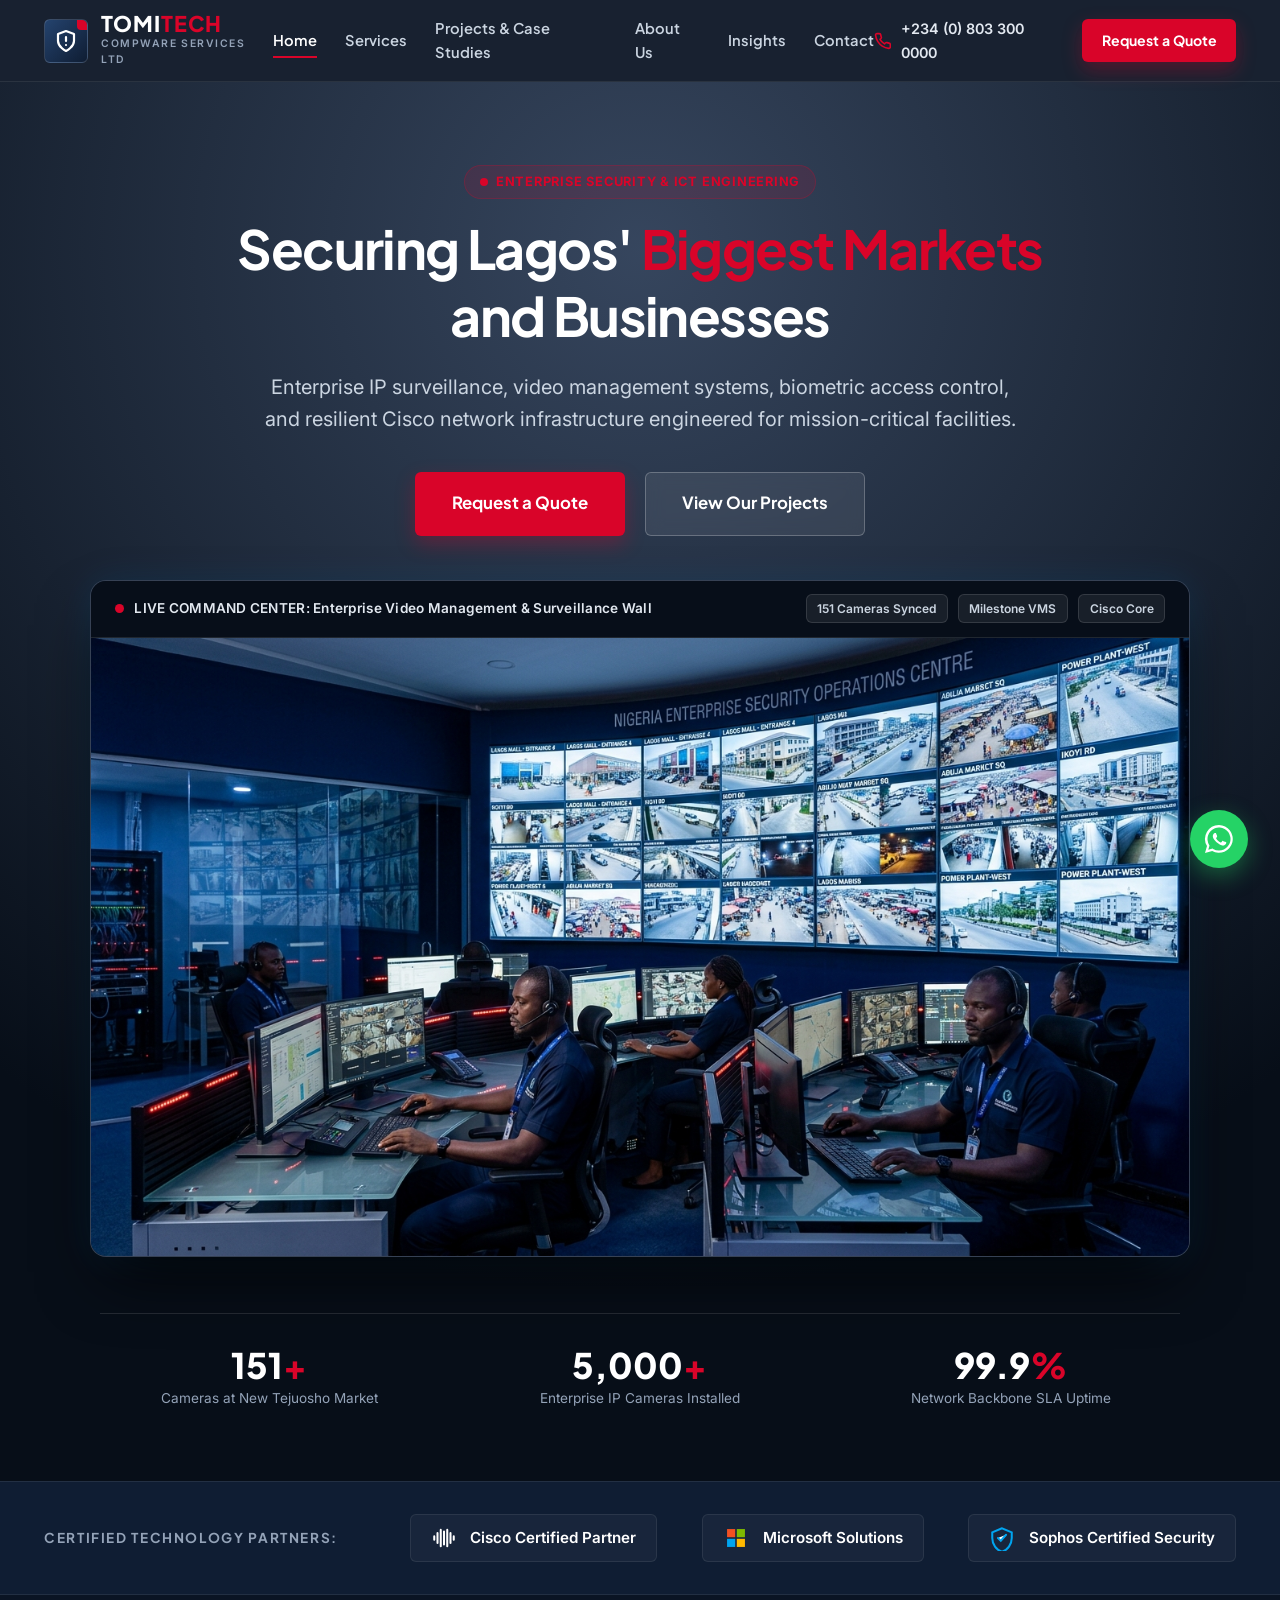
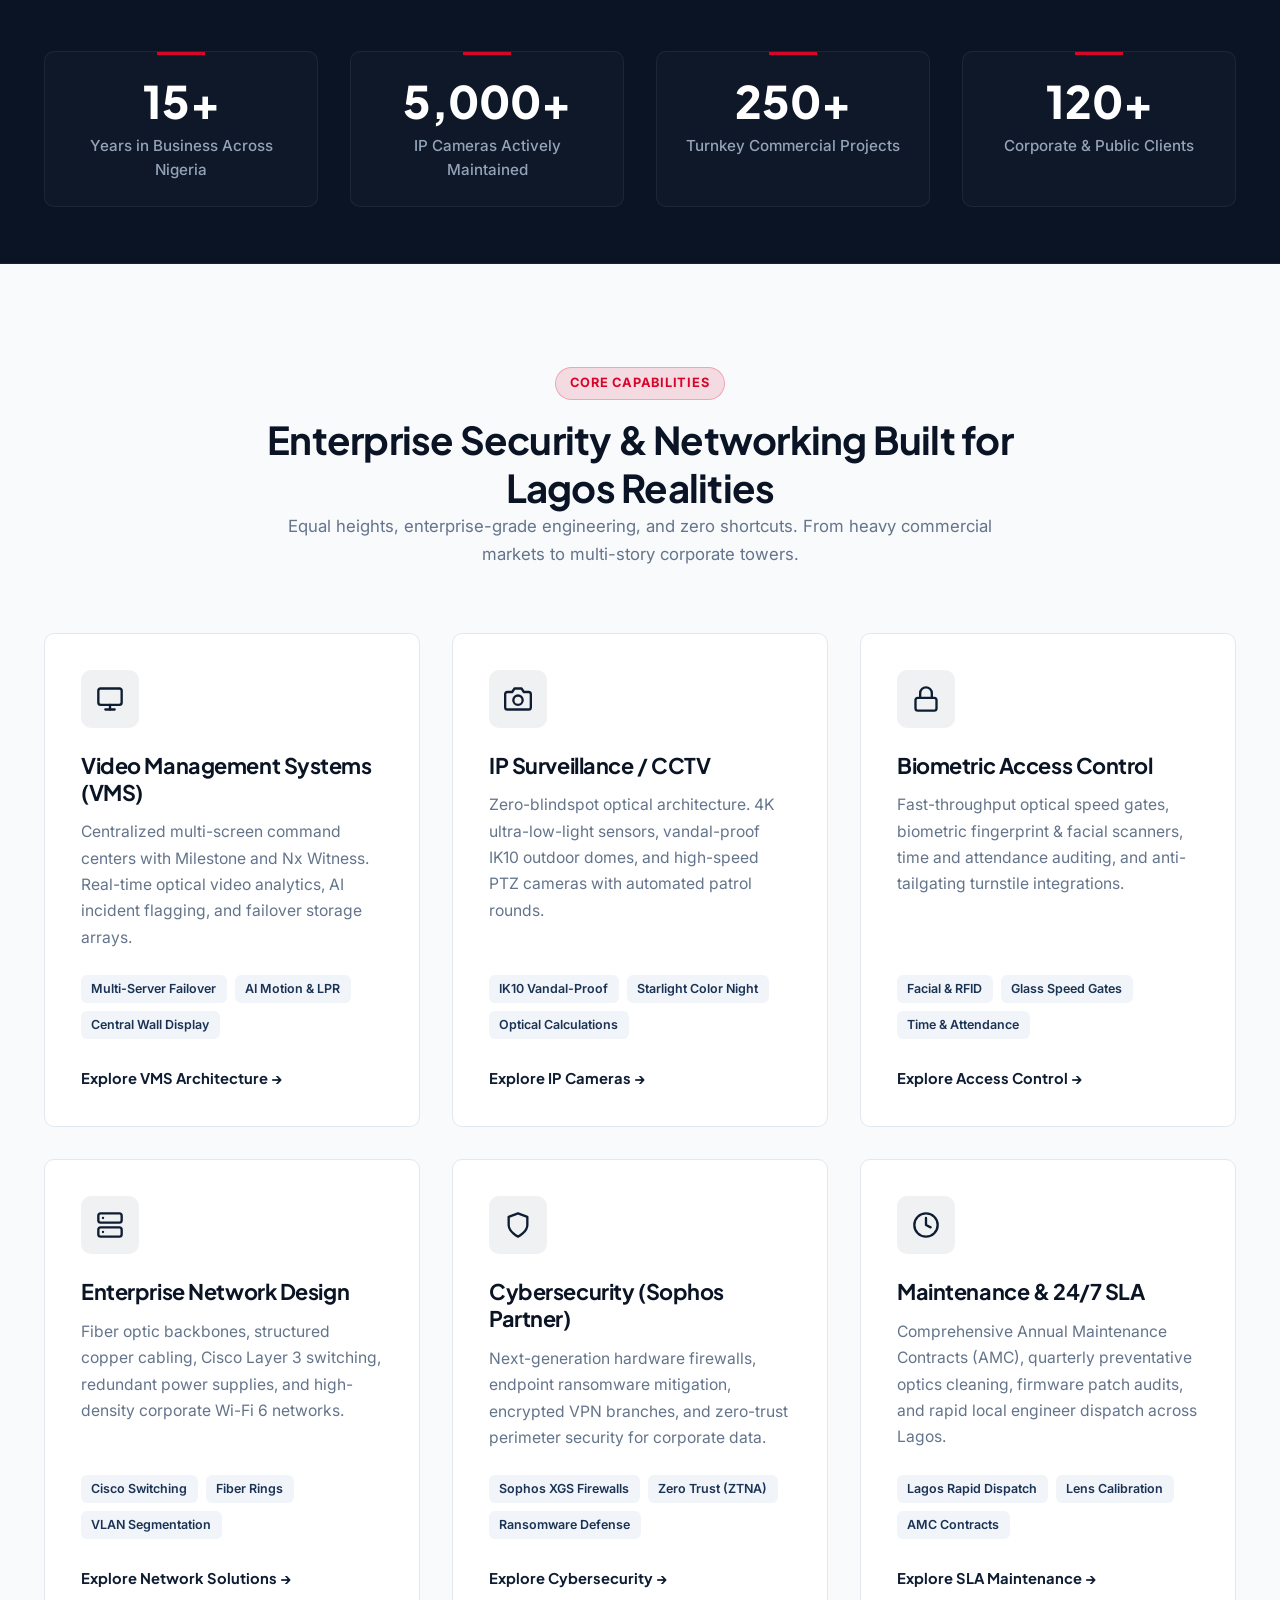
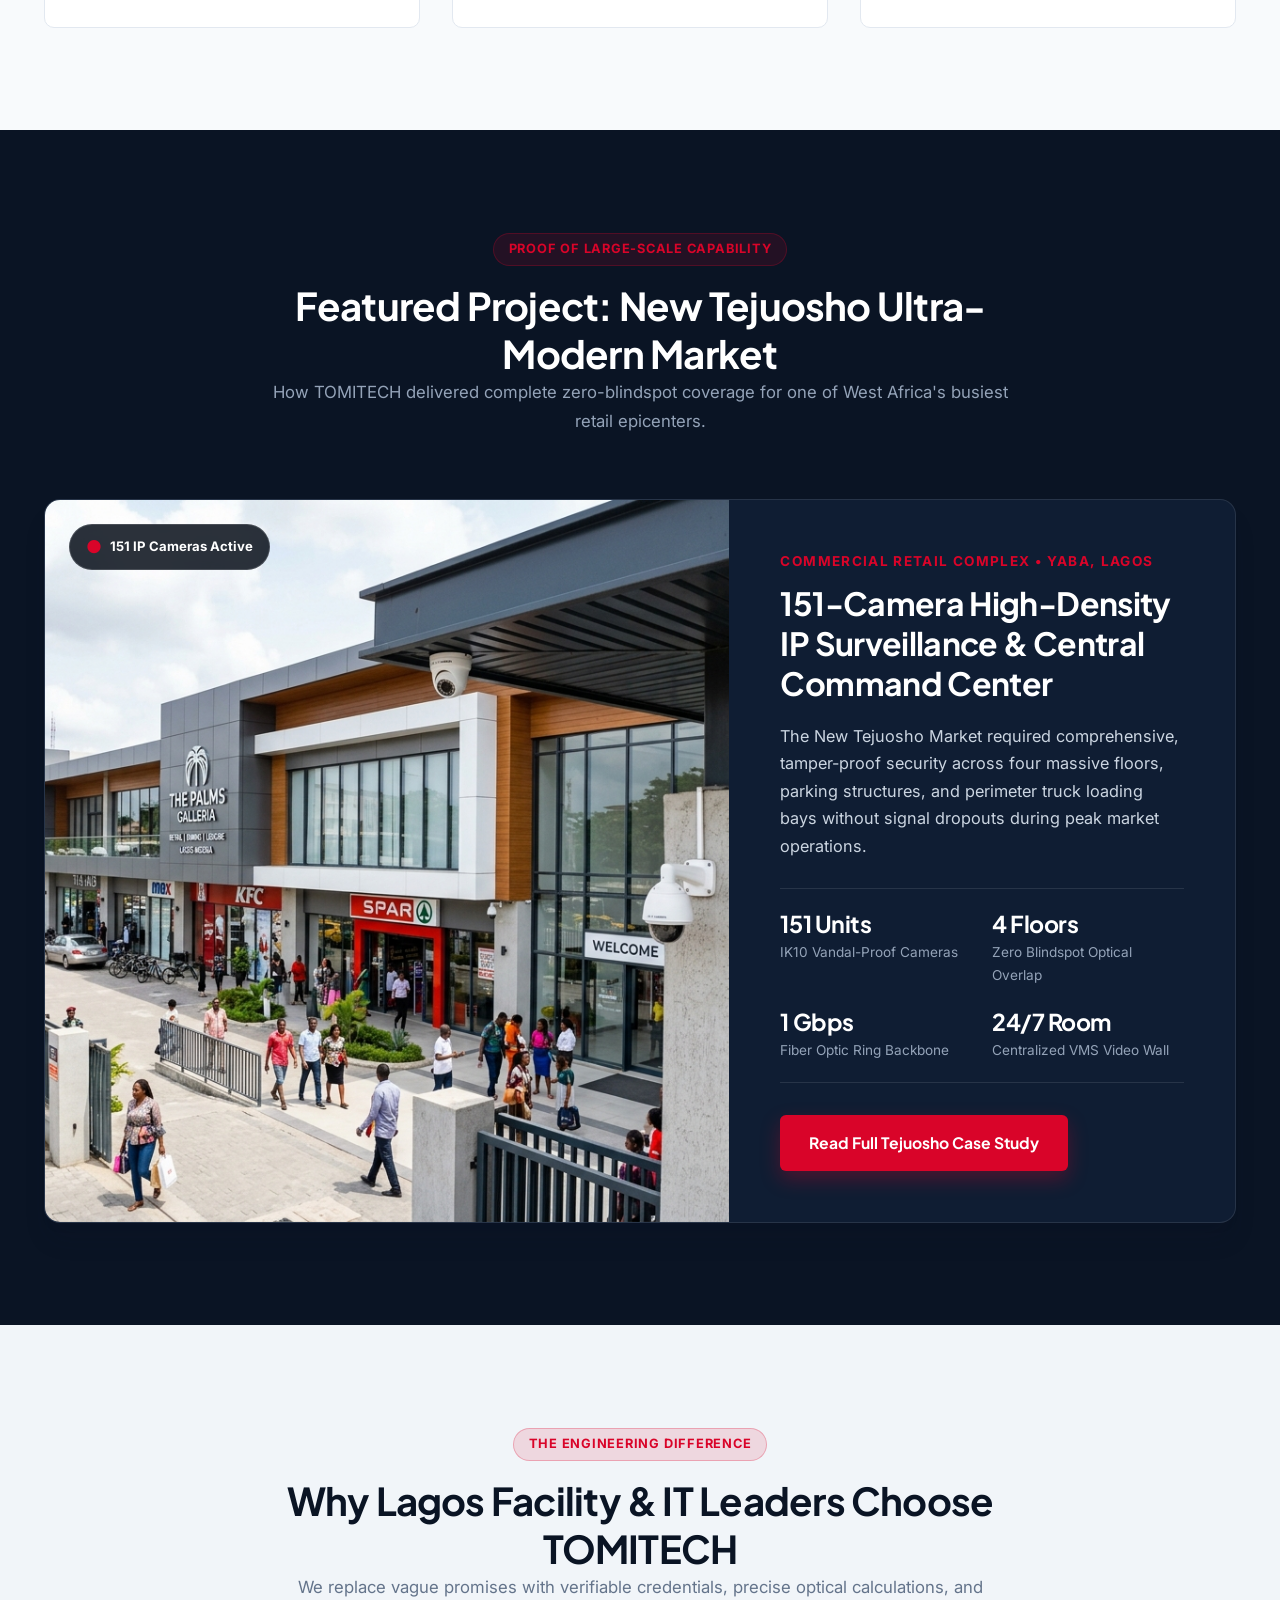
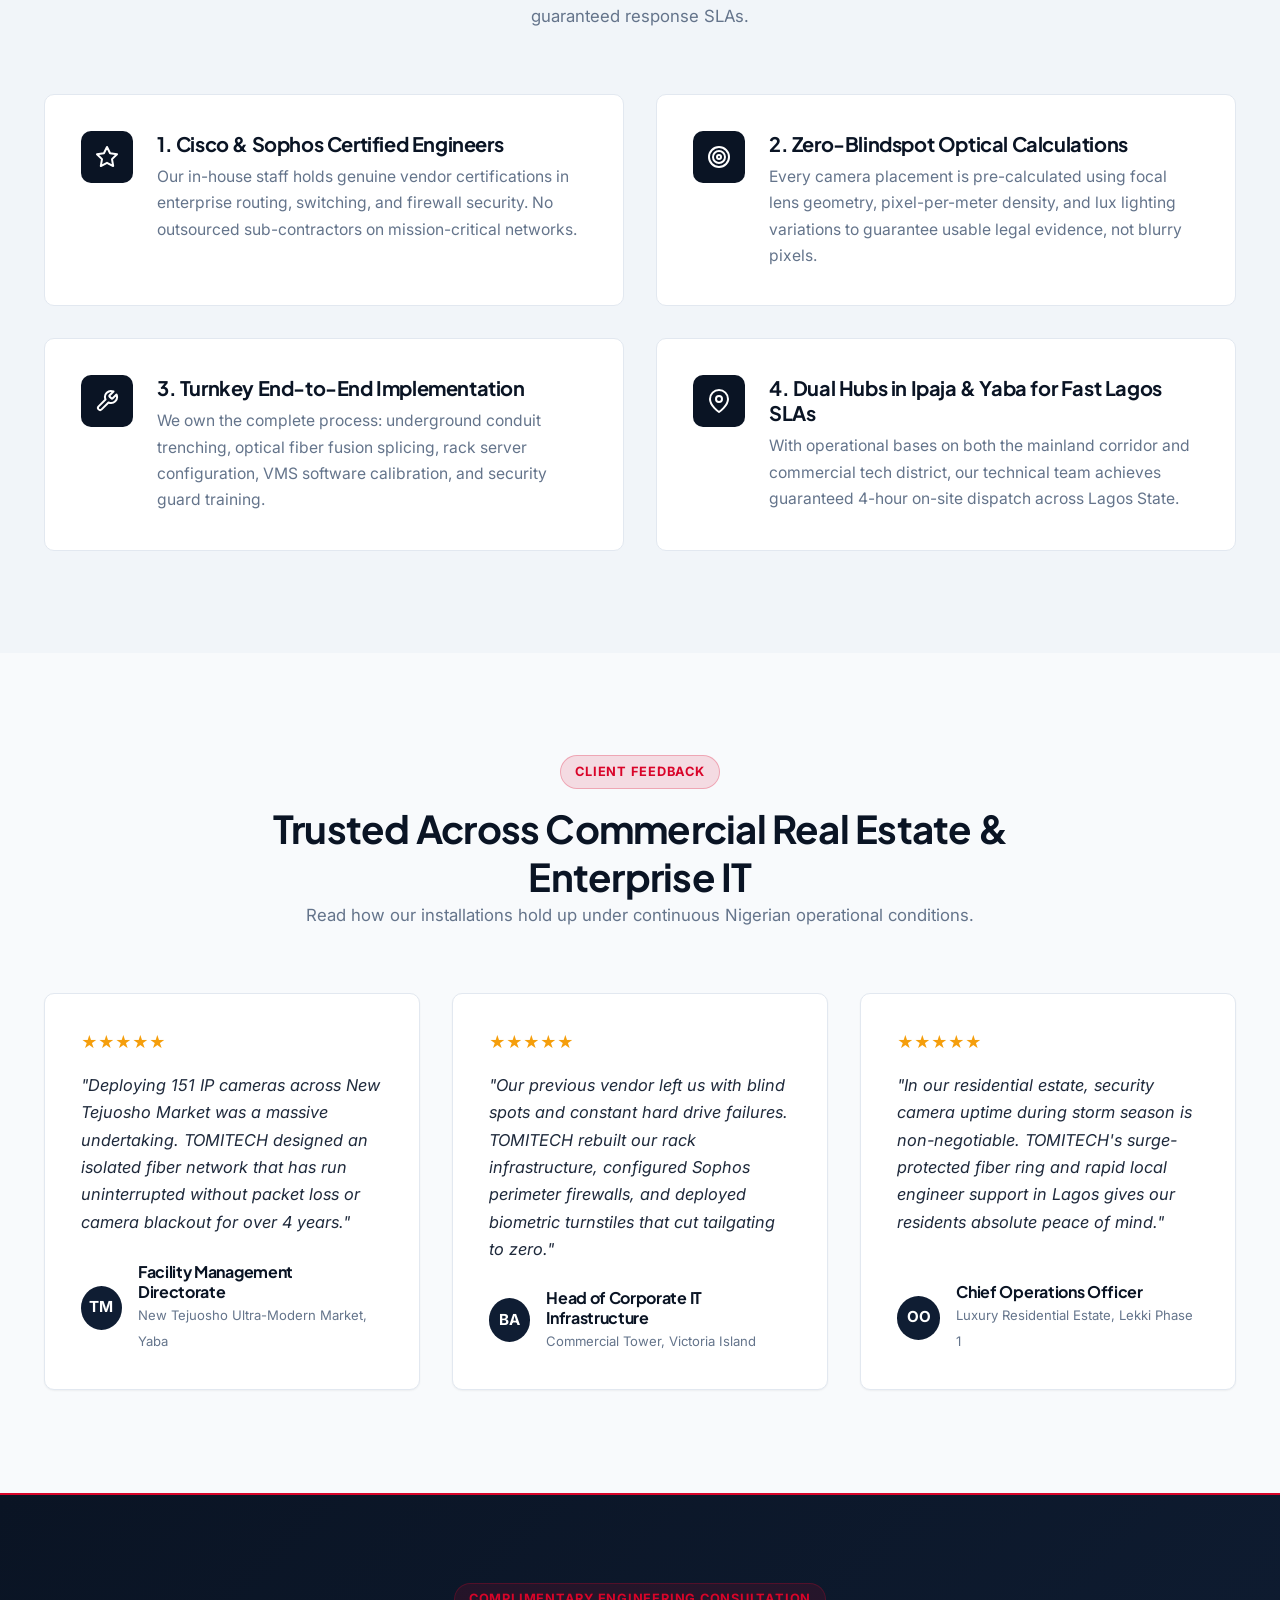
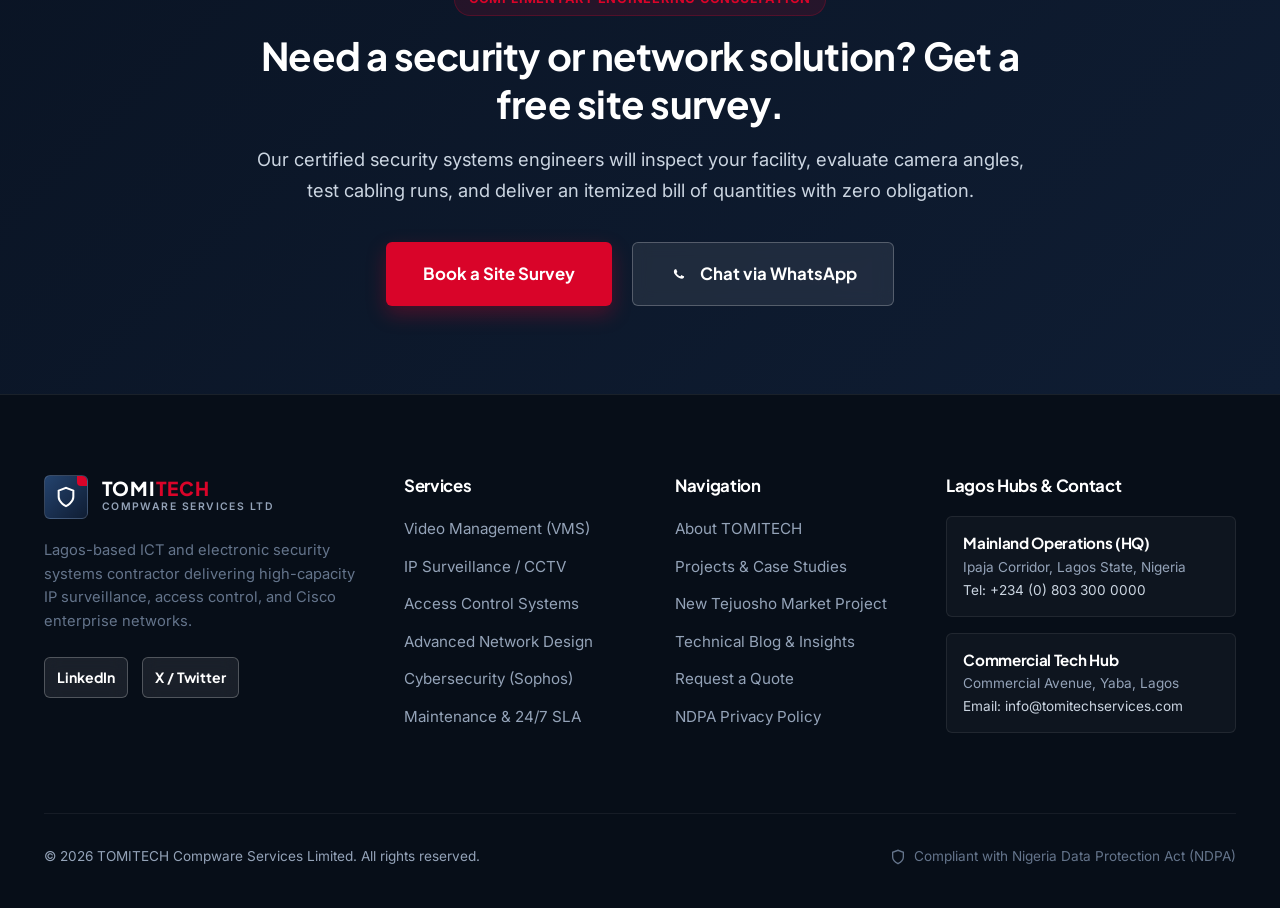
<file: index.html>
<!DOCTYPE html>
<html lang="en">
<head>
  <meta charset="UTF-8">
  <meta name="viewport" content="width=device-width, initial-scale=1.0">
  <title>TOMITECH Compware Services | Enterprise IP Surveillance, Access Control & Network Solutions Lagos</title>
  <meta name="description" content="Lagos-based ICT leader in enterprise IP surveillance (CCTV), video management systems, biometric access control, and Cisco-certified network infrastructure. Proven deliverer of New Tejuosho Market's 151-camera system.">
  <meta name="keywords" content="CCTV installation Lagos, access control Lagos, network design Nigeria, IP surveillance, Cisco partner Lagos, Sophos cybersecurity Nigeria, Tejuosho market CCTV">
  
  <!-- Open Graph / Meta -->
  <meta property="og:type" content="website">
  <meta property="og:url" content="https://tomitech-zeta.vercel.app/">
  <meta property="og:title" content="TOMITECH | Enterprise Security & Network Infrastructure Lagos">
  <meta property="og:description" content="Engineering zero-blindspot surveillance and mission-critical network backbones across commercial facilities, markets, and institutions in Nigeria.">
  <meta property="og:image" content="https://tomitech-zeta.vercel.app/assets/images/hero-control-room.jpg">
  <link rel="canonical" href="https://tomitech-zeta.vercel.app/">
  
  <!-- Google Fonts -->
  <link rel="preconnect" href="https://fonts.googleapis.com">
  <link rel="preconnect" href="https://fonts.gstatic.com" crossorigin>
  <link href="https://fonts.googleapis.com/css2?family=Inter:wght@400;500;600;700&family=Plus+Jakarta+Sans:wght@600;700;800&display=swap" rel="stylesheet">
  
  <!-- Main Stylesheet -->
  <link rel="stylesheet" href="assets/css/style.css">

  <!-- Schema.org Structured Data -->
  <script type="application/ld+json">
  {
    "@context": "https://schema.org",
    "@type": "LocalBusiness",
    "name": "TOMITECH Compware Services Limited",
    "image": "assets/images/hero-control-room.jpg",
    "telephone": "+2348033000000",
    "email": "info@tomitechservices.com",
    "address": [
      {
        "@type": "PostalAddress",
        "streetAddress": "Mainland Headquarters, Ipaja",
        "addressLocality": "Lagos",
        "addressCountry": "NG"
      },
      {
        "@type": "PostalAddress",
        "streetAddress": "Commercial Hub, Yaba",
        "addressLocality": "Lagos",
        "addressCountry": "NG"
      }
    ],
    "priceRange": "$$",
    "description": "Lagos-based ICT company providing IP surveillance (CCTV), video management systems, access control, and advanced network design and implementation."
  }
  </script>
</head>
<body>

  <!-- Sticky Header (PRD Section 7.1 #1 & Section 8 F3) -->
  <header class="site-header" id="topHeader">
    <div class="container header-container">
      <a href="index.html" class="brand-logo" aria-label="TOMITECH Home">
        <div class="logo-symbol">
          <svg width="24" height="24" viewBox="0 0 24 24" fill="none" stroke="#ffffff" stroke-width="2.2" stroke-linecap="round" stroke-linejoin="round">
            <path d="M12 22s8-4 8-10V5l-8-3-8 3v7c0 6 8 10 8 10z"/>
            <path d="M12 8v4"/>
            <path d="M12 16h.01"/>
          </svg>
        </div>
        <div class="logo-text-group">
          <span class="logo-text-title">TOMI<span>TECH</span></span>
          <span class="logo-text-subtitle">Compware Services Ltd</span>
        </div>
      </a>

      <!-- Desktop Nav -->
      <nav class="nav-links" aria-label="Primary Navigation">
        <a href="index.html" class="nav-link active">Home</a>
        <a href="services.html" class="nav-link">Services</a>
        <a href="projects.html" class="nav-link">Projects & Case Studies</a>
        <a href="about.html" class="nav-link">About Us</a>
        <a href="blog.html" class="nav-link">Insights</a>
        <a href="contact.html" class="nav-link">Contact</a>
      </nav>

      <!-- Persistent CTA & Contact Action -->
      <div class="header-actions">
        <a href="tel:+2348033000000" class="header-phone-link" aria-label="Call TOMITECH Support">
          <svg width="18" height="18" viewBox="0 0 24 24" fill="none" stroke="currentColor" stroke-width="2.2" stroke-linecap="round" stroke-linejoin="round">
            <path d="M22 16.92v3a2 2 0 0 1-2.18 2 19.79 19.79 0 0 1-8.63-3.07 19.5 19.5 0 0 1-6-6 19.79 19.79 0 0 1-3.07-8.67A2 2 0 0 1 4.11 2h3a2 2 0 0 1 2 1.72 12.84 12.84 0 0 0 .7 2.81 2 2 0 0 1-.45 2.11L8.09 9.91a16 16 0 0 0 6 6l1.27-1.27a2 2 0 0 1 2.11-.45 12.84 12.84 0 0 0 2.81.7A2 2 0 0 1 22 16.92z"/>
          </svg>
          <span>+234 (0) 803 300 0000</span>
        </a>
        <a href="contact.html" class="btn btn-primary btn-sm">Request a Quote</a>
        <button class="menu-toggle-btn" aria-label="Toggle navigation menu" aria-expanded="false">
          <svg width="28" height="28" viewBox="0 0 24 24" fill="none" stroke="currentColor" stroke-width="2">
            <line x1="3" y1="12" x2="21" y2="12"></line>
            <line x1="3" y1="6" x2="21" y2="6"></line>
            <line x1="3" y1="18" x2="21" y2="18"></line>
          </svg>
        </button>
      </div>
    </div>
  </header>

  <!-- Mobile Drawer -->
  <div class="mobile-nav-drawer" id="mobileDrawer">
    <a href="index.html" class="nav-link active">Home</a>
    <a href="services.html" class="nav-link">Services (CCTV, VMS, Networks)</a>
    <a href="projects.html" class="nav-link">Projects & Case Studies</a>
    <a href="about.html" class="nav-link">About TOMITECH</a>
    <a href="blog.html" class="nav-link">Insights & Guides</a>
    <a href="contact.html" class="nav-link">Contact & Locations</a>
    <div style="margin-top: 1.5rem; display: flex; flex-direction: column; gap: 1rem;">
      <a href="tel:+2348033000000" class="btn btn-secondary">Direct Phone: +234 803 300 0000</a>
      <a href="contact.html" class="btn btn-primary">Request a Free Quote</a>
    </div>
  </div>

  <main id="mainContent">
    <!-- Hero Section (PRD Section 7.1 #2 & Visual Showcase Under Text) -->
    <section class="hero-section">
      <div class="container hero-container">
        <!-- Hero Content Header -->
        <div class="hero-content">
          <div class="badge badge-red badge-pulse">
            Enterprise Security & ICT Engineering
          </div>
          <h1 class="hero-title">
            Securing Lagos' <span class="highlight-red">Biggest Markets</span> and Businesses
          </h1>
          <p class="hero-description">
            Enterprise IP surveillance, video management systems, biometric access control, and resilient Cisco network infrastructure engineered for mission-critical facilities.
          </p>
          <div class="hero-cta-group">
            <a href="contact.html" class="btn btn-primary btn-lg">Request a Quote</a>
            <a href="projects.html" class="btn btn-secondary btn-lg">View Our Projects</a>
          </div>
        </div>

        <!-- Clear Visual Showcase Displayed Under Text -->
        <div class="hero-showcase-wrapper">
          <div class="hero-showcase-frame">
            <div class="hero-showcase-topbar">
              <div class="showcase-status-indicator">
                <span class="live-pulse-dot"></span>
                <span class="showcase-status-text">LIVE COMMAND CENTER: Enterprise Video Management & Surveillance Wall</span>
              </div>
              <div class="showcase-tech-tags">
                <span class="showcase-tag">151 Cameras Synced</span>
                <span class="showcase-tag">Milestone VMS</span>
                <span class="showcase-tag">Cisco Core</span>
              </div>
            </div>
            <div class="hero-showcase-img-wrap">
              <img src="assets/images/hero-control-room.jpg" alt="TOMITECH Enterprise Security Operations Control Room" width="1920" height="1080" fetchpriority="high">
            </div>
          </div>
        </div>

        <!-- Hero Metrics -->
        <div class="hero-key-metrics">
          <div class="hero-metric-item">
            <span class="metric-number">151<span>+</span></span>
            <span class="metric-label">Cameras at New Tejuosho Market</span>
          </div>
          <div class="hero-metric-item">
            <span class="metric-number">5,000<span>+</span></span>
            <span class="metric-label">Enterprise IP Cameras Installed</span>
          </div>
          <div class="hero-metric-item">
            <span class="metric-number">99.9<span>%</span></span>
            <span class="metric-label">Network Backbone SLA Uptime</span>
          </div>
        </div>
      </div>
    </section>

    <!-- Trust Strip: Cisco, Microsoft, Sophos (PRD Section 7.1 #3) -->
    <section class="trust-strip">
      <div class="container trust-strip-inner">
        <span class="trust-lead-text">Certified Technology Partners:</span>
        <div class="partner-badges-row">
          <div class="partner-logo-item">
            <svg viewBox="0 0 32 32" fill="currentColor">
              <path d="M4 14v4M8 10v12M12 6v20M16 8v16M20 6v20M24 10v12M28 14v4" stroke="currentColor" stroke-width="2.5" stroke-linecap="round"/>
            </svg>
            <span>Cisco Certified Partner</span>
          </div>
          <div class="partner-logo-item">
            <svg viewBox="0 0 32 32" fill="currentColor">
              <rect x="5" y="5" width="10" height="10" fill="#f25022"/>
              <rect x="17" y="5" width="10" height="10" fill="#7fba00"/>
              <rect x="5" y="17" width="10" height="10" fill="#00a4ef"/>
              <rect x="17" y="17" width="10" height="10" fill="#ffb900"/>
            </svg>
            <span>Microsoft Solutions</span>
          </div>
          <div class="partner-logo-item">
            <svg viewBox="0 0 32 32" fill="currentColor">
              <path d="M16 4L4 9v7c0 7.8 5.1 15 12 17 6.9-2 12-9.2 12-17V9L16 4z" fill="none" stroke="#00a4ef" stroke-width="2.5"/>
              <path d="M11 16l3.5 3.5L21 12" stroke="#00a4ef" stroke-width="2.5" stroke-linecap="round"/>
            </svg>
            <span>Sophos Certified Security</span>
          </div>
        </div>
      </div>
    </section>

    <!-- Stats Row (PRD Section 7.1 #4) -->
    <section class="stats-banner">
      <div class="container">
        <div class="stats-grid">
          <div class="stat-card">
            <div class="stat-big-val">15+</div>
            <div class="stat-desc">Years in Business Across Nigeria</div>
          </div>
          <div class="stat-card">
            <div class="stat-big-val">5,000+</div>
            <div class="stat-desc">IP Cameras Actively Maintained</div>
          </div>
          <div class="stat-card">
            <div class="stat-big-val">250+</div>
            <div class="stat-desc">Turnkey Commercial Projects</div>
          </div>
          <div class="stat-card">
            <div class="stat-big-val">120+</div>
            <div class="stat-desc">Corporate & Public Clients</div>
          </div>
        </div>
      </div>
    </section>

    <!-- Services Overview (PRD Section 7.1 #5) -->
    <section class="section" id="services">
      <div class="container">
        <div class="section-header">
          <div class="badge badge-red">Core Capabilities</div>
          <h2>Enterprise Security & Networking Built for Lagos Realities</h2>
          <p>Equal heights, enterprise-grade engineering, and zero shortcuts. From heavy commercial markets to multi-story corporate towers.</p>
        </div>

        <div class="services-grid">
          <!-- 1. Video Management Systems (VMS) -->
          <article class="service-card">
            <div class="service-icon-box">
              <svg width="28" height="28" viewBox="0 0 24 24" fill="none" stroke="currentColor" stroke-width="2" stroke-linecap="round" stroke-linejoin="round">
                <rect x="2" y="3" width="20" height="14" rx="2" ry="2"/>
                <line x1="8" y1="21" x2="16" y2="21"/>
                <line x1="12" y1="17" x2="12" y2="21"/>
              </svg>
            </div>
            <h3 class="service-card-title">Video Management Systems (VMS)</h3>
            <p class="service-card-desc">Centralized multi-screen command centers with Milestone and Nx Witness. Real-time optical video analytics, AI incident flagging, and failover storage arrays.</p>
            <div class="service-pill-list">
              <span class="service-pill">Multi-Server Failover</span>
              <span class="service-pill">AI Motion & LPR</span>
              <span class="service-pill">Central Wall Display</span>
            </div>
            <a href="services.html#vms" class="service-card-link">
              Explore VMS Architecture &rarr;
            </a>
          </article>

          <!-- 2. IP Surveillance / CCTV -->
          <article class="service-card">
            <div class="service-icon-box">
              <svg width="28" height="28" viewBox="0 0 24 24" fill="none" stroke="currentColor" stroke-width="2" stroke-linecap="round" stroke-linejoin="round">
                <path d="M23 19a2 2 0 0 1-2 2H3a2 2 0 0 1-2-2V8a2 2 0 0 1 2-2h4l2-3h6l2 3h4a2 2 0 0 1 2 2z"/>
                <circle cx="12" cy="13" r="4"/>
              </svg>
            </div>
            <h3 class="service-card-title">IP Surveillance / CCTV</h3>
            <p class="service-card-desc">Zero-blindspot optical architecture. 4K ultra-low-light sensors, vandal-proof IK10 outdoor domes, and high-speed PTZ cameras with automated patrol rounds.</p>
            <div class="service-pill-list">
              <span class="service-pill">IK10 Vandal-Proof</span>
              <span class="service-pill">Starlight Color Night</span>
              <span class="service-pill">Optical Calculations</span>
            </div>
            <a href="services.html#cctv" class="service-card-link">
              Explore IP Cameras &rarr;
            </a>
          </article>

          <!-- 3. Access Control Systems -->
          <article class="service-card">
            <div class="service-icon-box">
              <svg width="28" height="28" viewBox="0 0 24 24" fill="none" stroke="currentColor" stroke-width="2" stroke-linecap="round" stroke-linejoin="round">
                <rect x="3" y="11" width="18" height="11" rx="2" ry="2"/>
                <path d="M7 11V7a5 5 0 0 1 10 0v4"/>
              </svg>
            </div>
            <h3 class="service-card-title">Biometric Access Control</h3>
            <p class="service-card-desc">Fast-throughput optical speed gates, biometric fingerprint & facial scanners, time and attendance auditing, and anti-tailgating turnstile integrations.</p>
            <div class="service-pill-list">
              <span class="service-pill">Facial & RFID</span>
              <span class="service-pill">Glass Speed Gates</span>
              <span class="service-pill">Time & Attendance</span>
            </div>
            <a href="services.html#access-control" class="service-card-link">
              Explore Access Control &rarr;
            </a>
          </article>

          <!-- 4. Advanced Network Design -->
          <article class="service-card">
            <div class="service-icon-box">
              <svg width="28" height="28" viewBox="0 0 24 24" fill="none" stroke="currentColor" stroke-width="2" stroke-linecap="round" stroke-linejoin="round">
                <rect x="2" y="2" width="20" height="8" rx="2" ry="2"/>
                <rect x="2" y="14" width="20" height="8" rx="2" ry="2"/>
                <line x1="6" y1="6" x2="6.01" y2="6"/>
                <line x1="6" y1="18" x2="6.01" y2="18"/>
              </svg>
            </div>
            <h3 class="service-card-title">Enterprise Network Design</h3>
            <p class="service-card-desc">Fiber optic backbones, structured copper cabling, Cisco Layer 3 switching, redundant power supplies, and high-density corporate Wi-Fi 6 networks.</p>
            <div class="service-pill-list">
              <span class="service-pill">Cisco Switching</span>
              <span class="service-pill">Fiber Rings</span>
              <span class="service-pill">VLAN Segmentation</span>
            </div>
            <a href="services.html#network-design" class="service-card-link">
              Explore Network Solutions &rarr;
            </a>
          </article>

          <!-- 5. Cybersecurity (Sophos) -->
          <article class="service-card">
            <div class="service-icon-box">
              <svg width="28" height="28" viewBox="0 0 24 24" fill="none" stroke="currentColor" stroke-width="2" stroke-linecap="round" stroke-linejoin="round">
                <path d="M12 22s8-4 8-10V5l-8-3-8 3v7c0 6 8 10 8 10z"/>
              </svg>
            </div>
            <h3 class="service-card-title">Cybersecurity (Sophos Partner)</h3>
            <p class="service-card-desc">Next-generation hardware firewalls, endpoint ransomware mitigation, encrypted VPN branches, and zero-trust perimeter security for corporate data.</p>
            <div class="service-pill-list">
              <span class="service-pill">Sophos XGS Firewalls</span>
              <span class="service-pill">Zero Trust (ZTNA)</span>
              <span class="service-pill">Ransomware Defense</span>
            </div>
            <a href="services.html#cybersecurity" class="service-card-link">
              Explore Cybersecurity &rarr;
            </a>
          </article>

          <!-- 6. Maintenance and Support -->
          <article class="service-card">
            <div class="service-icon-box">
              <svg width="28" height="28" viewBox="0 0 24 24" fill="none" stroke="currentColor" stroke-width="2" stroke-linecap="round" stroke-linejoin="round">
                <circle cx="12" cy="12" r="10"/>
                <polyline points="12 6 12 12 16 14"/>
              </svg>
            </div>
            <h3 class="service-card-title">Maintenance & 24/7 SLA</h3>
            <p class="service-card-desc">Comprehensive Annual Maintenance Contracts (AMC), quarterly preventative optics cleaning, firmware patch audits, and rapid local engineer dispatch across Lagos.</p>
            <div class="service-pill-list">
              <span class="service-pill">Lagos Rapid Dispatch</span>
              <span class="service-pill">Lens Calibration</span>
              <span class="service-pill">AMC Contracts</span>
            </div>
            <a href="services.html#maintenance" class="service-card-link">
              Explore SLA Maintenance &rarr;
            </a>
          </article>
        </div>
      </div>
    </section>

    <!-- Featured Project: New Tejuosho Market (PRD Section 7.1 #6) -->
    <section class="section section-dark" id="featured-case-study">
      <div class="container">
        <div class="section-header">
          <div class="badge badge-red">Proof of Large-Scale Capability</div>
          <h2 class="text-white">Featured Project: New Tejuosho Ultra-Modern Market</h2>
          <p class="text-muted-light">How TOMITECH delivered complete zero-blindspot coverage for one of West Africa's busiest retail epicenters.</p>
        </div>

        <div class="featured-project-box">
          <div class="project-visual-side">
            <img src="assets/images/project-tejuosho.jpg" alt="New Tejuosho Market CCTV Deployment" width="1000" height="700" loading="lazy">
            <div class="project-badge-overlay">
              <span style="color: var(--color-accent-red); font-size: 1.1rem;">●</span>
              <span>151 IP Cameras Active</span>
            </div>
          </div>
          <div class="project-info-side">
            <div class="project-meta-headline">Commercial Retail Complex • Yaba, Lagos</div>
            <h3 class="project-title">151-Camera High-Density IP Surveillance & Central Command Center</h3>
            <p class="project-summary-text">
              The New Tejuosho Market required comprehensive, tamper-proof security across four massive floors, parking structures, and perimeter truck loading bays without signal dropouts during peak market operations.
            </p>
            <div class="project-spec-highlights">
              <div class="spec-item">
                <h5>151 Units</h5>
                <p>IK10 Vandal-Proof Cameras</p>
              </div>
              <div class="spec-item">
                <h5>4 Floors</h5>
                <p>Zero Blindspot Optical Overlap</p>
              </div>
              <div class="spec-item">
                <h5>1 Gbps</h5>
                <p>Fiber Optic Ring Backbone</p>
              </div>
              <div class="spec-item">
                <h5>24/7 Room</h5>
                <p>Centralized VMS Video Wall</p>
              </div>
            </div>
            <div>
              <a href="projects.html#tejuosho" class="btn btn-primary">Read Full Tejuosho Case Study</a>
            </div>
          </div>
        </div>
      </div>
    </section>

    <!-- Why TOMITECH (PRD Section 7.1 #7 - Rewritten with specifics) -->
    <section class="section section-slate" id="why-us">
      <div class="container">
        <div class="section-header">
          <div class="badge badge-red">The Engineering Difference</div>
          <h2>Why Lagos Facility & IT Leaders Choose TOMITECH</h2>
          <p>We replace vague promises with verifiable credentials, precise optical calculations, and guaranteed response SLAs.</p>
        </div>

        <div class="why-grid">
          <div class="why-card">
            <div class="why-icon-wrap">
              <svg width="24" height="24" viewBox="0 0 24 24" fill="none" stroke="currentColor" stroke-width="2" stroke-linecap="round" stroke-linejoin="round">
                <path d="M12 2l3.09 6.26L22 9.27l-5 4.87 1.18 6.88L12 17.77l-6.18 3.25L7 14.14 2 9.27l6.91-1.01L12 2z"/>
              </svg>
            </div>
            <div class="why-content">
              <h4>1. Cisco & Sophos Certified Engineers</h4>
              <p>Our in-house staff holds genuine vendor certifications in enterprise routing, switching, and firewall security. No outsourced sub-contractors on mission-critical networks.</p>
            </div>
          </div>

          <div class="why-card">
            <div class="why-icon-wrap">
              <svg width="24" height="24" viewBox="0 0 24 24" fill="none" stroke="currentColor" stroke-width="2" stroke-linecap="round" stroke-linejoin="round">
                <circle cx="12" cy="12" r="10"/>
                <circle cx="12" cy="12" r="6"/>
                <circle cx="12" cy="12" r="2"/>
              </svg>
            </div>
            <div class="why-content">
              <h4>2. Zero-Blindspot Optical Calculations</h4>
              <p>Every camera placement is pre-calculated using focal lens geometry, pixel-per-meter density, and lux lighting variations to guarantee usable legal evidence, not blurry pixels.</p>
            </div>
          </div>

          <div class="why-card">
            <div class="why-icon-wrap">
              <svg width="24" height="24" viewBox="0 0 24 24" fill="none" stroke="currentColor" stroke-width="2" stroke-linecap="round" stroke-linejoin="round">
                <path d="M14.7 6.3a1 1 0 0 0 0 1.4l1.6 1.6a1 1 0 0 0 1.4 0l3.77-3.77a6 6 0 0 1-7.94 7.94l-6.91 6.91a2.12 2.12 0 0 1-3-3l6.91-6.91a6 6 0 0 1 7.94-7.94l-3.76 3.76z"/>
              </svg>
            </div>
            <div class="why-content">
              <h4>3. Turnkey End-to-End Implementation</h4>
              <p>We own the complete process: underground conduit trenching, optical fiber fusion splicing, rack server configuration, VMS software calibration, and security guard training.</p>
            </div>
          </div>

          <div class="why-card">
            <div class="why-icon-wrap">
              <svg width="24" height="24" viewBox="0 0 24 24" fill="none" stroke="currentColor" stroke-width="2" stroke-linecap="round" stroke-linejoin="round">
                <path d="M21 10c0 7-9 13-9 13s-9-6-9-13a9 9 0 0 1 18 0z"/>
                <circle cx="12" cy="10" r="3"/>
              </svg>
            </div>
            <div class="why-content">
              <h4>4. Dual Hubs in Ipaja & Yaba for Fast Lagos SLAs</h4>
              <p>With operational bases on both the mainland corridor and commercial tech district, our technical team achieves guaranteed 4-hour on-site dispatch across Lagos State.</p>
            </div>
          </div>
        </div>
      </div>
    </section>

    <!-- Client Testimonials (PRD Section 7.1 #8) -->
    <section class="section" id="testimonials">
      <div class="container">
        <div class="section-header">
          <div class="badge badge-red">Client Feedback</div>
          <h2>Trusted Across Commercial Real Estate & Enterprise IT</h2>
          <p>Read how our installations hold up under continuous Nigerian operational conditions.</p>
        </div>

        <div class="testimonials-grid">
          <div class="testimonial-card">
            <div>
              <div class="quote-stars">★★★★★</div>
              <p class="quote-body">
                "Deploying 151 IP cameras across New Tejuosho Market was a massive undertaking. TOMITECH designed an isolated fiber network that has run uninterrupted without packet loss or camera blackout for over 4 years."
              </p>
            </div>
            <div class="client-author-info">
              <div class="author-avatar-initials">TM</div>
              <div class="author-meta">
                <h5>Facility Management Directorate</h5>
                <span>New Tejuosho Ultra-Modern Market, Yaba</span>
              </div>
            </div>
          </div>

          <div class="testimonial-card">
            <div>
              <div class="quote-stars">★★★★★</div>
              <p class="quote-body">
                "Our previous vendor left us with blind spots and constant hard drive failures. TOMITECH rebuilt our rack infrastructure, configured Sophos perimeter firewalls, and deployed biometric turnstiles that cut tailgating to zero."
              </p>
            </div>
            <div class="client-author-info">
              <div class="author-avatar-initials">BA</div>
              <div class="author-meta">
                <h5>Head of Corporate IT Infrastructure</h5>
                <span>Commercial Tower, Victoria Island</span>
              </div>
            </div>
          </div>

          <div class="testimonial-card">
            <div>
              <div class="quote-stars">★★★★★</div>
              <p class="quote-body">
                "In our residential estate, security camera uptime during storm season is non-negotiable. TOMITECH's surge-protected fiber ring and rapid local engineer support in Lagos gives our residents absolute peace of mind."
              </p>
            </div>
            <div class="client-author-info">
              <div class="author-avatar-initials">OO</div>
              <div class="author-meta">
                <h5>Chief Operations Officer</h5>
                <span>Luxury Residential Estate, Lekki Phase 1</span>
              </div>
            </div>
          </div>
        </div>
      </div>
    </section>

    <!-- Final CTA Band (PRD Section 7.1 #9) -->
    <section class="final-cta-band">
      <div class="container">
        <div class="final-cta-inner">
          <div class="badge badge-red">Complimentary Engineering Consultation</div>
          <h2>Need a security or network solution? Get a free site survey.</h2>
          <p>
            Our certified security systems engineers will inspect your facility, evaluate camera angles, test cabling runs, and deliver an itemized bill of quantities with zero obligation.
          </p>
          <div class="cta-button-cluster">
            <a href="contact.html" class="btn btn-primary btn-lg">Book a Site Survey</a>
            <a href="https://wa.me/2348033000000?text=Hello%20TOMITECH,%20I%20would%20like%20to%20schedule%20a%20site%20survey%20for%20our%20facility." target="_blank" rel="noopener noreferrer" class="btn btn-secondary btn-lg">
              <svg width="20" height="20" viewBox="0 0 24 24" fill="currentColor">
                <path d="M17.472 14.382c-.301-.15-1.78-.879-2.056-.98-.276-.1-.476-.15-.677.15-.2.301-.777.98-.953 1.18-.175.2-.351.226-.652.075-.301-.15-1.27-.468-2.42-1.493-.895-.798-1.5-1.784-1.676-2.085-.175-.301-.019-.464.132-.614.136-.135.301-.351.451-.527.151-.175.201-.301.301-.502.1-.2.05-.376-.025-.526-.075-.15-.677-1.631-.928-2.234-.244-.588-.493-.508-.677-.517l-.578-.01c-.2 0-.527.075-.803.376s-1.054 1.03-1.054 2.511 1.08 2.912 1.23 3.113c.151.2 2.126 3.246 5.15 4.553.72.311 1.282.497 1.72.637.723.23 1.381.198 1.901.12.58-.087 1.78-.728 2.031-1.432.251-.703.251-1.306.176-1.432-.075-.125-.276-.201-.577-.351z"/>
              </svg>
              Chat via WhatsApp
            </a>
          </div>
        </div>
      </div>
    </section>
  </main>

  <!-- Footer (PRD Section 7.1 #10) -->
  <footer class="site-footer">
    <div class="container">
      <div class="footer-top-grid">
        <!-- Col 1: Brand & Bio -->
        <div>
          <a href="index.html" class="brand-logo" style="margin-bottom: 1.25rem;">
            <div class="logo-symbol">
              <svg width="22" height="22" viewBox="0 0 24 24" fill="none" stroke="#fff" stroke-width="2.2">
                <path d="M12 22s8-4 8-10V5l-8-3-8 3v7c0 6 8 10 8 10z"/>
              </svg>
            </div>
            <div class="logo-text-group">
              <span class="logo-text-title" style="font-size: 1.2rem;">TOMI<span>TECH</span></span>
              <span class="logo-text-subtitle">Compware Services Ltd</span>
            </div>
          </a>
          <p style="font-size: 0.92rem; line-height: 1.6; margin-bottom: 1.5rem;">
            Lagos-based ICT and electronic security systems contractor delivering high-capacity IP surveillance, access control, and Cisco enterprise networks.
          </p>
          <div style="display: flex; gap: 0.85rem;">
            <a href="https://linkedin.com" target="_blank" rel="noopener noreferrer" aria-label="LinkedIn" class="btn btn-secondary btn-sm" style="padding: 0.5rem 0.75rem;">LinkedIn</a>
            <a href="https://twitter.com" target="_blank" rel="noopener noreferrer" aria-label="Twitter" class="btn btn-secondary btn-sm" style="padding: 0.5rem 0.75rem;">X / Twitter</a>
          </div>
        </div>

        <!-- Col 2: Services -->
        <div>
          <h4 class="footer-col-title">Services</h4>
          <ul class="footer-nav-list">
            <li><a href="services.html#vms">Video Management (VMS)</a></li>
            <li><a href="services.html#cctv">IP Surveillance / CCTV</a></li>
            <li><a href="services.html#access-control">Access Control Systems</a></li>
            <li><a href="services.html#network-design">Advanced Network Design</a></li>
            <li><a href="services.html#cybersecurity">Cybersecurity (Sophos)</a></li>
            <li><a href="services.html#maintenance">Maintenance & 24/7 SLA</a></li>
          </ul>
        </div>

        <!-- Col 3: Company & Quick Links -->
        <div>
          <h4 class="footer-col-title">Navigation</h4>
          <ul class="footer-nav-list">
            <li><a href="about.html">About TOMITECH</a></li>
            <li><a href="projects.html">Projects & Case Studies</a></li>
            <li><a href="projects.html#tejuosho">New Tejuosho Market Project</a></li>
            <li><a href="blog.html">Technical Blog & Insights</a></li>
            <li><a href="contact.html">Request a Quote</a></li>
            <li><a href="privacy.html">NDPA Privacy Policy</a></li>
          </ul>
        </div>

        <!-- Col 4: Lagos Locations -->
        <div>
          <h4 class="footer-col-title">Lagos Hubs & Contact</h4>
          <div class="location-card-footer">
            <h6>Mainland Operations (HQ)</h6>
            <p>Ipaja Corridor, Lagos State, Nigeria</p>
            <p style="margin-top: 4px; color: #cbd5e1;">Tel: +234 (0) 803 300 0000</p>
          </div>
          <div class="location-card-footer">
            <h6>Commercial Tech Hub</h6>
            <p>Commercial Avenue, Yaba, Lagos</p>
            <p style="margin-top: 4px; color: #cbd5e1;">Email: info@tomitechservices.com</p>
          </div>
        </div>
      </div>

      <!-- Bottom Bar -->
      <div class="footer-bottom-bar">
        <div>
          &copy; 2026 TOMITECH Compware Services Limited. All rights reserved.
        </div>
        <div class="footer-compliance-tag">
          <svg width="16" height="16" viewBox="0 0 24 24" fill="none" stroke="currentColor" stroke-width="2">
            <path d="M12 22s8-4 8-10V5l-8-3-8 3v7c0 6 8 10 8 10z"/>
          </svg>
          <span>Compliant with Nigeria Data Protection Act (NDPA)</span>
        </div>
      </div>
    </div>
  </footer>

  <!-- Floating WhatsApp Button (PRD Section 8 F4) -->
  <div class="floating-whatsapp-widget">
    <div class="whatsapp-tooltip">Chat with an Engineer</div>
    <a href="https://wa.me/2348033000000?text=Hello%20TOMITECH,%20I%20am%20interested%20in%20security%20and%20network%20solutions%20for%20our%20organization." 
       target="_blank" 
       rel="noopener noreferrer" 
       class="whatsapp-bubble-cta" 
       aria-label="Chat with TOMITECH on WhatsApp">
      <svg viewBox="0 0 32 32">
        <path d="M16 2a13.9 13.9 0 0 0-12 21L2 30l7.2-1.9A13.9 13.9 0 1 0 16 2zm0 25.5a11.5 11.5 0 0 1-5.9-1.6l-.4-.3-4.4 1.1 1.2-4.3-.3-.4A11.5 11.5 0 1 1 16 27.5zm6.3-8.6c-.3-.2-2-.9-2.3-1s-.5-.2-.7.2-.8 1-1 1.2-.4.2-.7.1a8.9 8.9 0 0 1-2.6-1.6 9.8 9.8 0 0 1-1.8-2.3c-.2-.3 0-.5.1-.7l.5-.6c.2-.2.2-.4.3-.6s0-.4 0-.6-.7-1.7-1-2.4c-.3-.6-.5-.5-.7-.5h-.6a1.2 1.2 0 0 0-.9.4 3.7 3.7 0 0 0-1.1 2.7 6.4 6.4 0 0 0 1.3 3.4 14.6 14.6 0 0 0 5.6 5c.8.3 1.4.5 1.9.7.8.2 1.5.2 2.1.1.7-.1 2-.8 2.3-1.6.3-.7.3-1.4.2-1.6s-.3-.2-.6-.4z"/>
      </svg>
    </a>
  </div>



  <!-- Script -->
  <script src="assets/js/main.js"></script>
</body>
</html>
</file>
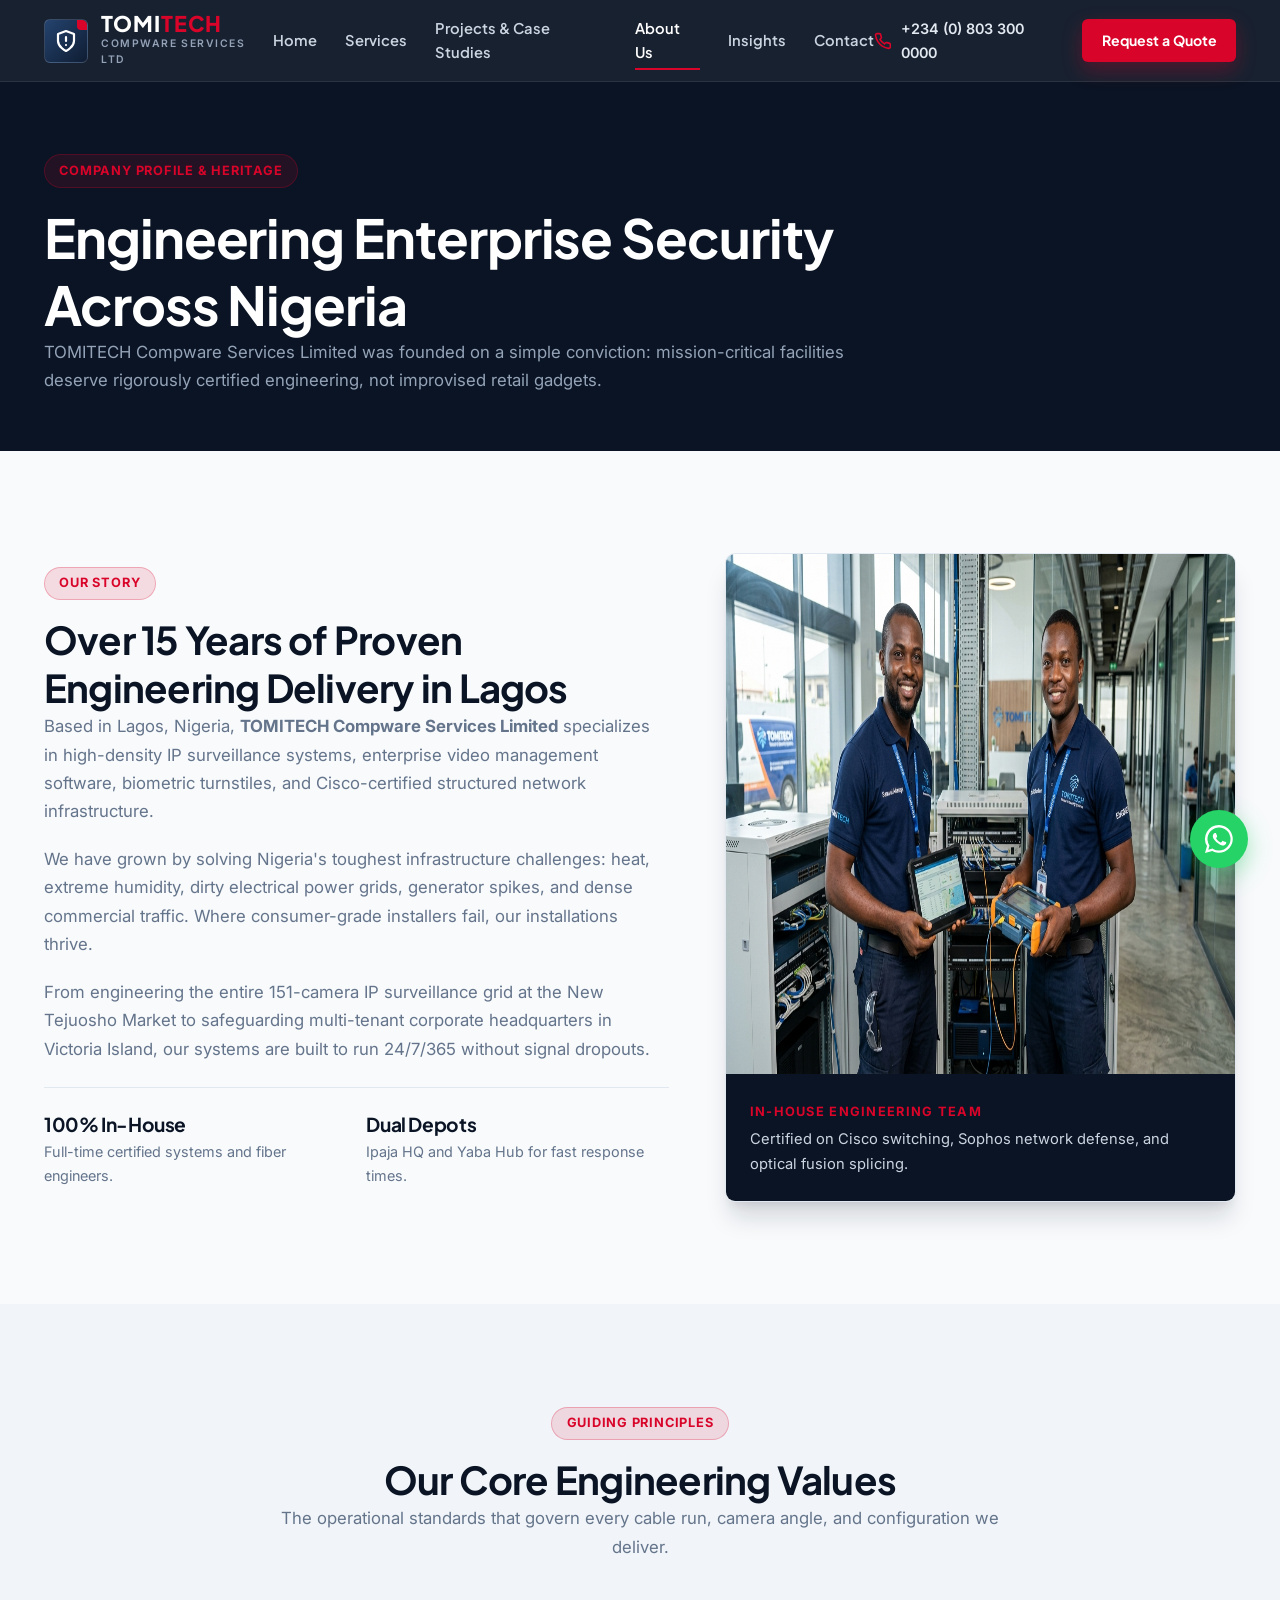
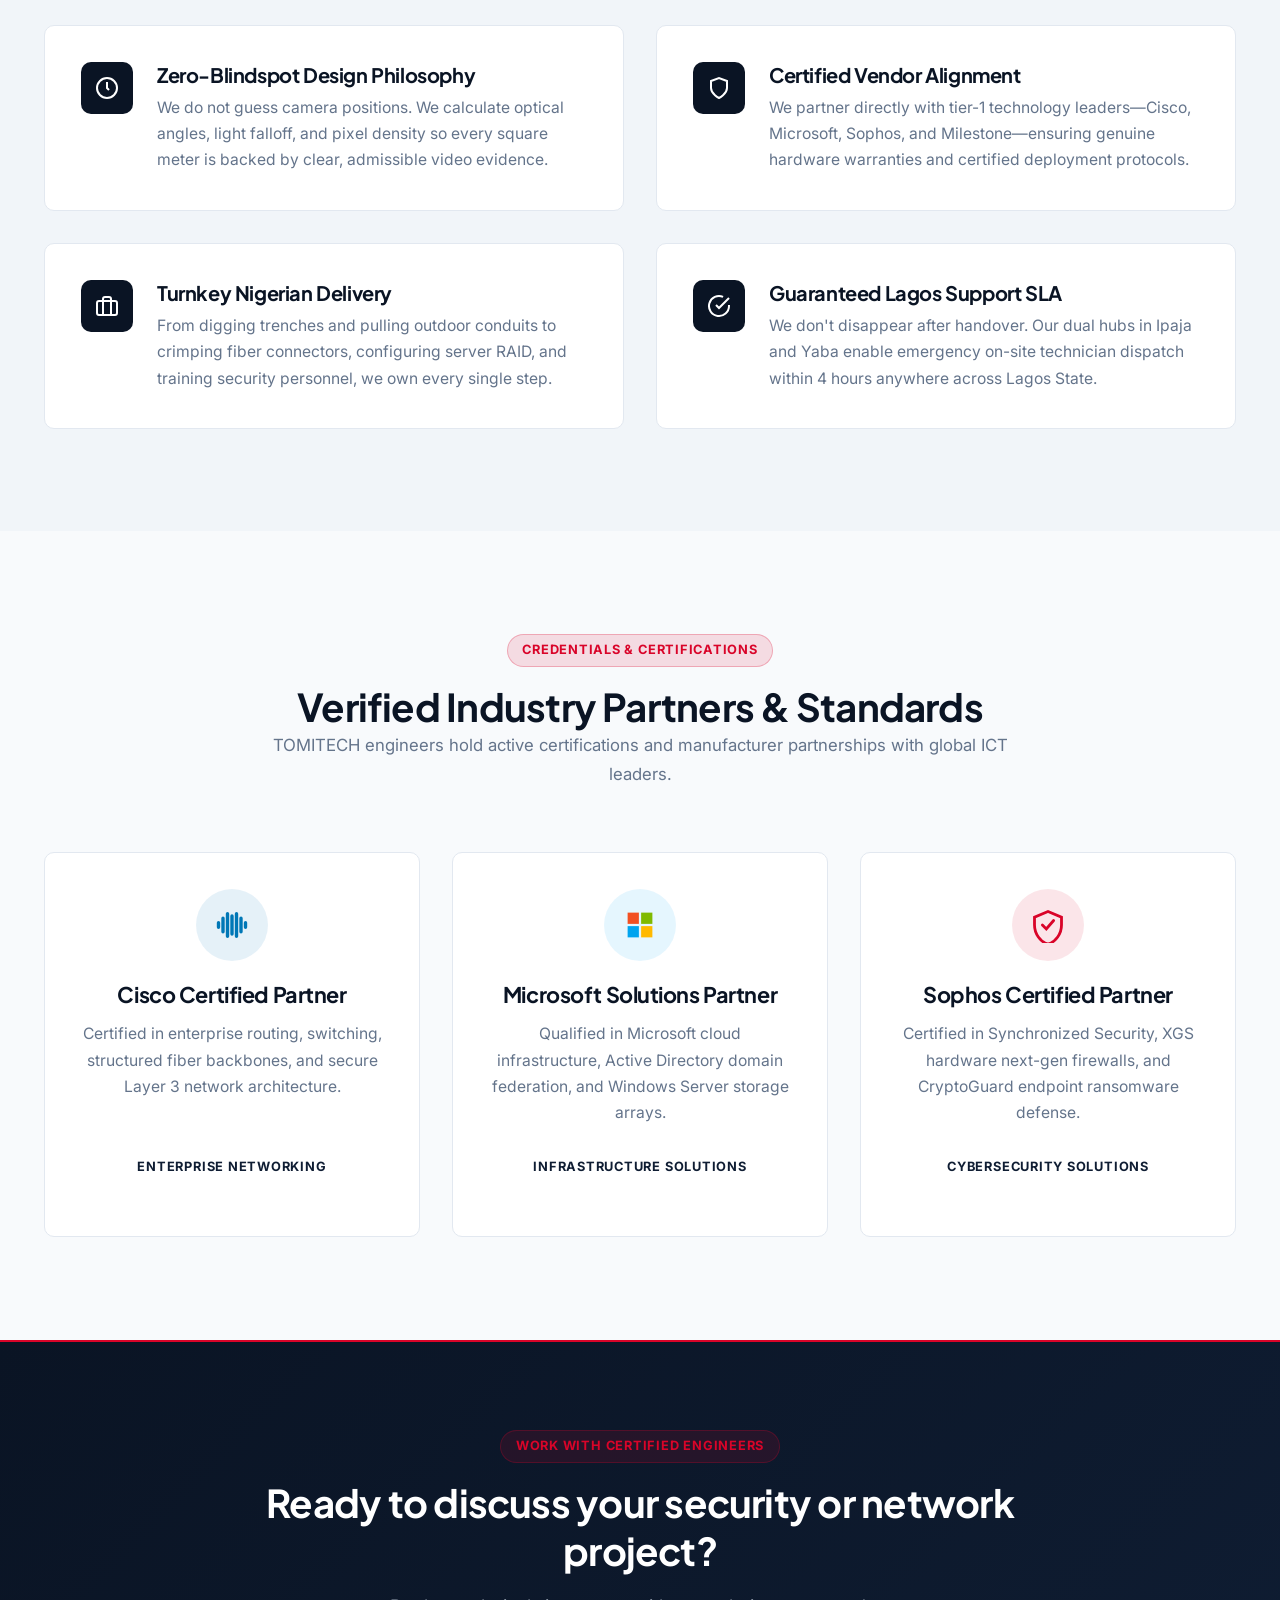
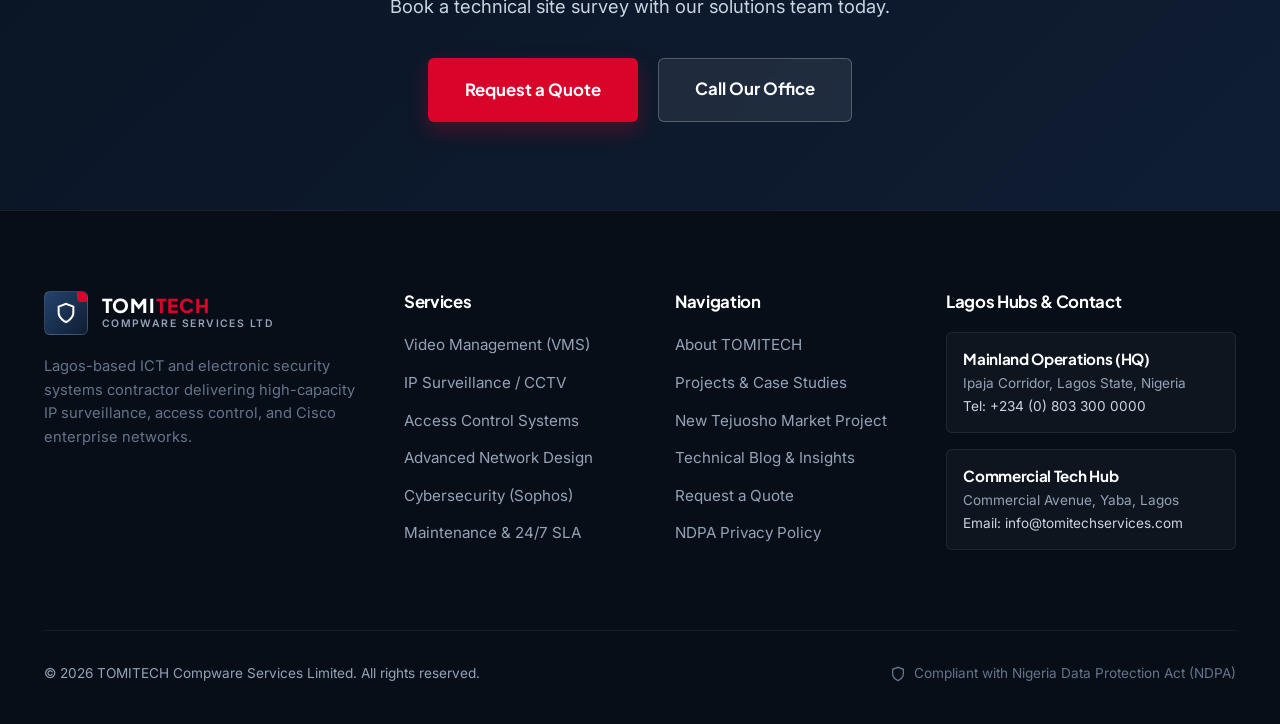
<file: about.html>
<!DOCTYPE html>
<html lang="en">
<head>
  <meta charset="UTF-8">
  <meta name="viewport" content="width=device-width, initial-scale=1.0">
  <title>About TOMITECH | 15+ Years Enterprise ICT & Security Engineering Lagos</title>
  <meta name="description" content="Discover TOMITECH Compware Services Limited. Over 15 years delivering enterprise IP surveillance, certified Cisco network infrastructure, and biometric access control across Lagos and Nigeria.">
  <meta name="keywords" content="About TOMITECH, ICT company Lagos, Cisco partner Nigeria, Sophos partner Lagos, security engineers Nigeria">
  
  <meta property="og:type" content="website">
  <meta property="og:url" content="https://tomitech-zeta.vercel.app/about.html">
  <meta property="og:title" content="About TOMITECH | Compware Services Limited">
  <meta property="og:description" content="Engineering resilient electronic security and high-capacity network systems for Nigerian institutions.">
  <meta property="og:image" content="https://tomitech-zeta.vercel.app/assets/images/team-engineers.jpg">
  <link rel="canonical" href="https://tomitech-zeta.vercel.app/about.html">
  
  <link rel="preconnect" href="https://fonts.googleapis.com">
  <link rel="preconnect" href="https://fonts.gstatic.com" crossorigin>
  <link href="https://fonts.googleapis.com/css2?family=Inter:wght@400;500;600;700&family=Plus+Jakarta+Sans:wght@600;700;800&display=swap" rel="stylesheet">
  
  <link rel="stylesheet" href="assets/css/style.css">
</head>
<body>

  <!-- Sticky Header -->
  <header class="site-header" id="topHeader">
    <div class="container header-container">
      <a href="index.html" class="brand-logo" aria-label="TOMITECH Home">
        <div class="logo-symbol">
          <svg width="24" height="24" viewBox="0 0 24 24" fill="none" stroke="#ffffff" stroke-width="2.2" stroke-linecap="round" stroke-linejoin="round">
            <path d="M12 22s8-4 8-10V5l-8-3-8 3v7c0 6 8 10 8 10z"/>
            <path d="M12 8v4"/>
            <path d="M12 16h.01"/>
          </svg>
        </div>
        <div class="logo-text-group">
          <span class="logo-text-title">TOMI<span>TECH</span></span>
          <span class="logo-text-subtitle">Compware Services Ltd</span>
        </div>
      </a>

      <nav class="nav-links" aria-label="Primary Navigation">
        <a href="index.html" class="nav-link">Home</a>
        <a href="services.html" class="nav-link">Services</a>
        <a href="projects.html" class="nav-link">Projects & Case Studies</a>
        <a href="about.html" class="nav-link active">About Us</a>
        <a href="blog.html" class="nav-link">Insights</a>
        <a href="contact.html" class="nav-link">Contact</a>
      </nav>

      <div class="header-actions">
        <a href="tel:+2348033000000" class="header-phone-link">
          <svg width="18" height="18" viewBox="0 0 24 24" fill="none" stroke="currentColor" stroke-width="2.2">
            <path d="M22 16.92v3a2 2 0 0 1-2.18 2 19.79 19.79 0 0 1-8.63-3.07 19.5 19.5 0 0 1-6-6 19.79 19.79 0 0 1-3.07-8.67A2 2 0 0 1 4.11 2h3a2 2 0 0 1 2 1.72 12.84 12.84 0 0 0 .7 2.81 2 2 0 0 1-.45 2.11L8.09 9.91a16 16 0 0 0 6 6l1.27-1.27a2 2 0 0 1 2.11-.45 12.84 12.84 0 0 0 2.81.7A2 2 0 0 1 22 16.92z"/>
          </svg>
          <span>+234 (0) 803 300 0000</span>
        </a>
        <a href="contact.html" class="btn btn-primary btn-sm">Request a Quote</a>
        <button class="menu-toggle-btn" aria-label="Toggle navigation menu" aria-expanded="false">
          <svg width="28" height="28" viewBox="0 0 24 24" fill="none" stroke="currentColor" stroke-width="2">
            <line x1="3" y1="12" x2="21" y2="12"></line>
            <line x1="3" y1="6" x2="21" y2="6"></line>
            <line x1="3" y1="18" x2="21" y2="18"></line>
          </svg>
        </button>
      </div>
    </div>
  </header>

  <!-- Mobile Drawer -->
  <div class="mobile-nav-drawer" id="mobileDrawer">
    <a href="index.html" class="nav-link">Home</a>
    <a href="services.html" class="nav-link">Services</a>
    <a href="projects.html" class="nav-link">Projects & Case Studies</a>
    <a href="about.html" class="nav-link active">About TOMITECH</a>
    <a href="blog.html" class="nav-link">Insights & Guides</a>
    <a href="contact.html" class="nav-link">Contact & Locations</a>
    <div style="margin-top: 1.5rem; display: flex; flex-direction: column; gap: 1rem;">
      <a href="tel:+2348033000000" class="btn btn-secondary">Direct Phone: +234 803 300 0000</a>
      <a href="contact.html" class="btn btn-primary">Request a Free Quote</a>
    </div>
  </div>

  <main id="mainContent">
    <!-- Header Banner -->
    <section class="section section-dark" style="padding-block: 4.5rem 3.5rem;">
      <div class="container">
        <div class="section-header text-left" style="max-width: 820px; margin-bottom: 0;">
          <div class="badge badge-red">Company Profile & Heritage</div>
          <h1 class="text-white">Engineering Enterprise Security Across Nigeria</h1>
          <p class="text-muted-light">
            TOMITECH Compware Services Limited was founded on a simple conviction: mission-critical facilities deserve rigorously certified engineering, not improvised retail gadgets.
          </p>
        </div>
      </div>
    </section>

    <!-- Company Story & Vision -->
    <section class="section">
      <div class="container">
        <div style="display: grid; grid-template-columns: 1.1fr 0.9fr; gap: 3.5rem; align-items: center;">
          <div>
            <div class="badge badge-red">Our Story</div>
            <h2>Over 15 Years of Proven Engineering Delivery in Lagos</h2>
            <p style="margin-bottom: 1.25rem;">
              Based in Lagos, Nigeria, <strong>TOMITECH Compware Services Limited</strong> specializes in high-density IP surveillance systems, enterprise video management software, biometric turnstiles, and Cisco-certified structured network infrastructure.
            </p>
            <p style="margin-bottom: 1.25rem;">
              We have grown by solving Nigeria's toughest infrastructure challenges: heat, extreme humidity, dirty electrical power grids, generator spikes, and dense commercial traffic. Where consumer-grade installers fail, our installations thrive.
            </p>
            <p style="margin-bottom: 1.5rem;">
              From engineering the entire 151-camera IP surveillance grid at the New Tejuosho Market to safeguarding multi-tenant corporate headquarters in Victoria Island, our systems are built to run 24/7/365 without signal dropouts.
            </p>

            <div style="display: grid; grid-template-columns: repeat(2, 1fr); gap: 1.25rem; border-top: 1px solid var(--color-border-subtle); padding-top: 1.5rem;">
              <div>
                <h4 style="color: var(--color-navy-950); margin-bottom: 0.25rem;">100% In-House</h4>
                <p style="font-size: 0.9rem;">Full-time certified systems and fiber engineers.</p>
              </div>
              <div>
                <h4 style="color: var(--color-navy-950); margin-bottom: 0.25rem;">Dual Depots</h4>
                <p style="font-size: 0.9rem;">Ipaja HQ and Yaba Hub for fast response times.</p>
              </div>
            </div>
          </div>

          <div style="border-radius: var(--radius-md); overflow: hidden; box-shadow: var(--shadow-xl); border: 1px solid var(--color-border-subtle);">
            <img src="assets/images/team-engineers.jpg" alt="TOMITECH In-House Engineering Team" width="800" height="520" loading="lazy">
            <div style="padding: 1.5rem; background-color: var(--color-navy-950); color: #fff;">
              <span style="font-size: 0.8rem; text-transform: uppercase; letter-spacing: 0.1em; color: var(--color-accent-red); font-weight: 700;">In-House Engineering Team</span>
              <p style="color: #cbd5e1; font-size: 0.92rem; margin-top: 0.25rem;">Certified on Cisco switching, Sophos network defense, and optical fusion splicing.</p>
            </div>
          </div>
        </div>
      </div>
    </section>

    <!-- Core Values -->
    <section class="section section-slate">
      <div class="container">
        <div class="section-header">
          <div class="badge badge-red">Guiding Principles</div>
          <h2>Our Core Engineering Values</h2>
          <p>The operational standards that govern every cable run, camera angle, and configuration we deliver.</p>
        </div>

        <div class="why-grid">
          <div class="why-card">
            <div class="why-icon-wrap">
              <svg width="24" height="24" viewBox="0 0 24 24" fill="none" stroke="currentColor" stroke-width="2">
                <circle cx="12" cy="12" r="10"/>
                <polyline points="12 6 12 12 14 14"/>
              </svg>
            </div>
            <div class="why-content">
              <h4>Zero-Blindspot Design Philosophy</h4>
              <p>We do not guess camera positions. We calculate optical angles, light falloff, and pixel density so every square meter is backed by clear, admissible video evidence.</p>
            </div>
          </div>

          <div class="why-card">
            <div class="why-icon-wrap">
              <svg width="24" height="24" viewBox="0 0 24 24" fill="none" stroke="currentColor" stroke-width="2">
                <path d="M12 22s8-4 8-10V5l-8-3-8 3v7c0 6 8 10 8 10z"/>
              </svg>
            </div>
            <div class="why-content">
              <h4>Certified Vendor Alignment</h4>
              <p>We partner directly with tier-1 technology leaders—Cisco, Microsoft, Sophos, and Milestone—ensuring genuine hardware warranties and certified deployment protocols.</p>
            </div>
          </div>

          <div class="why-card">
            <div class="why-icon-wrap">
              <svg width="24" height="24" viewBox="0 0 24 24" fill="none" stroke="currentColor" stroke-width="2">
                <rect x="2" y="7" width="20" height="14" rx="2" ry="2"/>
                <path d="M16 21V5a2 2 0 0 0-2-2h-4a2 2 0 0 0-2 2v16"/>
              </svg>
            </div>
            <div class="why-content">
              <h4>Turnkey Nigerian Delivery</h4>
              <p>From digging trenches and pulling outdoor conduits to crimping fiber connectors, configuring server RAID, and training security personnel, we own every single step.</p>
            </div>
          </div>

          <div class="why-card">
            <div class="why-icon-wrap">
              <svg width="24" height="24" viewBox="0 0 24 24" fill="none" stroke="currentColor" stroke-width="2">
                <path d="M22 11.08V12a10 10 0 1 1-5.93-9.14"/>
                <polyline points="22 4 12 14.01 9 11.01"/>
              </svg>
            </div>
            <div class="why-content">
              <h4>Guaranteed Lagos Support SLA</h4>
              <p>We don't disappear after handover. Our dual hubs in Ipaja and Yaba enable emergency on-site technician dispatch within 4 hours anywhere across Lagos State.</p>
            </div>
          </div>
        </div>
      </div>
    </section>

    <!-- Official Certifications & Partners (PRD Section 7.1 #3 & 6 #6) -->
    <section class="section" id="certifications">
      <div class="container">
        <div class="section-header">
          <div class="badge badge-red">Credentials & Certifications</div>
          <h2>Verified Industry Partners & Standards</h2>
          <p>TOMITECH engineers hold active certifications and manufacturer partnerships with global ICT leaders.</p>
        </div>

        <div class="services-grid">
          <div class="service-card" style="align-items: center; text-align: center;">
            <div style="width: 72px; height: 72px; background: rgba(0, 119, 182, 0.1); border-radius: 50%; display: flex; align-items: center; justify-content: center; margin-bottom: 1.25rem;">
              <svg width="36" height="36" viewBox="0 0 32 32" fill="#0077b6">
                <path d="M4 14v4M8 10v12M12 6v20M16 8v16M20 6v20M24 10v12M28 14v4" stroke="#0077b6" stroke-width="3" stroke-linecap="round"/>
              </svg>
            </div>
            <h3 class="service-card-title">Cisco Certified Partner</h3>
            <p class="service-card-desc">Certified in enterprise routing, switching, structured fiber backbones, and secure Layer 3 network architecture.</p>
            <span class="badge badge-dark" style="color: var(--color-navy-900);">Enterprise Networking</span>
          </div>

          <div class="service-card" style="align-items: center; text-align: center;">
            <div style="width: 72px; height: 72px; background: rgba(0, 164, 239, 0.1); border-radius: 50%; display: flex; align-items: center; justify-content: center; margin-bottom: 1.25rem;">
              <svg width="36" height="36" viewBox="0 0 32 32">
                <rect x="5" y="5" width="10" height="10" fill="#f25022"/>
                <rect x="17" y="5" width="10" height="10" fill="#7fba00"/>
                <rect x="5" y="17" width="10" height="10" fill="#00a4ef"/>
                <rect x="17" y="17" width="10" height="10" fill="#ffb900"/>
              </svg>
            </div>
            <h3 class="service-card-title">Microsoft Solutions Partner</h3>
            <p class="service-card-desc">Qualified in Microsoft cloud infrastructure, Active Directory domain federation, and Windows Server storage arrays.</p>
            <span class="badge badge-dark" style="color: var(--color-navy-900);">Infrastructure Solutions</span>
          </div>

          <div class="service-card" style="align-items: center; text-align: center;">
            <div style="width: 72px; height: 72px; background: rgba(217, 4, 41, 0.1); border-radius: 50%; display: flex; align-items: center; justify-content: center; margin-bottom: 1.25rem;">
              <svg width="36" height="36" viewBox="0 0 32 32" fill="none">
                <path d="M16 4L4 9v7c0 7.8 5.1 15 12 17 6.9-2 12-9.2 12-17V9L16 4z" stroke="#d90429" stroke-width="2.5"/>
                <path d="M11 16l3.5 3.5L21 12" stroke="#d90429" stroke-width="2.5" stroke-linecap="round"/>
              </svg>
            </div>
            <h3 class="service-card-title">Sophos Certified Partner</h3>
            <p class="service-card-desc">Certified in Synchronized Security, XGS hardware next-gen firewalls, and CryptoGuard endpoint ransomware defense.</p>
            <span class="badge badge-dark" style="color: var(--color-navy-900);">Cybersecurity Solutions</span>
          </div>
        </div>
      </div>
    </section>

    <!-- Final CTA Band -->
    <section class="final-cta-band">
      <div class="container">
        <div class="final-cta-inner">
          <div class="badge badge-red">Work With Certified Engineers</div>
          <h2>Ready to discuss your security or network project?</h2>
          <p>Book a technical site survey with our solutions team today.</p>
          <div class="cta-button-cluster">
            <a href="contact.html" class="btn btn-primary btn-lg">Request a Quote</a>
            <a href="tel:+2348033000000" class="btn btn-secondary btn-lg">Call Our Office</a>
          </div>
        </div>
      </div>
    </section>
  </main>

  <!-- Footer -->
  <footer class="site-footer">
    <div class="container">
      <div class="footer-top-grid">
        <div>
          <a href="index.html" class="brand-logo" style="margin-bottom: 1.25rem;">
            <div class="logo-symbol">
              <svg width="22" height="22" viewBox="0 0 24 24" fill="none" stroke="#fff" stroke-width="2.2">
                <path d="M12 22s8-4 8-10V5l-8-3-8 3v7c0 6 8 10 8 10z"/>
              </svg>
            </div>
            <div class="logo-text-group">
              <span class="logo-text-title" style="font-size: 1.2rem;">TOMI<span>TECH</span></span>
              <span class="logo-text-subtitle">Compware Services Ltd</span>
            </div>
          </a>
          <p style="font-size: 0.92rem; line-height: 1.6;">
            Lagos-based ICT and electronic security systems contractor delivering high-capacity IP surveillance, access control, and Cisco enterprise networks.
          </p>
        </div>

        <div>
          <h4 class="footer-col-title">Services</h4>
          <ul class="footer-nav-list">
            <li><a href="services.html#vms">Video Management (VMS)</a></li>
            <li><a href="services.html#cctv">IP Surveillance / CCTV</a></li>
            <li><a href="services.html#access-control">Access Control Systems</a></li>
            <li><a href="services.html#network-design">Advanced Network Design</a></li>
            <li><a href="services.html#cybersecurity">Cybersecurity (Sophos)</a></li>
            <li><a href="services.html#maintenance">Maintenance & 24/7 SLA</a></li>
          </ul>
        </div>

        <div>
          <h4 class="footer-col-title">Navigation</h4>
          <ul class="footer-nav-list">
            <li><a href="about.html">About TOMITECH</a></li>
            <li><a href="projects.html">Projects & Case Studies</a></li>
            <li><a href="projects.html#tejuosho">New Tejuosho Market Project</a></li>
            <li><a href="blog.html">Technical Blog & Insights</a></li>
            <li><a href="contact.html">Request a Quote</a></li>
            <li><a href="privacy.html">NDPA Privacy Policy</a></li>
          </ul>
        </div>

        <div>
          <h4 class="footer-col-title">Lagos Hubs & Contact</h4>
          <div class="location-card-footer">
            <h6>Mainland Operations (HQ)</h6>
            <p>Ipaja Corridor, Lagos State, Nigeria</p>
            <p style="margin-top: 4px; color: #cbd5e1;">Tel: +234 (0) 803 300 0000</p>
          </div>
          <div class="location-card-footer">
            <h6>Commercial Tech Hub</h6>
            <p>Commercial Avenue, Yaba, Lagos</p>
            <p style="margin-top: 4px; color: #cbd5e1;">Email: info@tomitechservices.com</p>
          </div>
        </div>
      </div>

      <div class="footer-bottom-bar">
        <div>&copy; 2026 TOMITECH Compware Services Limited. All rights reserved.</div>
        <div class="footer-compliance-tag">
          <svg width="16" height="16" viewBox="0 0 24 24" fill="none" stroke="currentColor" stroke-width="2">
            <path d="M12 22s8-4 8-10V5l-8-3-8 3v7c0 6 8 10 8 10z"/>
          </svg>
          <span>Compliant with Nigeria Data Protection Act (NDPA)</span>
        </div>
      </div>
    </div>
  </footer>

  <!-- Floating WhatsApp Button -->
  <div class="floating-whatsapp-widget">
    <div class="whatsapp-tooltip">Chat with an Engineer</div>
    <a href="https://wa.me/2348033000000?text=Hello%20TOMITECH,%20I%20would%20like%20to%20learn%20more%20about%20your%20company." 
       target="_blank" 
       rel="noopener noreferrer" 
       class="whatsapp-bubble-cta" 
       aria-label="Chat with TOMITECH on WhatsApp">
      <svg viewBox="0 0 32 32">
        <path d="M16 2a13.9 13.9 0 0 0-12 21L2 30l7.2-1.9A13.9 13.9 0 1 0 16 2zm0 25.5a11.5 11.5 0 0 1-5.9-1.6l-.4-.3-4.4 1.1 1.2-4.3-.3-.4A11.5 11.5 0 1 1 16 27.5zm6.3-8.6c-.3-.2-2-.9-2.3-1s-.5-.2-.7.2-.8 1-1 1.2-.4.2-.7.1a8.9 8.9 0 0 1-2.6-1.6 9.8 9.8 0 0 1-1.8-2.3c-.2-.3 0-.5.1-.7l.5-.6c.2-.2.2-.4.3-.6s0-.4 0-.6-.7-1.7-1-2.4c-.3-.6-.5-.5-.7-.5h-.6a1.2 1.2 0 0 0-.9.4 3.7 3.7 0 0 0-1.1 2.7 6.4 6.4 0 0 0 1.3 3.4 14.6 14.6 0 0 0 5.6 5c.8.3 1.4.5 1.9.7.8.2 1.5.2 2.1.1.7-.1 2-.8 2.3-1.6.3-.7.3-1.4.2-1.6s-.3-.2-.6-.4z"/>
      </svg>
    </a>
  </div>

  <script src="assets/js/main.js"></script>
</body>
</html>
</file>
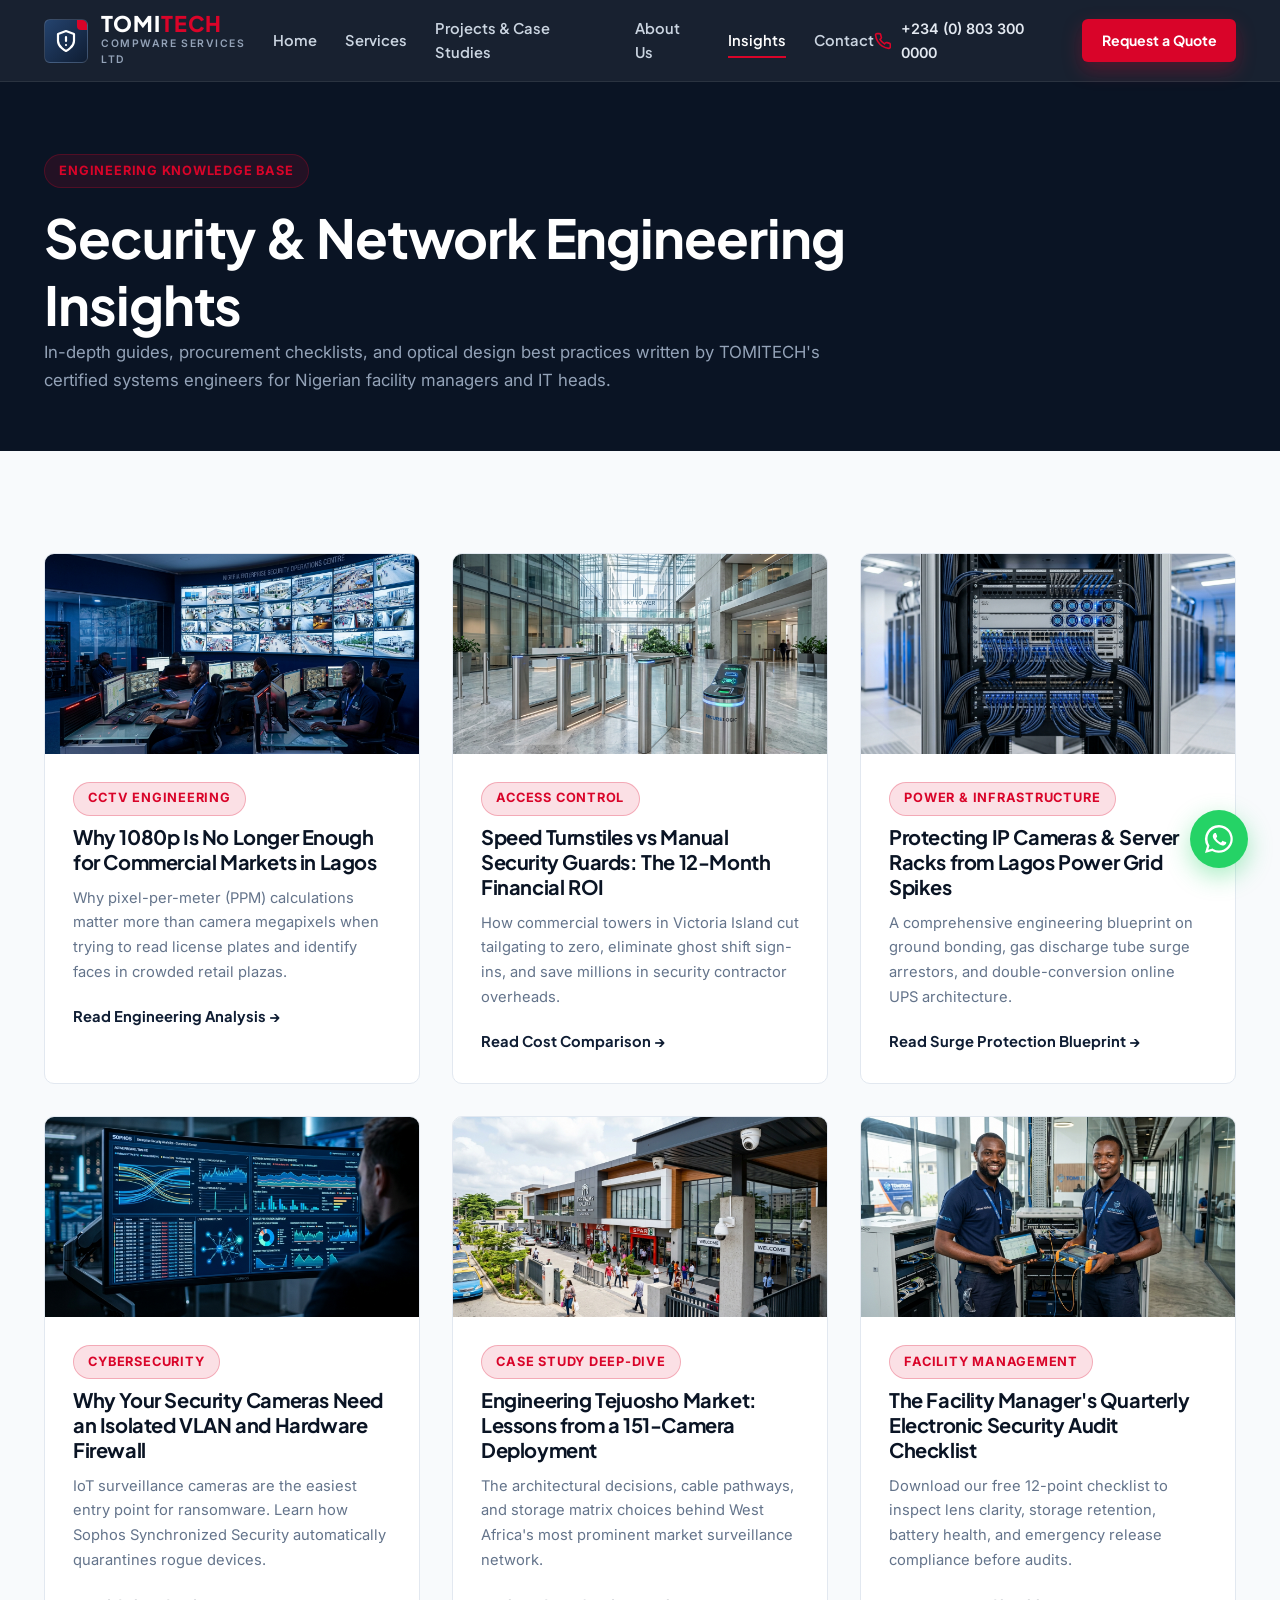
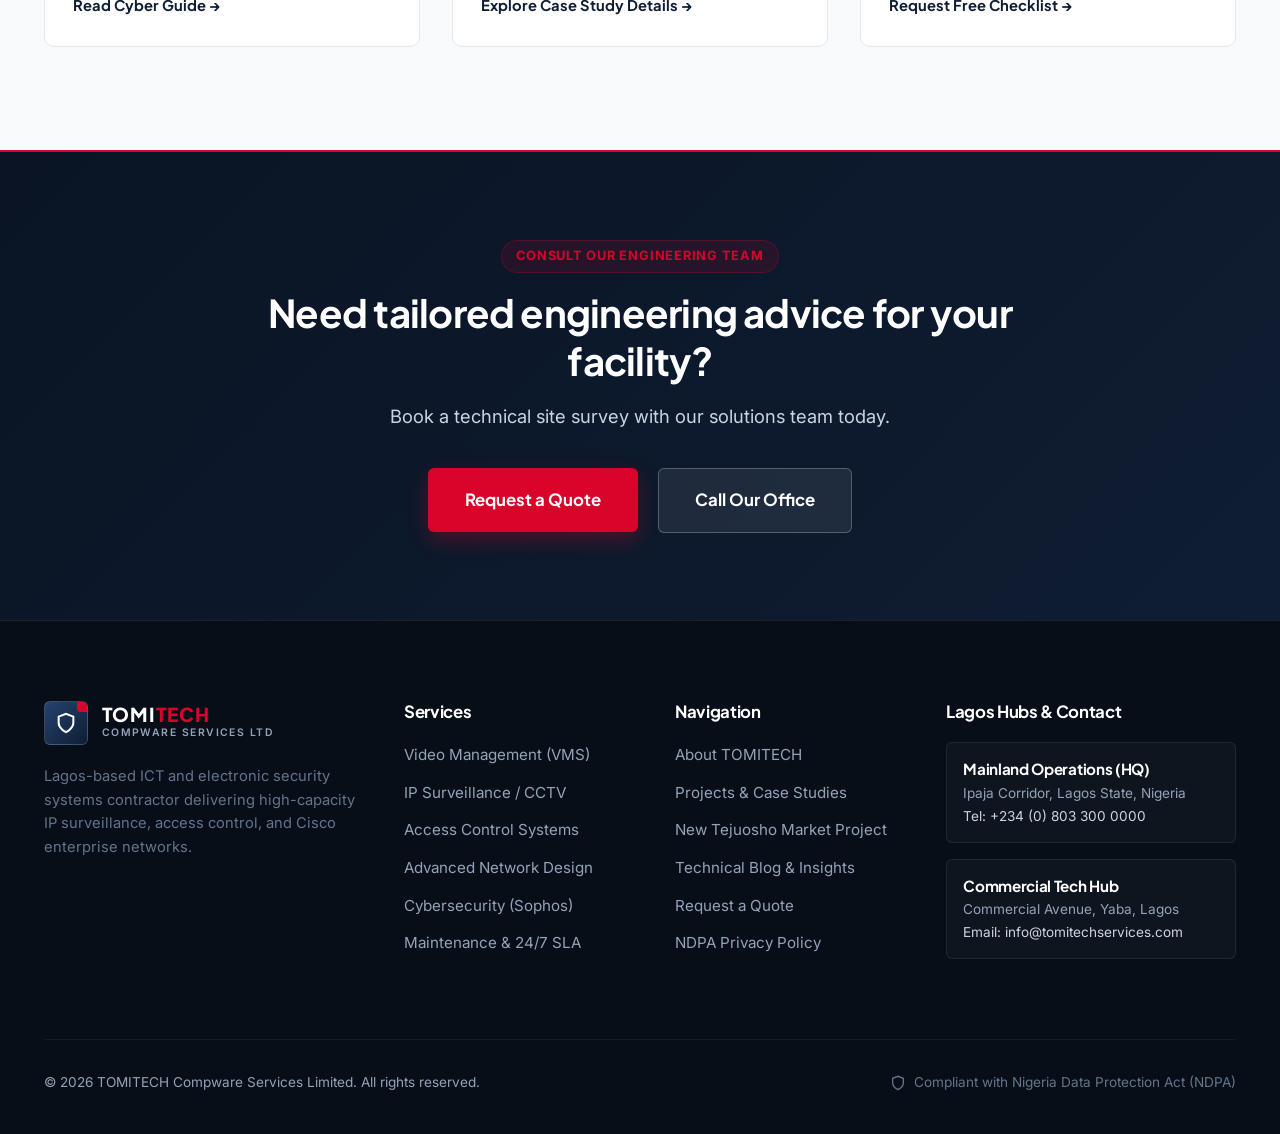
<file: blog.html>
<!DOCTYPE html>
<html lang="en">
<head>
  <meta charset="UTF-8">
  <meta name="viewport" content="width=device-width, initial-scale=1.0">
  <title>Technical Insights & Guides | TOMITECH ICT & Electronic Security Lagos</title>
  <meta name="description" content="Engineering guides, technical advice, and best practices on enterprise IP CCTV, biometric access control, and Cisco network design in Lagos, Nigeria.">
  <meta name="keywords" content="CCTV installation Lagos guide, access control Lagos guide, network design Nigeria advice, IP surveillance security Lagos">
  
  <meta property="og:type" content="website">
  <meta property="og:url" content="https://tomitech-zeta.vercel.app/blog.html">
  <meta property="og:title" content="Technical Insights & Engineering Guides | TOMITECH">
  <meta property="og:description" content="Practical guides on optical surveillance calculations, turnstile integrations, and power surge defense in Nigeria.">
  <meta property="og:image" content="https://tomitech-zeta.vercel.app/assets/images/hero-control-room.jpg">
  <link rel="canonical" href="https://tomitech-zeta.vercel.app/blog.html">
  
  <link rel="preconnect" href="https://fonts.googleapis.com">
  <link rel="preconnect" href="https://fonts.gstatic.com" crossorigin>
  <link href="https://fonts.googleapis.com/css2?family=Inter:wght@400;500;600;700&family=Plus+Jakarta+Sans:wght@600;700;800&display=swap" rel="stylesheet">
  
  <link rel="stylesheet" href="assets/css/style.css">
</head>
<body>

  <!-- Sticky Header -->
  <header class="site-header" id="topHeader">
    <div class="container header-container">
      <a href="index.html" class="brand-logo" aria-label="TOMITECH Home">
        <div class="logo-symbol">
          <svg width="24" height="24" viewBox="0 0 24 24" fill="none" stroke="#ffffff" stroke-width="2.2" stroke-linecap="round" stroke-linejoin="round">
            <path d="M12 22s8-4 8-10V5l-8-3-8 3v7c0 6 8 10 8 10z"/>
            <path d="M12 8v4"/>
            <path d="M12 16h.01"/>
          </svg>
        </div>
        <div class="logo-text-group">
          <span class="logo-text-title">TOMI<span>TECH</span></span>
          <span class="logo-text-subtitle">Compware Services Ltd</span>
        </div>
      </a>

      <nav class="nav-links" aria-label="Primary Navigation">
        <a href="index.html" class="nav-link">Home</a>
        <a href="services.html" class="nav-link">Services</a>
        <a href="projects.html" class="nav-link">Projects & Case Studies</a>
        <a href="about.html" class="nav-link">About Us</a>
        <a href="blog.html" class="nav-link active">Insights</a>
        <a href="contact.html" class="nav-link">Contact</a>
      </nav>

      <div class="header-actions">
        <a href="tel:+2348033000000" class="header-phone-link">
          <svg width="18" height="18" viewBox="0 0 24 24" fill="none" stroke="currentColor" stroke-width="2.2">
            <path d="M22 16.92v3a2 2 0 0 1-2.18 2 19.79 19.79 0 0 1-8.63-3.07 19.5 19.5 0 0 1-6-6 19.79 19.79 0 0 1-3.07-8.67A2 2 0 0 1 4.11 2h3a2 2 0 0 1 2 1.72 12.84 12.84 0 0 0 .7 2.81 2 2 0 0 1-.45 2.11L8.09 9.91a16 16 0 0 0 6 6l1.27-1.27a2 2 0 0 1 2.11-.45 12.84 12.84 0 0 0 2.81.7A2 2 0 0 1 22 16.92z"/>
          </svg>
          <span>+234 (0) 803 300 0000</span>
        </a>
        <a href="contact.html" class="btn btn-primary btn-sm">Request a Quote</a>
        <button class="menu-toggle-btn" aria-label="Toggle navigation menu" aria-expanded="false">
          <svg width="28" height="28" viewBox="0 0 24 24" fill="none" stroke="currentColor" stroke-width="2">
            <line x1="3" y1="12" x2="21" y2="12"></line>
            <line x1="3" y1="6" x2="21" y2="6"></line>
            <line x1="3" y1="18" x2="21" y2="18"></line>
          </svg>
        </button>
      </div>
    </div>
  </header>

  <!-- Mobile Drawer -->
  <div class="mobile-nav-drawer" id="mobileDrawer">
    <a href="index.html" class="nav-link">Home</a>
    <a href="services.html" class="nav-link">Services</a>
    <a href="projects.html" class="nav-link">Projects & Case Studies</a>
    <a href="about.html" class="nav-link">About TOMITECH</a>
    <a href="blog.html" class="nav-link active">Insights & Guides</a>
    <a href="contact.html" class="nav-link">Contact & Locations</a>
    <div style="margin-top: 1.5rem; display: flex; flex-direction: column; gap: 1rem;">
      <a href="tel:+2348033000000" class="btn btn-secondary">Direct Phone: +234 803 300 0000</a>
      <a href="contact.html" class="btn btn-primary">Request a Free Quote</a>
    </div>
  </div>

  <main id="mainContent">
    <!-- Header Banner -->
    <section class="section section-dark" style="padding-block: 4.5rem 3.5rem;">
      <div class="container">
        <div class="section-header text-left" style="max-width: 820px; margin-bottom: 0;">
          <div class="badge badge-red">Engineering Knowledge Base</div>
          <h1 class="text-white">Security & Network Engineering Insights</h1>
          <p class="text-muted-light">
            In-depth guides, procurement checklists, and optical design best practices written by TOMITECH's certified systems engineers for Nigerian facility managers and IT heads.
          </p>
        </div>
      </div>
    </section>

    <!-- Articles Grid -->
    <section class="section">
      <div class="container">
        <div class="projects-portfolio-grid">
          <!-- Article 1 -->
          <article class="service-card" style="padding: 0; overflow: hidden;">
            <div style="height: 200px; overflow: hidden;">
              <img src="assets/images/hero-control-room.jpg" alt="Video Management Control Room" style="width: 100%; height: 100%; object-fit: cover;">
            </div>
            <div style="padding: 1.75rem;">
              <span class="badge badge-red" style="margin-bottom: 0.5rem;">CCTV Engineering</span>
              <h3 style="font-size: 1.25rem; margin-bottom: 0.75rem;">Why 1080p Is No Longer Enough for Commercial Markets in Lagos</h3>
              <p style="font-size: 0.92rem; margin-bottom: 1.25rem;">
                Why pixel-per-meter (PPM) calculations matter more than camera megapixels when trying to read license plates and identify faces in crowded retail plazas.
              </p>
              <a href="contact.html?inquiry=article-cctv" class="service-card-link">Read Engineering Analysis &rarr;</a>
            </div>
          </article>

          <!-- Article 2 -->
          <article class="service-card" style="padding: 0; overflow: hidden;">
            <div style="height: 200px; overflow: hidden;">
              <img src="assets/images/project-access.jpg" alt="Biometric Turnstiles" style="width: 100%; height: 100%; object-fit: cover;">
            </div>
            <div style="padding: 1.75rem;">
              <span class="badge badge-red" style="margin-bottom: 0.5rem;">Access Control</span>
              <h3 style="font-size: 1.25rem; margin-bottom: 0.75rem;">Speed Turnstiles vs Manual Security Guards: The 12-Month Financial ROI</h3>
              <p style="font-size: 0.92rem; margin-bottom: 1.25rem;">
                How commercial towers in Victoria Island cut tailgating to zero, eliminate ghost shift sign-ins, and save millions in security contractor overheads.
              </p>
              <a href="contact.html?inquiry=article-access" class="service-card-link">Read Cost Comparison &rarr;</a>
            </div>
          </article>

          <!-- Article 3 -->
          <article class="service-card" style="padding: 0; overflow: hidden;">
            <div style="height: 200px; overflow: hidden;">
              <img src="assets/images/project-network.jpg" alt="Server Rack Surge Protection" style="width: 100%; height: 100%; object-fit: cover;">
            </div>
            <div style="padding: 1.75rem;">
              <span class="badge badge-red" style="margin-bottom: 0.5rem;">Power & Infrastructure</span>
              <h3 style="font-size: 1.25rem; margin-bottom: 0.75rem;">Protecting IP Cameras & Server Racks from Lagos Power Grid Spikes</h3>
              <p style="font-size: 0.92rem; margin-bottom: 1.25rem;">
                A comprehensive engineering blueprint on ground bonding, gas discharge tube surge arrestors, and double-conversion online UPS architecture.
              </p>
              <a href="contact.html?inquiry=article-power" class="service-card-link">Read Surge Protection Blueprint &rarr;</a>
            </div>
          </article>

          <!-- Article 4 -->
          <article class="service-card" style="padding: 0; overflow: hidden;">
            <div style="height: 200px; overflow: hidden;">
              <img src="assets/images/service-cybersecurity.jpg" alt="Sophos Firewall Insights" style="width: 100%; height: 100%; object-fit: cover;">
            </div>
            <div style="padding: 1.75rem;">
              <span class="badge badge-red" style="margin-bottom: 0.5rem;">Cybersecurity</span>
              <h3 style="font-size: 1.25rem; margin-bottom: 0.75rem;">Why Your Security Cameras Need an Isolated VLAN and Hardware Firewall</h3>
              <p style="font-size: 0.92rem; margin-bottom: 1.25rem;">
                IoT surveillance cameras are the easiest entry point for ransomware. Learn how Sophos Synchronized Security automatically quarantines rogue devices.
              </p>
              <a href="contact.html?inquiry=article-cyber" class="service-card-link">Read Cyber Guide &rarr;</a>
            </div>
          </article>

          <!-- Article 5 -->
          <article class="service-card" style="padding: 0; overflow: hidden;">
            <div style="height: 200px; overflow: hidden;">
              <img src="assets/images/project-tejuosho.jpg" alt="Case Study Breakdown" style="width: 100%; height: 100%; object-fit: cover;">
            </div>
            <div style="padding: 1.75rem;">
              <span class="badge badge-red" style="margin-bottom: 0.5rem;">Case Study Deep-Dive</span>
              <h3 style="font-size: 1.25rem; margin-bottom: 0.75rem;">Engineering Tejuosho Market: Lessons from a 151-Camera Deployment</h3>
              <p style="font-size: 0.92rem; margin-bottom: 1.25rem;">
                The architectural decisions, cable pathways, and storage matrix choices behind West Africa's most prominent market surveillance network.
              </p>
              <a href="projects.html#tejuosho" class="service-card-link">Explore Case Study Details &rarr;</a>
            </div>
          </article>

          <!-- Article 6 -->
          <article class="service-card" style="padding: 0; overflow: hidden;">
            <div style="height: 200px; overflow: hidden;">
              <img src="assets/images/team-engineers.jpg" alt="Maintenance Checklist" style="width: 100%; height: 100%; object-fit: cover;">
            </div>
            <div style="padding: 1.75rem;">
              <span class="badge badge-red" style="margin-bottom: 0.5rem;">Facility Management</span>
              <h3 style="font-size: 1.25rem; margin-bottom: 0.75rem;">The Facility Manager's Quarterly Electronic Security Audit Checklist</h3>
              <p style="font-size: 0.92rem; margin-bottom: 1.25rem;">
                Download our free 12-point checklist to inspect lens clarity, storage retention, battery health, and emergency release compliance before audits.
              </p>
              <a href="contact.html?inquiry=checklist" class="service-card-link">Request Free Checklist &rarr;</a>
            </div>
          </article>
        </div>
      </div>
    </section>

    <!-- Final CTA Band -->
    <section class="final-cta-band">
      <div class="container">
        <div class="final-cta-inner">
          <div class="badge badge-red">Consult Our Engineering Team</div>
          <h2>Need tailored engineering advice for your facility?</h2>
          <p>Book a technical site survey with our solutions team today.</p>
          <div class="cta-button-cluster">
            <a href="contact.html" class="btn btn-primary btn-lg">Request a Quote</a>
            <a href="tel:+2348033000000" class="btn btn-secondary btn-lg">Call Our Office</a>
          </div>
        </div>
      </div>
    </section>
  </main>

  <!-- Footer -->
  <footer class="site-footer">
    <div class="container">
      <div class="footer-top-grid">
        <div>
          <a href="index.html" class="brand-logo" style="margin-bottom: 1.25rem;">
            <div class="logo-symbol">
              <svg width="22" height="22" viewBox="0 0 24 24" fill="none" stroke="#fff" stroke-width="2.2">
                <path d="M12 22s8-4 8-10V5l-8-3-8 3v7c0 6 8 10 8 10z"/>
              </svg>
            </div>
            <div class="logo-text-group">
              <span class="logo-text-title" style="font-size: 1.2rem;">TOMI<span>TECH</span></span>
              <span class="logo-text-subtitle">Compware Services Ltd</span>
            </div>
          </a>
          <p style="font-size: 0.92rem; line-height: 1.6;">
            Lagos-based ICT and electronic security systems contractor delivering high-capacity IP surveillance, access control, and Cisco enterprise networks.
          </p>
        </div>

        <div>
          <h4 class="footer-col-title">Services</h4>
          <ul class="footer-nav-list">
            <li><a href="services.html#vms">Video Management (VMS)</a></li>
            <li><a href="services.html#cctv">IP Surveillance / CCTV</a></li>
            <li><a href="services.html#access-control">Access Control Systems</a></li>
            <li><a href="services.html#network-design">Advanced Network Design</a></li>
            <li><a href="services.html#cybersecurity">Cybersecurity (Sophos)</a></li>
            <li><a href="services.html#maintenance">Maintenance & 24/7 SLA</a></li>
          </ul>
        </div>

        <div>
          <h4 class="footer-col-title">Navigation</h4>
          <ul class="footer-nav-list">
            <li><a href="about.html">About TOMITECH</a></li>
            <li><a href="projects.html">Projects & Case Studies</a></li>
            <li><a href="projects.html#tejuosho">New Tejuosho Market Project</a></li>
            <li><a href="blog.html">Technical Blog & Insights</a></li>
            <li><a href="contact.html">Request a Quote</a></li>
            <li><a href="privacy.html">NDPA Privacy Policy</a></li>
          </ul>
        </div>

        <div>
          <h4 class="footer-col-title">Lagos Hubs & Contact</h4>
          <div class="location-card-footer">
            <h6>Mainland Operations (HQ)</h6>
            <p>Ipaja Corridor, Lagos State, Nigeria</p>
            <p style="margin-top: 4px; color: #cbd5e1;">Tel: +234 (0) 803 300 0000</p>
          </div>
          <div class="location-card-footer">
            <h6>Commercial Tech Hub</h6>
            <p>Commercial Avenue, Yaba, Lagos</p>
            <p style="margin-top: 4px; color: #cbd5e1;">Email: info@tomitechservices.com</p>
          </div>
        </div>
      </div>

      <div class="footer-bottom-bar">
        <div>&copy; 2026 TOMITECH Compware Services Limited. All rights reserved.</div>
        <div class="footer-compliance-tag">
          <svg width="16" height="16" viewBox="0 0 24 24" fill="none" stroke="currentColor" stroke-width="2">
            <path d="M12 22s8-4 8-10V5l-8-3-8 3v7c0 6 8 10 8 10z"/>
          </svg>
          <span>Compliant with Nigeria Data Protection Act (NDPA)</span>
        </div>
      </div>
    </div>
  </footer>

  <!-- Floating WhatsApp Button -->
  <div class="floating-whatsapp-widget">
    <div class="whatsapp-tooltip">Chat with an Engineer</div>
    <a href="https://wa.me/2348033000000?text=Hello%20TOMITECH,%20I%20am%20reading%20your%20technical%20insights%20and%20have%20a%20question." 
       target="_blank" 
       rel="noopener noreferrer" 
       class="whatsapp-bubble-cta" 
       aria-label="Chat with TOMITECH on WhatsApp">
      <svg viewBox="0 0 32 32">
        <path d="M16 2a13.9 13.9 0 0 0-12 21L2 30l7.2-1.9A13.9 13.9 0 1 0 16 2zm0 25.5a11.5 11.5 0 0 1-5.9-1.6l-.4-.3-4.4 1.1 1.2-4.3-.3-.4A11.5 11.5 0 1 1 16 27.5zm6.3-8.6c-.3-.2-2-.9-2.3-1s-.5-.2-.7.2-.8 1-1 1.2-.4.2-.7.1a8.9 8.9 0 0 1-2.6-1.6 9.8 9.8 0 0 1-1.8-2.3c-.2-.3 0-.5.1-.7l.5-.6c.2-.2.2-.4.3-.6s0-.4 0-.6-.7-1.7-1-2.4c-.3-.6-.5-.5-.7-.5h-.6a1.2 1.2 0 0 0-.9.4 3.7 3.7 0 0 0-1.1 2.7 6.4 6.4 0 0 0 1.3 3.4 14.6 14.6 0 0 0 5.6 5c.8.3 1.4.5 1.9.7.8.2 1.5.2 2.1.1.7-.1 2-.8 2.3-1.6.3-.7.3-1.4.2-1.6s-.3-.2-.6-.4z"/>
      </svg>
    </a>
  </div>

  <script src="assets/js/main.js"></script>
</body>
</html>
</file>
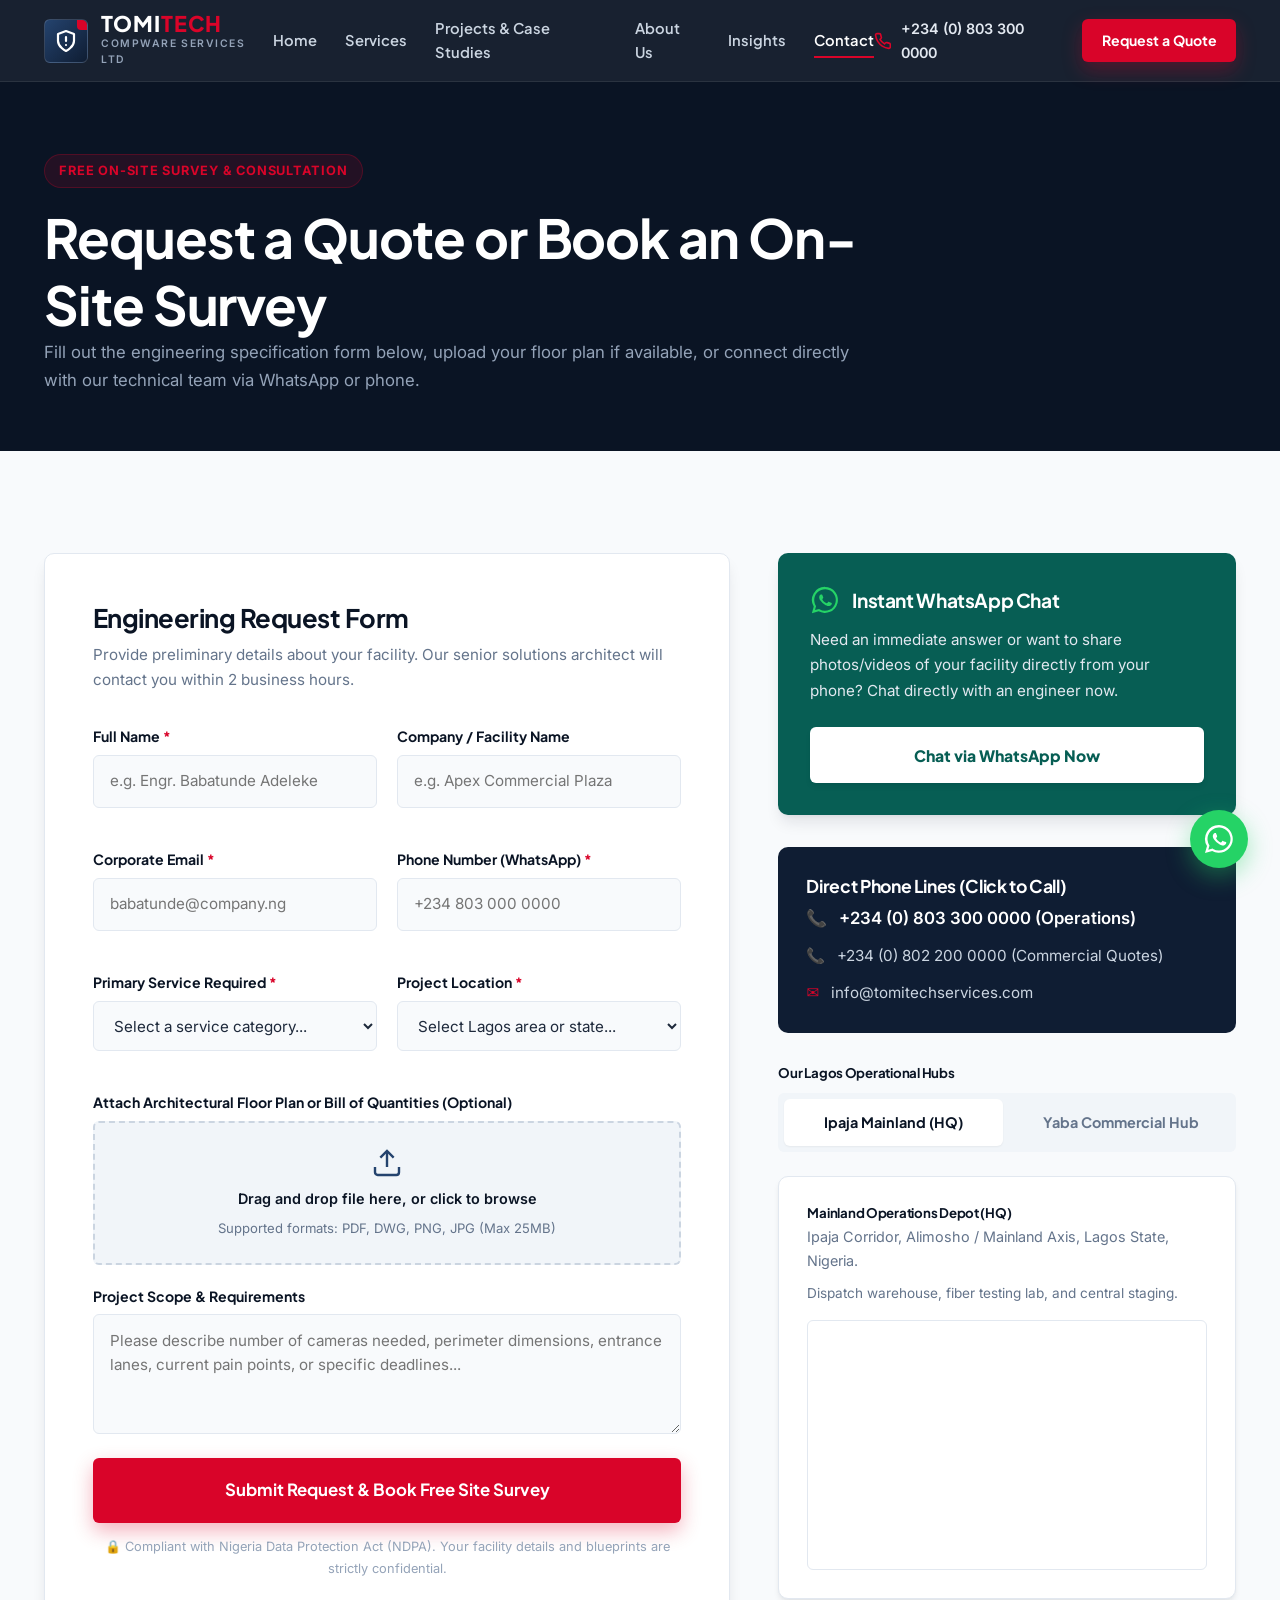
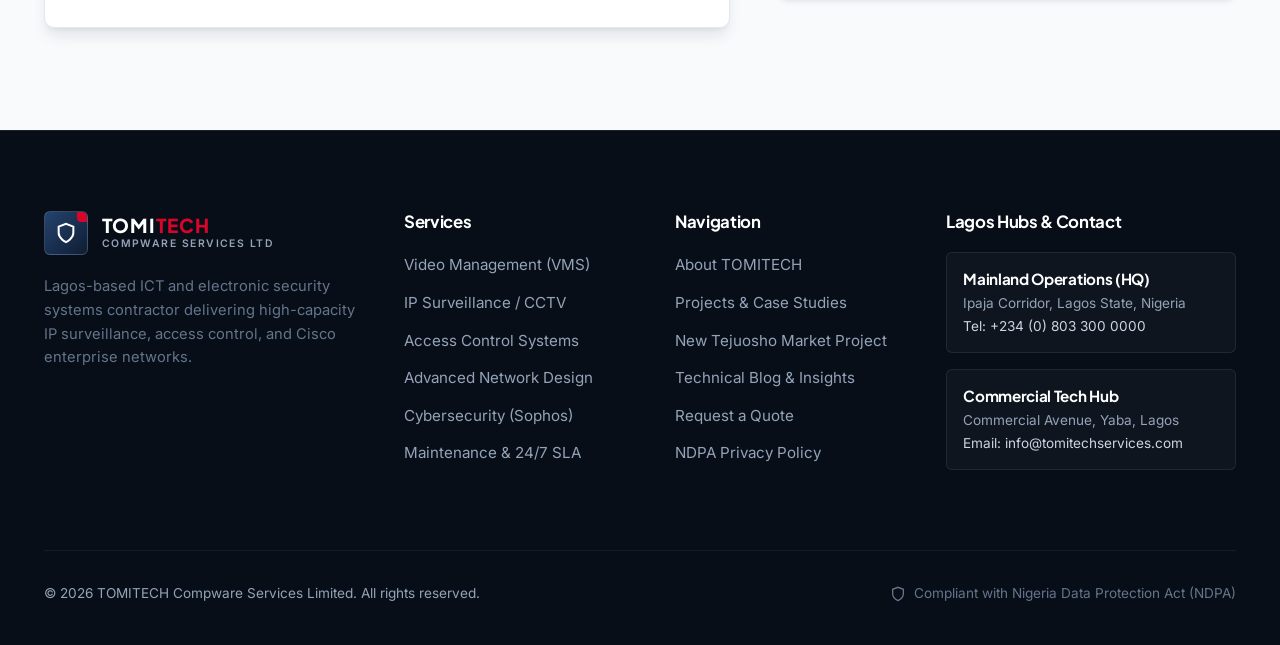
<file: contact.html>
<!DOCTYPE html>
<html lang="en">
<head>
  <meta charset="UTF-8">
  <meta name="viewport" content="width=device-width, initial-scale=1.0">
  <title>Request a Quote & Book Site Survey | TOMITECH Lagos</title>
  <meta name="description" content="Request an enterprise security or networking quote from TOMITECH. Book a complimentary on-site survey in Lagos. Offices in Ipaja and Yaba. Direct WhatsApp & instant phone access.">
  <meta name="keywords" content="Request CCTV quote Lagos, book site survey Lagos, access control cost Nigeria, TOMITECH Ipaja Yaba, ICT contact Lagos">
  
  <meta property="og:type" content="website">
  <meta property="og:url" content="https://tomitech-zeta.vercel.app/contact.html">
  <meta property="og:title" content="Request a Quote & Book Site Survey | TOMITECH">
  <meta property="og:description" content="Get an itemized Bill of Quantities and professional engineering survey for your facility in Lagos.">
  <meta property="og:image" content="https://tomitech-zeta.vercel.app/assets/images/hero-control-room.jpg">
  <link rel="canonical" href="https://tomitech-zeta.vercel.app/contact.html">
  
  <link rel="preconnect" href="https://fonts.googleapis.com">
  <link rel="preconnect" href="https://fonts.gstatic.com" crossorigin>
  <link href="https://fonts.googleapis.com/css2?family=Inter:wght@400;500;600;700&family=Plus+Jakarta+Sans:wght@600;700;800&display=swap" rel="stylesheet">
  
  <link rel="stylesheet" href="assets/css/style.css">
</head>
<body>

  <!-- Sticky Header -->
  <header class="site-header" id="topHeader">
    <div class="container header-container">
      <a href="index.html" class="brand-logo" aria-label="TOMITECH Home">
        <div class="logo-symbol">
          <svg width="24" height="24" viewBox="0 0 24 24" fill="none" stroke="#ffffff" stroke-width="2.2" stroke-linecap="round" stroke-linejoin="round">
            <path d="M12 22s8-4 8-10V5l-8-3-8 3v7c0 6 8 10 8 10z"/>
            <path d="M12 8v4"/>
            <path d="M12 16h.01"/>
          </svg>
        </div>
        <div class="logo-text-group">
          <span class="logo-text-title">TOMI<span>TECH</span></span>
          <span class="logo-text-subtitle">Compware Services Ltd</span>
        </div>
      </a>

      <nav class="nav-links" aria-label="Primary Navigation">
        <a href="index.html" class="nav-link">Home</a>
        <a href="services.html" class="nav-link">Services</a>
        <a href="projects.html" class="nav-link">Projects & Case Studies</a>
        <a href="about.html" class="nav-link">About Us</a>
        <a href="blog.html" class="nav-link">Insights</a>
        <a href="contact.html" class="nav-link active">Contact</a>
      </nav>

      <div class="header-actions">
        <a href="tel:+2348033000000" class="header-phone-link">
          <svg width="18" height="18" viewBox="0 0 24 24" fill="none" stroke="currentColor" stroke-width="2.2">
            <path d="M22 16.92v3a2 2 0 0 1-2.18 2 19.79 19.79 0 0 1-8.63-3.07 19.5 19.5 0 0 1-6-6 19.79 19.79 0 0 1-3.07-8.67A2 2 0 0 1 4.11 2h3a2 2 0 0 1 2 1.72 12.84 12.84 0 0 0 .7 2.81 2 2 0 0 1-.45 2.11L8.09 9.91a16 16 0 0 0 6 6l1.27-1.27a2 2 0 0 1 2.11-.45 12.84 12.84 0 0 0 2.81.7A2 2 0 0 1 22 16.92z"/>
          </svg>
          <span>+234 (0) 803 300 0000</span>
        </a>
        <a href="contact.html" class="btn btn-primary btn-sm">Request a Quote</a>
        <button class="menu-toggle-btn" aria-label="Toggle navigation menu" aria-expanded="false">
          <svg width="28" height="28" viewBox="0 0 24 24" fill="none" stroke="currentColor" stroke-width="2">
            <line x1="3" y1="12" x2="21" y2="12"></line>
            <line x1="3" y1="6" x2="21" y2="6"></line>
            <line x1="3" y1="18" x2="21" y2="18"></line>
          </svg>
        </button>
      </div>
    </div>
  </header>

  <!-- Mobile Drawer -->
  <div class="mobile-nav-drawer" id="mobileDrawer">
    <a href="index.html" class="nav-link">Home</a>
    <a href="services.html" class="nav-link">Services</a>
    <a href="projects.html" class="nav-link">Projects & Case Studies</a>
    <a href="about.html" class="nav-link">About TOMITECH</a>
    <a href="blog.html" class="nav-link">Insights & Guides</a>
    <a href="contact.html" class="nav-link active">Contact & Locations</a>
    <div style="margin-top: 1.5rem; display: flex; flex-direction: column; gap: 1rem;">
      <a href="tel:+2348033000000" class="btn btn-secondary">Direct Phone: +234 803 300 0000</a>
      <a href="contact.html" class="btn btn-primary">Request a Free Quote</a>
    </div>
  </div>

  <main id="mainContent">
    <!-- Header Banner -->
    <section class="section section-dark" style="padding-block: 4.5rem 3.5rem;">
      <div class="container">
        <div class="section-header text-left" style="max-width: 820px; margin-bottom: 0;">
          <div class="badge badge-red">Free On-Site Survey & Consultation</div>
          <h1 class="text-white">Request a Quote or Book an On-Site Survey</h1>
          <p class="text-muted-light">
            Fill out the engineering specification form below, upload your floor plan if available, or connect directly with our technical team via WhatsApp or phone.
          </p>
        </div>
      </div>
    </section>

    <!-- Main Form & Location Layout -->
    <section class="section">
      <div class="container">
        <div class="contact-layout-grid">
          <!-- Left: Interactive Quote Form (PRD Section 7.4 & 8 F1) -->
          <div class="quote-form-card">
            <h3 style="color: var(--color-navy-950); margin-bottom: 0.5rem;">Engineering Request Form</h3>
            <p style="font-size: 0.95rem; margin-bottom: 2rem;">
              Provide preliminary details about your facility. Our senior solutions architect will contact you within 2 business hours.
            </p>

            <form id="quoteForm" novalidate>
              <!-- Honeypot spam trap (Section 8 F1) -->
              <div style="display: none;">
                <label for="hp_field">Leave this empty</label>
                <input type="text" id="hp_field" name="hp_field" tabindex="-1" autocomplete="off">
              </div>

              <!-- Name and Company -->
              <div class="form-row-2">
                <div class="form-group">
                  <label for="clientName" class="form-label">Full Name <span class="req">*</span></label>
                  <input type="text" id="clientName" name="clientName" class="form-input" placeholder="e.g. Engr. Babatunde Adeleke" required>
                </div>
                <div class="form-group">
                  <label for="clientCompany" class="form-label">Company / Facility Name</label>
                  <input type="text" id="clientCompany" name="clientCompany" class="form-input" placeholder="e.g. Apex Commercial Plaza">
                </div>
              </div>

              <!-- Email and Phone -->
              <div class="form-row-2">
                <div class="form-group">
                  <label for="clientEmail" class="form-label">Corporate Email <span class="req">*</span></label>
                  <input type="email" id="clientEmail" name="clientEmail" class="form-input" placeholder="babatunde@company.ng" required>
                </div>
                <div class="form-group">
                  <label for="clientPhone" class="form-label">Phone Number (WhatsApp) <span class="req">*</span></label>
                  <input type="tel" id="clientPhone" name="clientPhone" class="form-input" placeholder="+234 803 000 0000" required>
                </div>
              </div>

              <!-- Service Interested in & Location -->
              <div class="form-row-2">
                <div class="form-group">
                  <label for="serviceType" class="form-label">Primary Service Required <span class="req">*</span></label>
                  <select id="serviceType" name="serviceType" class="form-select" required>
                    <option value="">Select a service category...</option>
                    <option value="cctv">IP Surveillance / CCTV (Commercial / Market)</option>
                    <option value="vms">Video Management Systems (VMS Control Room)</option>
                    <option value="access">Biometric Access Control & Speed Gates</option>
                    <option value="network">Advanced Enterprise Cisco Network Design</option>
                    <option value="cybersecurity">Sophos Cybersecurity & Next-Gen Firewalls</option>
                    <option value="maintenance">Maintenance Contract & 24/7 SLA (AMC)</option>
                    <option value="turnkey">Full Turnkey Integrated Infrastructure</option>
                  </select>
                </div>
                <div class="form-group">
                  <label for="siteLocation" class="form-label">Project Location <span class="req">*</span></label>
                  <select id="siteLocation" name="siteLocation" class="form-select" required>
                    <option value="">Select Lagos area or state...</option>
                    <option value="lagos_mainland">Lagos Mainland (Ikeja, Yaba, Surulere, Ipaja, etc.)</option>
                    <option value="lagos_island">Lagos Island / Victoria Island / Ikoyi</option>
                    <option value="lekki_epe">Lekki Peninsula / Ajah / Epe Corridor</option>
                    <option value="ogun_border">Ogun State Border (Agbara, Sagamu, Mowe)</option>
                    <option value="outside_lagos">Other Nigerian State / Federal Territory</option>
                  </select>
                </div>
              </div>

              <!-- Floor Plan Upload (PRD 7.4: Optional file upload for floor plans) -->
              <div class="form-group">
                <label class="form-label">Attach Architectural Floor Plan or Bill of Quantities (Optional)</label>
                <div class="file-dropzone" id="fileDropzone">
                  <input type="file" id="floorPlanFile" name="floorPlanFile" accept=".pdf,.dwg,.jpg,.jpeg,.png,.doc,.docx">
                  <svg width="32" height="32" viewBox="0 0 24 24" fill="none" stroke="currentColor" stroke-width="1.8" style="margin-inline: auto; color: var(--color-navy-700); margin-bottom: 0.5rem;">
                    <path d="M21 15v4a2 2 0 0 1-2 2H5a2 2 0 0 1-2-2v-4"/>
                    <polyline points="17 8 12 3 7 8"/>
                    <line x1="12" y1="3" x2="12" y2="15"/>
                  </svg>
                  <p style="font-size: 0.9rem; font-weight: 600; color: var(--color-navy-950);">
                    Drag and drop file here, or click to browse
                  </p>
                  <p class="file-upload-hint">Supported formats: PDF, DWG, PNG, JPG (Max 25MB)</p>
                </div>
              </div>

              <!-- Project Description -->
              <div class="form-group">
                <label for="clientMessage" class="form-label">Project Scope & Requirements</label>
                <textarea id="clientMessage" name="clientMessage" class="form-textarea" placeholder="Please describe number of cameras needed, perimeter dimensions, entrance lanes, current pain points, or specific deadlines..."></textarea>
              </div>

              <!-- Submit Button -->
              <div style="margin-top: 1.5rem;">
                <button type="submit" class="btn btn-primary btn-lg" style="width: 100%;">
                  Submit Request & Book Free Site Survey
                </button>
              </div>
              <p style="font-size: 0.8rem; color: #94a3b8; text-align: center; margin-top: 0.85rem;">
                🔒 Compliant with Nigeria Data Protection Act (NDPA). Your facility details and blueprints are strictly confidential.
              </p>
            </form>
          </div>

          <!-- Right: Direct WhatsApp, Phone & Branch Selector (PRD 7.4) -->
          <div>
            <!-- Fast WhatsApp Card -->
            <div style="background-color: #075e54; color: #fff; padding: 2rem; border-radius: var(--radius-md); margin-bottom: 2rem; box-shadow: var(--shadow-lg);">
              <div style="display: flex; align-items: center; gap: 0.75rem; margin-bottom: 0.75rem;">
                <svg width="30" height="30" viewBox="0 0 32 32" fill="#25d366">
                  <path d="M16 2a13.9 13.9 0 0 0-12 21L2 30l7.2-1.9A13.9 13.9 0 1 0 16 2zm0 25.5a11.5 11.5 0 0 1-5.9-1.6l-.4-.3-4.4 1.1 1.2-4.3-.3-.4A11.5 11.5 0 1 1 16 27.5zm6.3-8.6c-.3-.2-2-.9-2.3-1s-.5-.2-.7.2-.8 1-1 1.2-.4.2-.7.1a8.9 8.9 0 0 1-2.6-1.6 9.8 9.8 0 0 1-1.8-2.3c-.2-.3 0-.5.1-.7l.5-.6c.2-.2.2-.4.3-.6s0-.4 0-.6-.7-1.7-1-2.4c-.3-.6-.5-.5-.7-.5h-.6a1.2 1.2 0 0 0-.9.4 3.7 3.7 0 0 0-1.1 2.7 6.4 6.4 0 0 0 1.3 3.4 14.6 14.6 0 0 0 5.6 5c.8.3 1.4.5 1.9.7.8.2 1.5.2 2.1.1.7-.1 2-.8 2.3-1.6.3-.7.3-1.4.2-1.6s-.3-.2-.6-.4z"/>
                </svg>
                <h4 style="color: #fff; margin: 0;">Instant WhatsApp Chat</h4>
              </div>
              <p style="color: #e2e8f0; font-size: 0.95rem; margin-bottom: 1.5rem;">
                Need an immediate answer or want to share photos/videos of your facility directly from your phone? Chat directly with an engineer now.
              </p>
              <a href="https://wa.me/2348033000000?text=Hello%20TOMITECH,%20I%20would%20like%20to%20request%20a%20quote%20and%20discuss%20a%20project%20in%20Lagos." 
                 target="_blank" 
                 rel="noopener noreferrer" 
                 class="btn btn-white" 
                 style="width: 100%; color: #075e54; font-weight: 800;">
                Chat via WhatsApp Now
              </a>
            </div>

            <!-- Direct Call -->
            <div style="background-color: var(--color-navy-900); color: #fff; padding: 1.75rem; border-radius: var(--radius-md); margin-bottom: 2rem;">
              <h5 style="color: #fff; font-size: 1.1rem; margin-bottom: 0.5rem;">Direct Phone Lines (Click to Call)</h5>
              <div style="display: flex; flex-direction: column; gap: 0.75rem;">
                <a href="tel:+2348033000000" style="display: flex; align-items: center; gap: 0.75rem; color: #fff; font-weight: 600; font-size: 1.05rem;">
                  <span style="color: var(--color-accent-red);">📞</span> +234 (0) 803 300 0000 (Operations)
                </a>
                <a href="tel:+2348022000000" style="display: flex; align-items: center; gap: 0.75rem; color: #cbd5e1; font-size: 0.95rem;">
                  <span style="color: var(--color-accent-red);">📞</span> +234 (0) 802 200 0000 (Commercial Quotes)
                </a>
                <div style="display: flex; align-items: center; gap: 0.75rem; color: #cbd5e1; font-size: 0.95rem;">
                  <span style="color: var(--color-accent-red);">✉</span> info@tomitechservices.com
                </div>
              </div>
            </div>

            <!-- Embedded Map Switcher: Ipaja & Yaba (PRD 7.4) -->
            <div>
              <h5 style="color: var(--color-navy-950); margin-bottom: 0.75rem;">Our Lagos Operational Hubs</h5>
              <div class="location-branch-switcher">
                <button class="branch-tab-btn active" data-target="ipajaBranch">Ipaja Mainland (HQ)</button>
                <button class="branch-tab-btn" data-target="yabaBranch">Yaba Commercial Hub</button>
              </div>

              <!-- Ipaja Panel -->
              <div class="branch-info-panel active" id="ipajaBranch">
                <h5 style="color: var(--color-navy-950); margin-bottom: 0.25rem;">Mainland Operations Depot (HQ)</h5>
                <p style="font-size: 0.9rem; margin-bottom: 0.5rem;">Ipaja Corridor, Alimosho / Mainland Axis, Lagos State, Nigeria.</p>
                <p style="font-size: 0.85rem; color: var(--color-text-muted);">Dispatch warehouse, fiber testing lab, and central staging.</p>
                <div class="interactive-map-frame">
                  <iframe 
                    title="TOMITECH Ipaja Location"
                    src="https://maps.google.com/maps?q=Ipaja,Lagos,Nigeria&t=&z=13&ie=UTF8&iwloc=&output=embed" 
                    width="100%" 
                    height="100%" 
                    style="border:0;" 
                    allowfullscreen="" 
                    loading="lazy">
                  </iframe>
                </div>
              </div>

              <!-- Yaba Panel -->
              <div class="branch-info-panel" id="yabaBranch">
                <h5 style="color: var(--color-navy-950); margin-bottom: 0.25rem;">Yaba Commercial & Tech Depot</h5>
                <p style="font-size: 0.9rem; margin-bottom: 0.5rem;">Commercial Avenue, Yaba, Lagos (Serving Island & Commercial Axis).</p>
                <p style="font-size: 0.85rem; color: var(--color-text-muted);">Serving Tejuosho Market corridor, Victoria Island, and Lekki Peninsula.</p>
                <div class="interactive-map-frame">
                  <iframe 
                    title="TOMITECH Yaba Location"
                    src="https://maps.google.com/maps?q=Tejuosho+Market,Yaba,Lagos,Nigeria&t=&z=14&ie=UTF8&iwloc=&output=embed" 
                    width="100%" 
                    height="100%" 
                    style="border:0;" 
                    allowfullscreen="" 
                    loading="lazy">
                  </iframe>
                </div>
              </div>
            </div>
          </div>
        </div>
      </div>
    </section>

    <!-- Submission Feedback Modal (PRD Section 8 F2 & Database Confirmation) -->
    <div class="lightbox-modal" id="formSuccessModal" role="dialog" aria-modal="true" aria-labelledby="modalClientTitle">
      <div class="lightbox-content-box" style="max-width: 600px; padding: 2.5rem; text-align: center; background-color: var(--color-surface-white); color: var(--color-text-main);">
        <div style="width: 68px; height: 68px; background-color: rgba(16, 185, 129, 0.12); color: #10b981; border-radius: 50%; display: flex; align-items: center; justify-content: center; margin-inline: auto; margin-bottom: 1.25rem;">
          <svg width="36" height="36" viewBox="0 0 24 24" fill="none" stroke="currentColor" stroke-width="2.5" stroke-linecap="round" stroke-linejoin="round">
            <polyline points="20 6 9 17 4 12"></polyline>
          </svg>
        </div>
        <h3 id="modalClientTitle" style="color: var(--color-navy-950); font-size: 1.65rem; margin-bottom: 0.35rem;">Quote Request Logged!</h3>
        <p style="font-size: 0.95rem; color: #10b981; font-weight: 700; margin-bottom: 1rem;">
          ● Recorded in TOMITECH Database System
        </p>
        <p style="font-size: 1.05rem; margin-bottom: 1.5rem; color: var(--color-text-muted);">
          Thank you, <strong id="modalClientName">Client</strong>. Your engineering specifications have been registered.
        </p>

        <!-- Reference Box -->
        <div style="background-color: var(--color-surface-slate); border: 1.5px dashed #cbd5e1; border-radius: var(--radius-sm); padding: 1.25rem; margin-bottom: 1.5rem; text-align: center;">
          <span style="font-size: 0.8rem; text-transform: uppercase; color: var(--color-text-muted); font-weight: 700; letter-spacing: 0.08em;">Tracking Reference ID</span>
          <div id="modalReferenceId" style="font-family: monospace; font-size: 1.35rem; font-weight: 800; color: var(--color-accent-red); margin-top: 0.25rem;">
            TOMI-202610-8472
          </div>
          <p id="modalDatabaseStatus" style="font-size: 0.82rem; color: #64748b; margin-top: 0.4rem;">
            Lead securely ingested into database.
          </p>
        </div>

        <div style="background-color: var(--color-bg-light); padding: 1.25rem; border-radius: var(--radius-sm); margin-bottom: 1.75rem; text-align: left; font-size: 0.9rem; line-height: 1.6; border: 1px solid var(--color-border-subtle);">
          <p><strong>Next Steps:</strong></p>
          <p>1. Confirmation dispatched to your email.</p>
          <p>2. A senior systems engineer will contact you within 2 business hours.</p>
          <p>3. On-site optical survey scheduled for your facility.</p>
        </div>

        <div style="display: flex; flex-direction: column; gap: 0.75rem;">
          <a id="modalWhatsAppBtn" href="#" target="_blank" rel="noopener noreferrer" class="btn btn-secondary" style="background-color: #25d366; color: #fff; border: none; font-weight: 700;">
            <svg width="20" height="20" viewBox="0 0 32 32" fill="currentColor">
              <path d="M16 2a13.9 13.9 0 0 0-12 21L2 30l7.2-1.9A13.9 13.9 0 1 0 16 2zm0 25.5a11.5 11.5 0 0 1-5.9-1.6l-.4-.3-4.4 1.1 1.2-4.3-.3-.4A11.5 11.5 0 1 1 16 27.5zm6.3-8.6c-.3-.2-2-.9-2.3-1s-.5-.2-.7.2-.8 1-1 1.2-.4.2-.7.1a8.9 8.9 0 0 1-2.6-1.6 9.8 9.8 0 0 1-1.8-2.3c-.2-.3 0-.5.1-.7l.5-.6c.2-.2.2-.4.3-.6s0-.4 0-.6-.7-1.7-1-2.4c-.3-.6-.5-.5-.7-.5h-.6a1.2 1.2 0 0 0-.9.4 3.7 3.7 0 0 0-1.1 2.7 6.4 6.4 0 0 0 1.3 3.4 14.6 14.6 0 0 0 5.6 5c.8.3 1.4.5 1.9.7.8.2 1.5.2 2.1.1.7-.1 2-.8 2.3-1.6.3-.7.3-1.4.2-1.6s-.3-.2-.6-.4z"/>
            </svg>
            Instant WhatsApp Notification
          </a>
          <button class="btn btn-primary" id="successModalClose" style="width: 100%;">Close & Return</button>
        </div>
      </div>
    </div>
  </main>

  <!-- Footer -->
  <footer class="site-footer">
    <div class="container">
      <div class="footer-top-grid">
        <div>
          <a href="index.html" class="brand-logo" style="margin-bottom: 1.25rem;">
            <div class="logo-symbol">
              <svg width="22" height="22" viewBox="0 0 24 24" fill="none" stroke="#fff" stroke-width="2.2">
                <path d="M12 22s8-4 8-10V5l-8-3-8 3v7c0 6 8 10 8 10z"/>
              </svg>
            </div>
            <div class="logo-text-group">
              <span class="logo-text-title" style="font-size: 1.2rem;">TOMI<span>TECH</span></span>
              <span class="logo-text-subtitle">Compware Services Ltd</span>
            </div>
          </a>
          <p style="font-size: 0.92rem; line-height: 1.6;">
            Lagos-based ICT and electronic security systems contractor delivering high-capacity IP surveillance, access control, and Cisco enterprise networks.
          </p>
        </div>

        <div>
          <h4 class="footer-col-title">Services</h4>
          <ul class="footer-nav-list">
            <li><a href="services.html#vms">Video Management (VMS)</a></li>
            <li><a href="services.html#cctv">IP Surveillance / CCTV</a></li>
            <li><a href="services.html#access-control">Access Control Systems</a></li>
            <li><a href="services.html#network-design">Advanced Network Design</a></li>
            <li><a href="services.html#cybersecurity">Cybersecurity (Sophos)</a></li>
            <li><a href="services.html#maintenance">Maintenance & 24/7 SLA</a></li>
          </ul>
        </div>

        <div>
          <h4 class="footer-col-title">Navigation</h4>
          <ul class="footer-nav-list">
            <li><a href="about.html">About TOMITECH</a></li>
            <li><a href="projects.html">Projects & Case Studies</a></li>
            <li><a href="projects.html#tejuosho">New Tejuosho Market Project</a></li>
            <li><a href="blog.html">Technical Blog & Insights</a></li>
            <li><a href="contact.html">Request a Quote</a></li>
            <li><a href="privacy.html">NDPA Privacy Policy</a></li>
          </ul>
        </div>

        <div>
          <h4 class="footer-col-title">Lagos Hubs & Contact</h4>
          <div class="location-card-footer">
            <h6>Mainland Operations (HQ)</h6>
            <p>Ipaja Corridor, Lagos State, Nigeria</p>
            <p style="margin-top: 4px; color: #cbd5e1;">Tel: +234 (0) 803 300 0000</p>
          </div>
          <div class="location-card-footer">
            <h6>Commercial Tech Hub</h6>
            <p>Commercial Avenue, Yaba, Lagos</p>
            <p style="margin-top: 4px; color: #cbd5e1;">Email: info@tomitechservices.com</p>
          </div>
        </div>
      </div>

      <div class="footer-bottom-bar">
        <div>&copy; 2026 TOMITECH Compware Services Limited. All rights reserved.</div>
        <div class="footer-compliance-tag">
          <svg width="16" height="16" viewBox="0 0 24 24" fill="none" stroke="currentColor" stroke-width="2">
            <path d="M12 22s8-4 8-10V5l-8-3-8 3v7c0 6 8 10 8 10z"/>
          </svg>
          <span>Compliant with Nigeria Data Protection Act (NDPA)</span>
        </div>
      </div>
    </div>
  </footer>

  <!-- Floating WhatsApp Button -->
  <div class="floating-whatsapp-widget">
    <div class="whatsapp-tooltip">Chat with an Engineer</div>
    <a href="https://wa.me/2348033000000?text=Hello%20TOMITECH,%20I%20want%20to%20discuss%20a%20quote%20for%20our%20facility." 
       target="_blank" 
       rel="noopener noreferrer" 
       class="whatsapp-bubble-cta" 
       aria-label="Chat with TOMITECH on WhatsApp">
      <svg viewBox="0 0 32 32">
        <path d="M16 2a13.9 13.9 0 0 0-12 21L2 30l7.2-1.9A13.9 13.9 0 1 0 16 2zm0 25.5a11.5 11.5 0 0 1-5.9-1.6l-.4-.3-4.4 1.1 1.2-4.3-.3-.4A11.5 11.5 0 1 1 16 27.5zm6.3-8.6c-.3-.2-2-.9-2.3-1s-.5-.2-.7.2-.8 1-1 1.2-.4.2-.7.1a8.9 8.9 0 0 1-2.6-1.6 9.8 9.8 0 0 1-1.8-2.3c-.2-.3 0-.5.1-.7l.5-.6c.2-.2.2-.4.3-.6s0-.4 0-.6-.7-1.7-1-2.4c-.3-.6-.5-.5-.7-.5h-.6a1.2 1.2 0 0 0-.9.4 3.7 3.7 0 0 0-1.1 2.7 6.4 6.4 0 0 0 1.3 3.4 14.6 14.6 0 0 0 5.6 5c.8.3 1.4.5 1.9.7.8.2 1.5.2 2.1.1.7-.1 2-.8 2.3-1.6.3-.7.3-1.4.2-1.6s-.3-.2-.6-.4z"/>
      </svg>
    </a>
  </div>

  <script src="assets/js/main.js"></script>
</body>
</html>
</file>
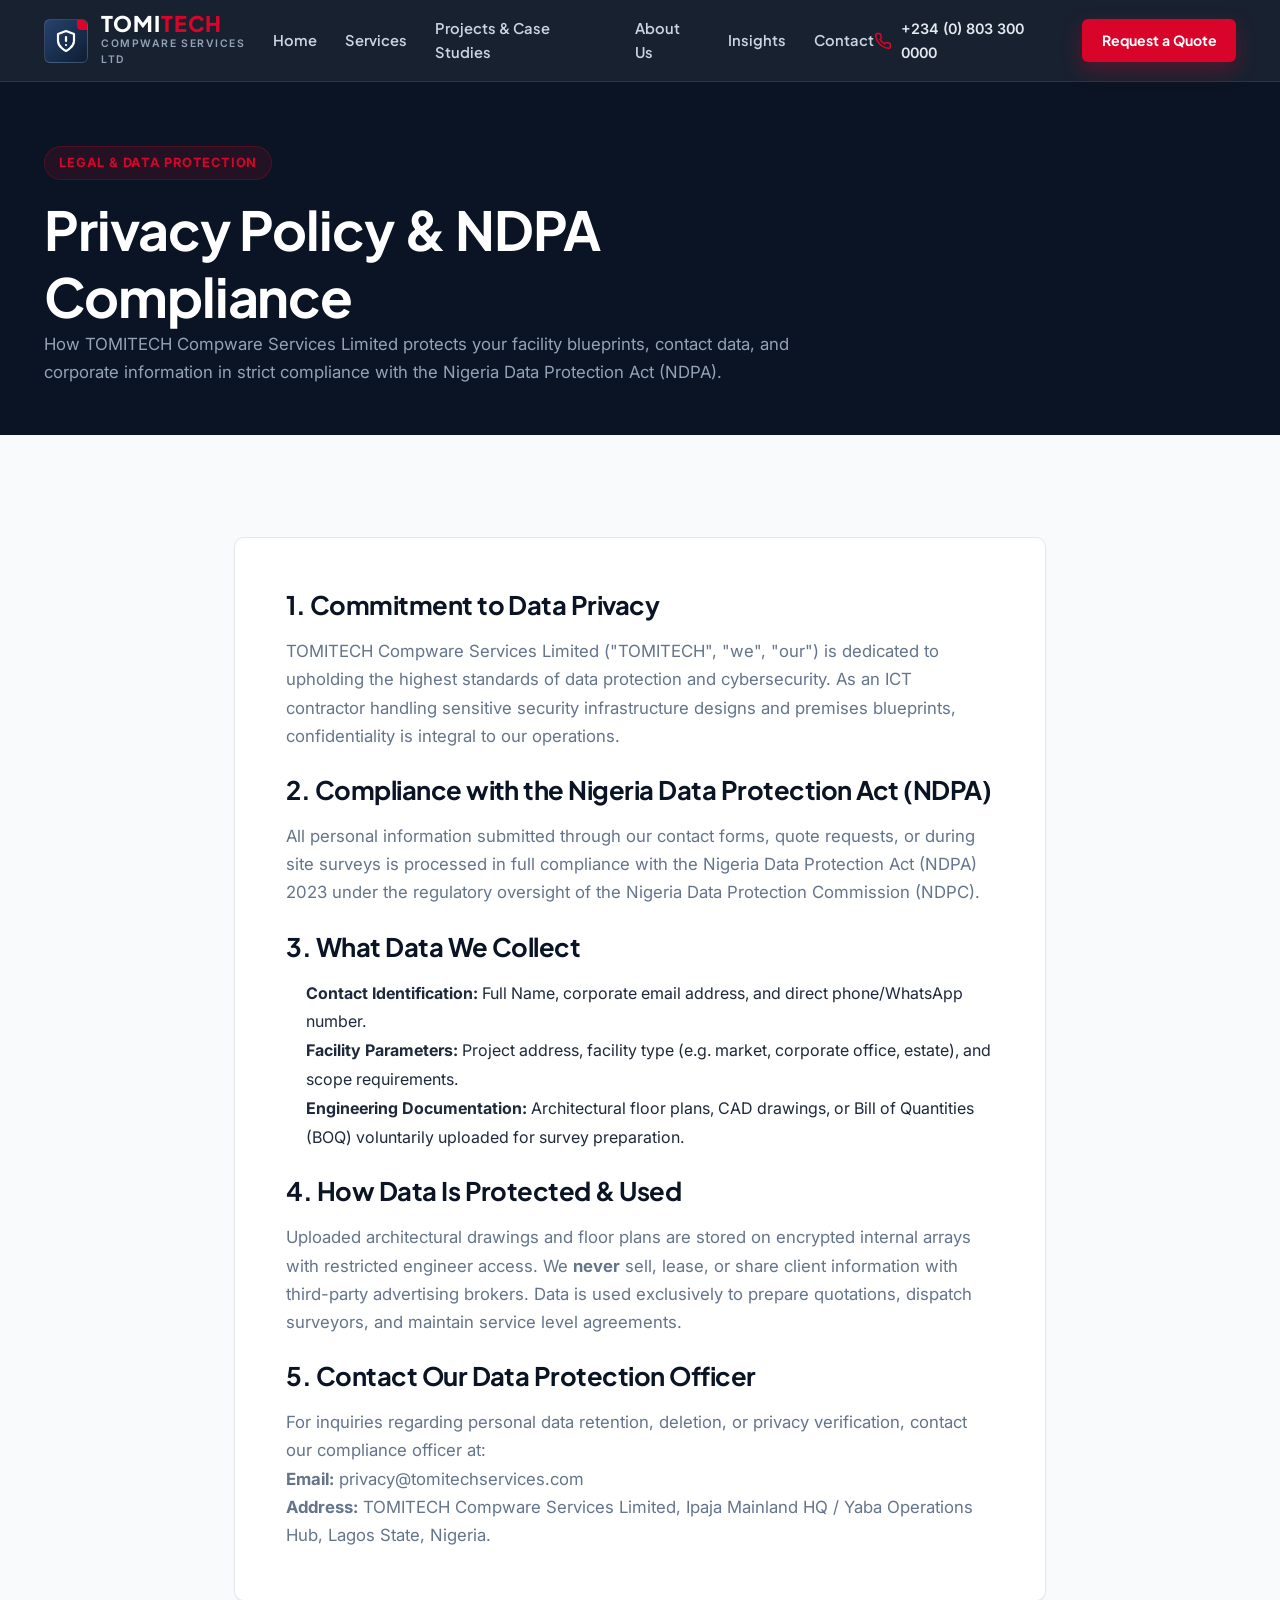
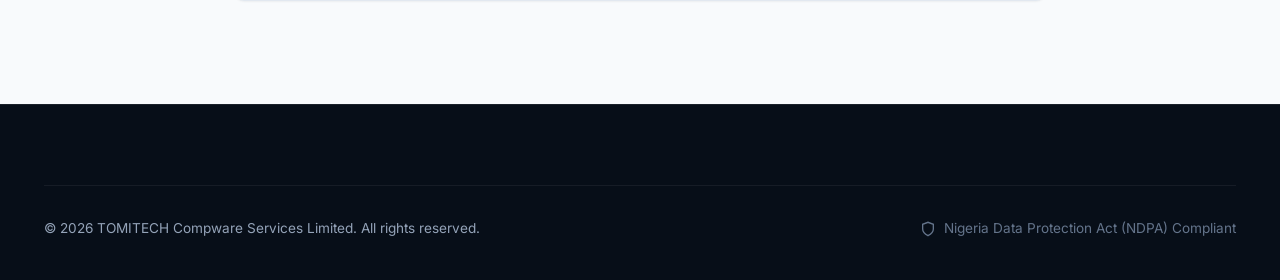
<file: privacy.html>
<!DOCTYPE html>
<html lang="en">
<head>
  <meta charset="UTF-8">
  <meta name="viewport" content="width=device-width, initial-scale=1.0">
  <title>Privacy Policy & NDPA Compliance | TOMITECH Lagos</title>
  <meta name="description" content="Data privacy policy of TOMITECH Compware Services Limited in full compliance with the Nigeria Data Protection Act (NDPA).">
  <meta property="og:type" content="website">
  <meta property="og:url" content="https://tomitech-zeta.vercel.app/privacy.html">
  <meta property="og:title" content="Privacy Policy & NDPA Compliance | TOMITECH Lagos">
  <link rel="canonical" href="https://tomitech-zeta.vercel.app/privacy.html">
  
  <link rel="preconnect" href="https://fonts.googleapis.com">
  <link rel="preconnect" href="https://fonts.gstatic.com" crossorigin>
  <link href="https://fonts.googleapis.com/css2?family=Inter:wght@400;500;600;700&family=Plus+Jakarta+Sans:wght@600;700;800&display=swap" rel="stylesheet">
  
  <link rel="stylesheet" href="assets/css/style.css">
</head>
<body>

  <!-- Sticky Header -->
  <header class="site-header" id="topHeader">
    <div class="container header-container">
      <a href="index.html" class="brand-logo" aria-label="TOMITECH Home">
        <div class="logo-symbol">
          <svg width="24" height="24" viewBox="0 0 24 24" fill="none" stroke="#ffffff" stroke-width="2.2" stroke-linecap="round" stroke-linejoin="round">
            <path d="M12 22s8-4 8-10V5l-8-3-8 3v7c0 6 8 10 8 10z"/>
            <path d="M12 8v4"/>
            <path d="M12 16h.01"/>
          </svg>
        </div>
        <div class="logo-text-group">
          <span class="logo-text-title">TOMI<span>TECH</span></span>
          <span class="logo-text-subtitle">Compware Services Ltd</span>
        </div>
      </a>

      <nav class="nav-links" aria-label="Primary Navigation">
        <a href="index.html" class="nav-link">Home</a>
        <a href="services.html" class="nav-link">Services</a>
        <a href="projects.html" class="nav-link">Projects & Case Studies</a>
        <a href="about.html" class="nav-link">About Us</a>
        <a href="blog.html" class="nav-link">Insights</a>
        <a href="contact.html" class="nav-link">Contact</a>
      </nav>

      <div class="header-actions">
        <a href="tel:+2348033000000" class="header-phone-link">
          <svg width="18" height="18" viewBox="0 0 24 24" fill="none" stroke="currentColor" stroke-width="2.2">
            <path d="M22 16.92v3a2 2 0 0 1-2.18 2 19.79 19.79 0 0 1-8.63-3.07 19.5 19.5 0 0 1-6-6 19.79 19.79 0 0 1-3.07-8.67A2 2 0 0 1 4.11 2h3a2 2 0 0 1 2 1.72 12.84 12.84 0 0 0 .7 2.81 2 2 0 0 1-.45 2.11L8.09 9.91a16 16 0 0 0 6 6l1.27-1.27a2 2 0 0 1 2.11-.45 12.84 12.84 0 0 0 2.81.7A2 2 0 0 1 22 16.92z"/>
          </svg>
          <span>+234 (0) 803 300 0000</span>
        </a>
        <a href="contact.html" class="btn btn-primary btn-sm">Request a Quote</a>
      </div>
    </div>
  </header>

  <main id="mainContent">
    <section class="section section-dark" style="padding-block: 4rem 3rem;">
      <div class="container">
        <div class="section-header text-left" style="margin-bottom: 0;">
          <div class="badge badge-red">Legal & Data Protection</div>
          <h1 class="text-white">Privacy Policy & NDPA Compliance</h1>
          <p class="text-muted-light">
            How TOMITECH Compware Services Limited protects your facility blueprints, contact data, and corporate information in strict compliance with the Nigeria Data Protection Act (NDPA).
          </p>
        </div>
      </div>
    </section>

    <section class="section">
      <div class="container" style="max-width: 860px;">
        <article style="background-color: var(--color-surface-white); border: 1px solid var(--color-border-subtle); border-radius: var(--radius-md); padding: clamp(2rem, 4vw, 3.5rem); box-shadow: var(--shadow-sm); line-height: 1.8;">
          <h3 style="margin-bottom: 1rem; color: var(--color-navy-950);">1. Commitment to Data Privacy</h3>
          <p style="margin-bottom: 1.5rem;">
            TOMITECH Compware Services Limited ("TOMITECH", "we", "our") is dedicated to upholding the highest standards of data protection and cybersecurity. As an ICT contractor handling sensitive security infrastructure designs and premises blueprints, confidentiality is integral to our operations.
          </p>

          <h3 style="margin-bottom: 1rem; color: var(--color-navy-950);">2. Compliance with the Nigeria Data Protection Act (NDPA)</h3>
          <p style="margin-bottom: 1.5rem;">
            All personal information submitted through our contact forms, quote requests, or during site surveys is processed in full compliance with the Nigeria Data Protection Act (NDPA) 2023 under the regulatory oversight of the Nigeria Data Protection Commission (NDPC).
          </p>

          <h3 style="margin-bottom: 1rem; color: var(--color-navy-950);">3. What Data We Collect</h3>
          <ul style="margin-bottom: 1.5rem; padding-left: 1.25rem;">
            <li><strong>Contact Identification:</strong> Full Name, corporate email address, and direct phone/WhatsApp number.</li>
            <li><strong>Facility Parameters:</strong> Project address, facility type (e.g. market, corporate office, estate), and scope requirements.</li>
            <li><strong>Engineering Documentation:</strong> Architectural floor plans, CAD drawings, or Bill of Quantities (BOQ) voluntarily uploaded for survey preparation.</li>
          </ul>

          <h3 style="margin-bottom: 1rem; color: var(--color-navy-950);">4. How Data Is Protected & Used</h3>
          <p style="margin-bottom: 1.5rem;">
            Uploaded architectural drawings and floor plans are stored on encrypted internal arrays with restricted engineer access. We <strong>never</strong> sell, lease, or share client information with third-party advertising brokers. Data is used exclusively to prepare quotations, dispatch surveyors, and maintain service level agreements.
          </p>

          <h3 style="margin-bottom: 1rem; color: var(--color-navy-950);">5. Contact Our Data Protection Officer</h3>
          <p>
            For inquiries regarding personal data retention, deletion, or privacy verification, contact our compliance officer at:<br>
            <strong>Email:</strong> privacy@tomitechservices.com<br>
            <strong>Address:</strong> TOMITECH Compware Services Limited, Ipaja Mainland HQ / Yaba Operations Hub, Lagos State, Nigeria.
          </p>
        </article>
      </div>
    </section>
  </main>

  <!-- Footer -->
  <footer class="site-footer">
    <div class="container">
      <div class="footer-bottom-bar">
        <div>&copy; 2026 TOMITECH Compware Services Limited. All rights reserved.</div>
        <div class="footer-compliance-tag">
          <svg width="16" height="16" viewBox="0 0 24 24" fill="none" stroke="currentColor" stroke-width="2">
            <path d="M12 22s8-4 8-10V5l-8-3-8 3v7c0 6 8 10 8 10z"/>
          </svg>
          <span>Nigeria Data Protection Act (NDPA) Compliant</span>
        </div>
      </div>
    </div>
  </footer>

  <script src="assets/js/main.js"></script>
</body>
</html>
</file>
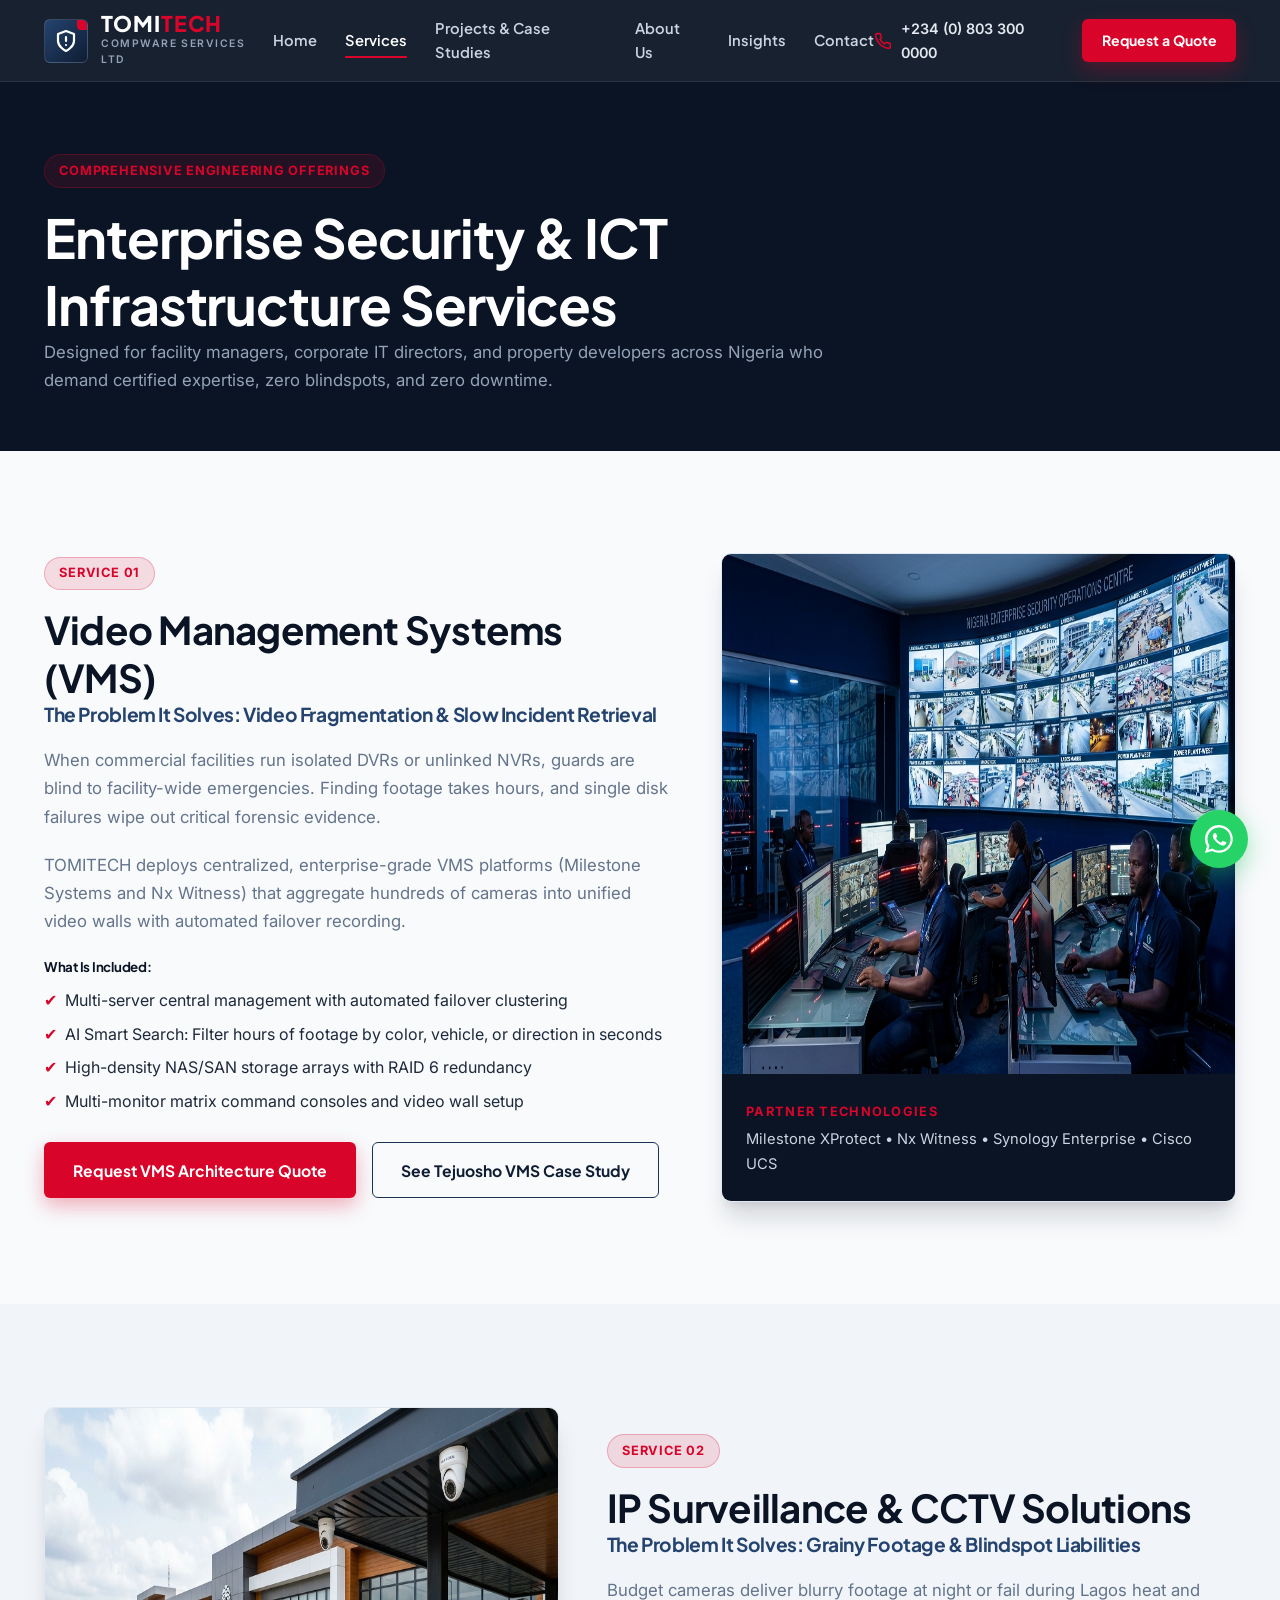
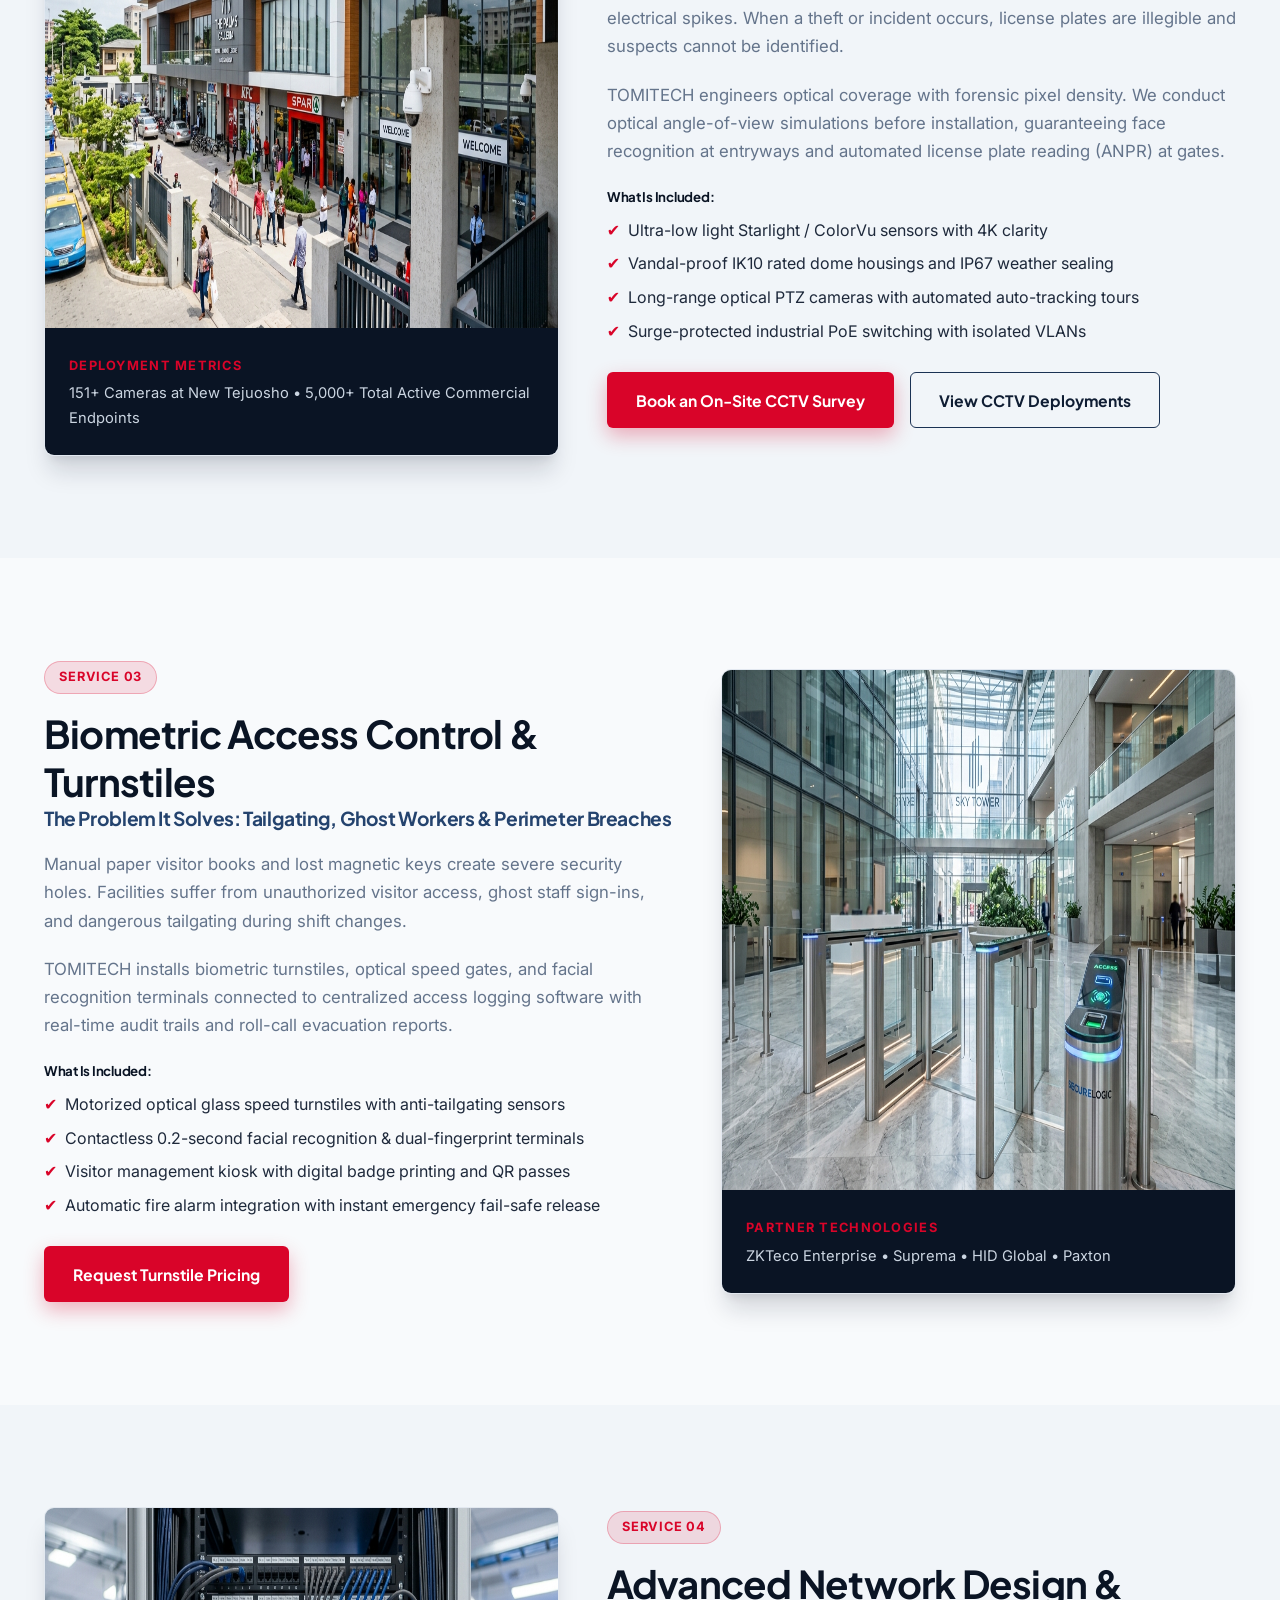
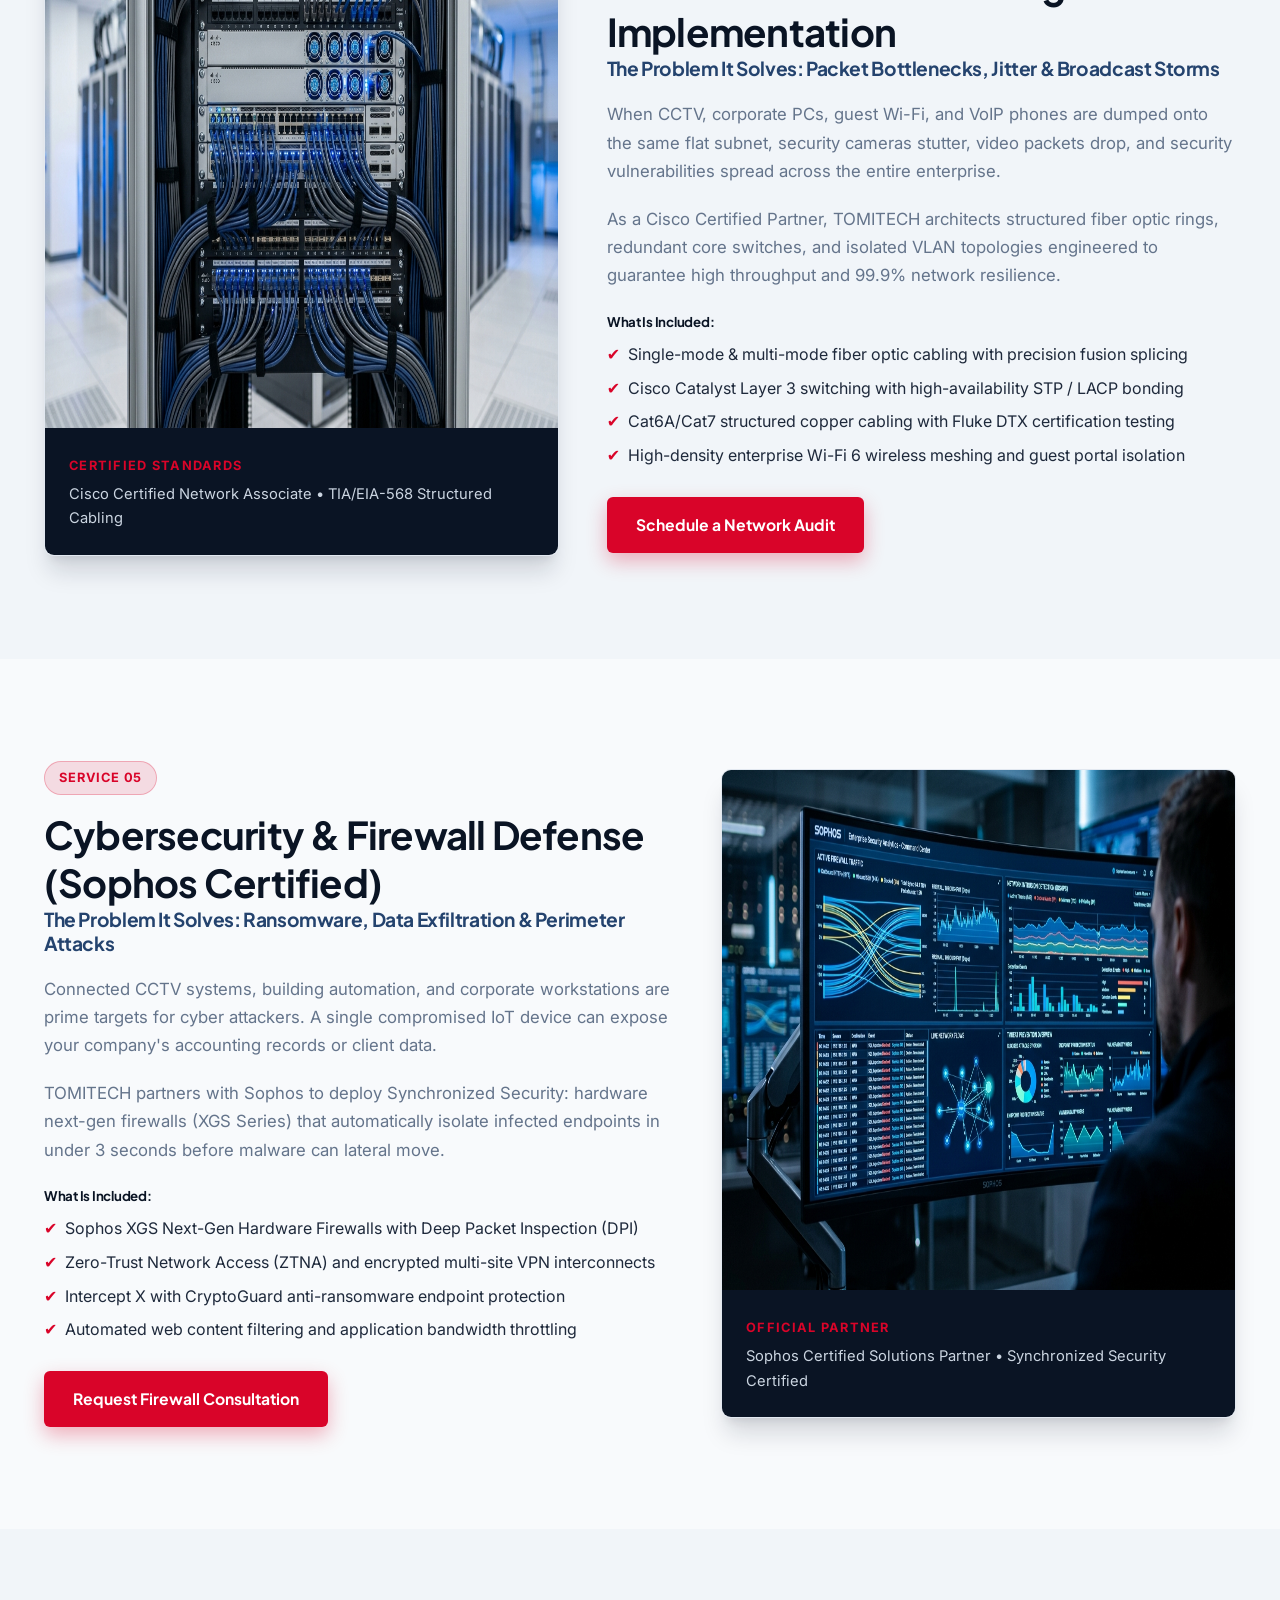
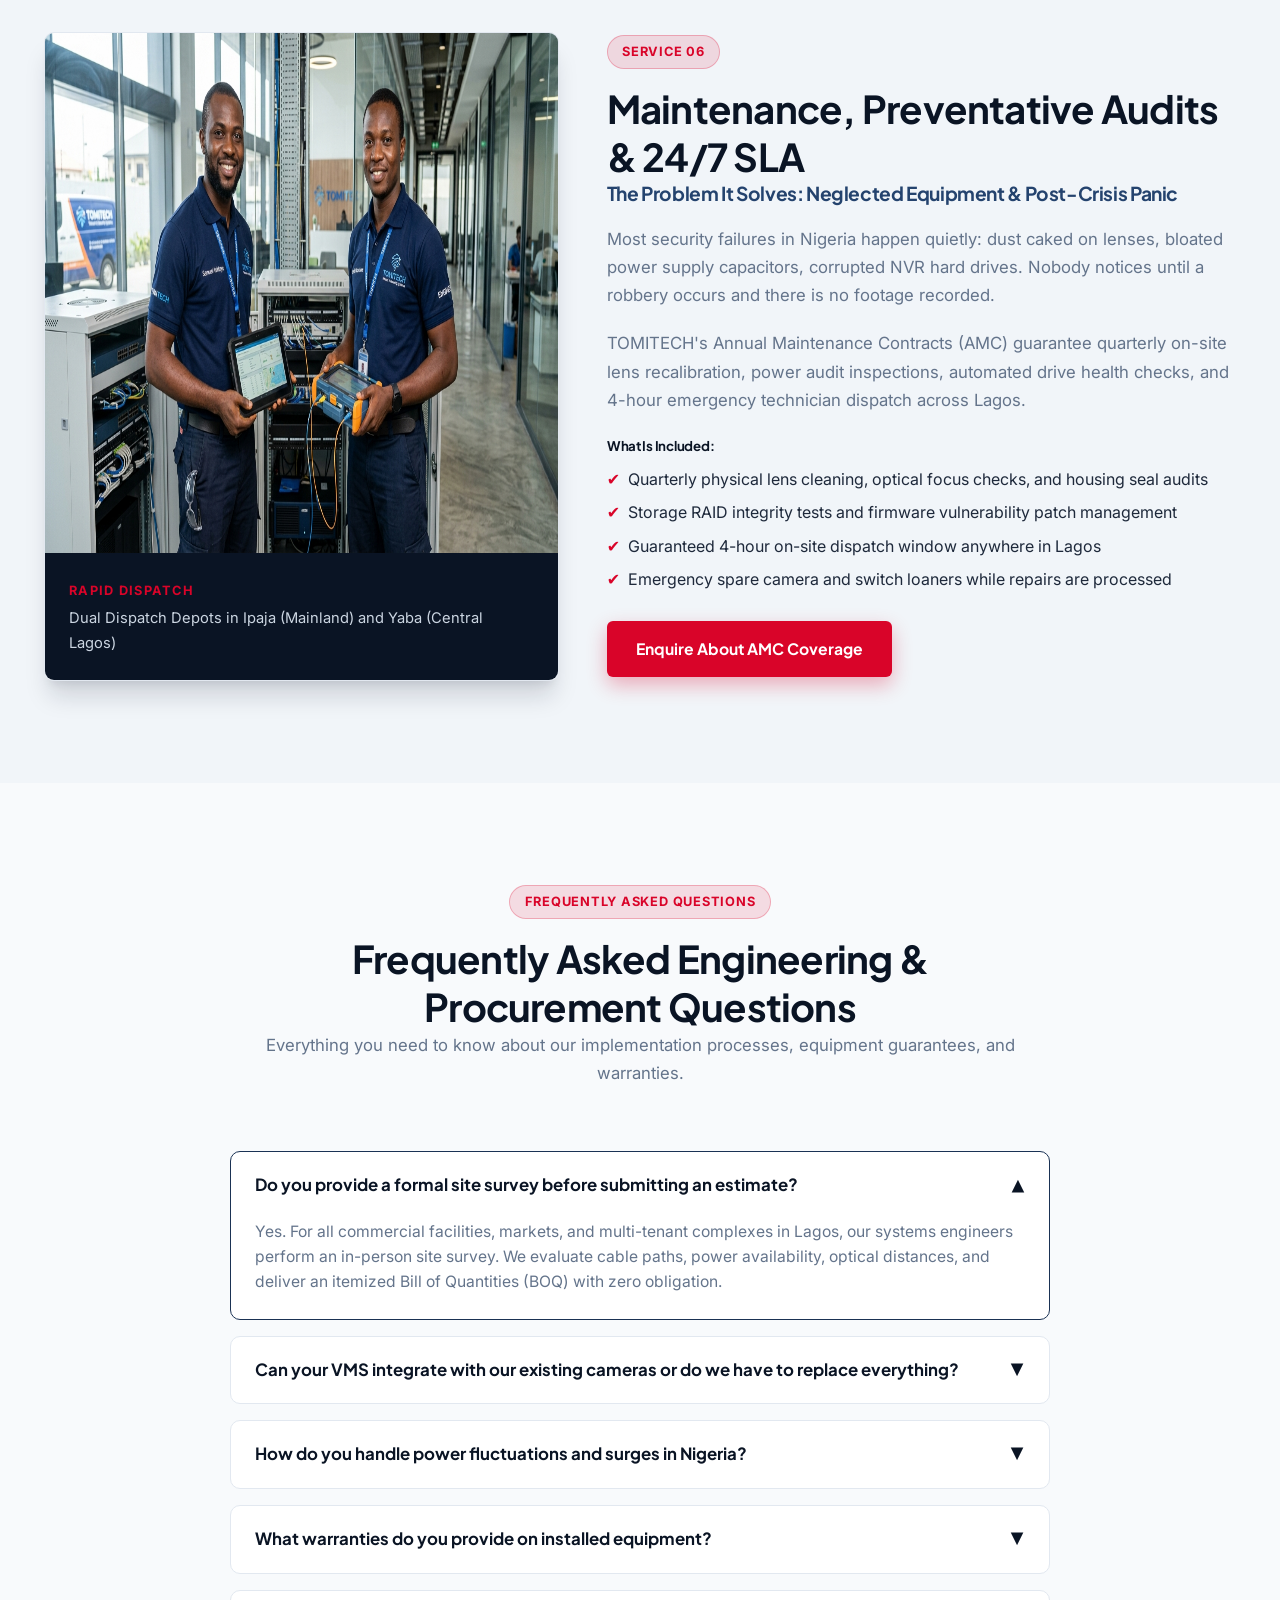
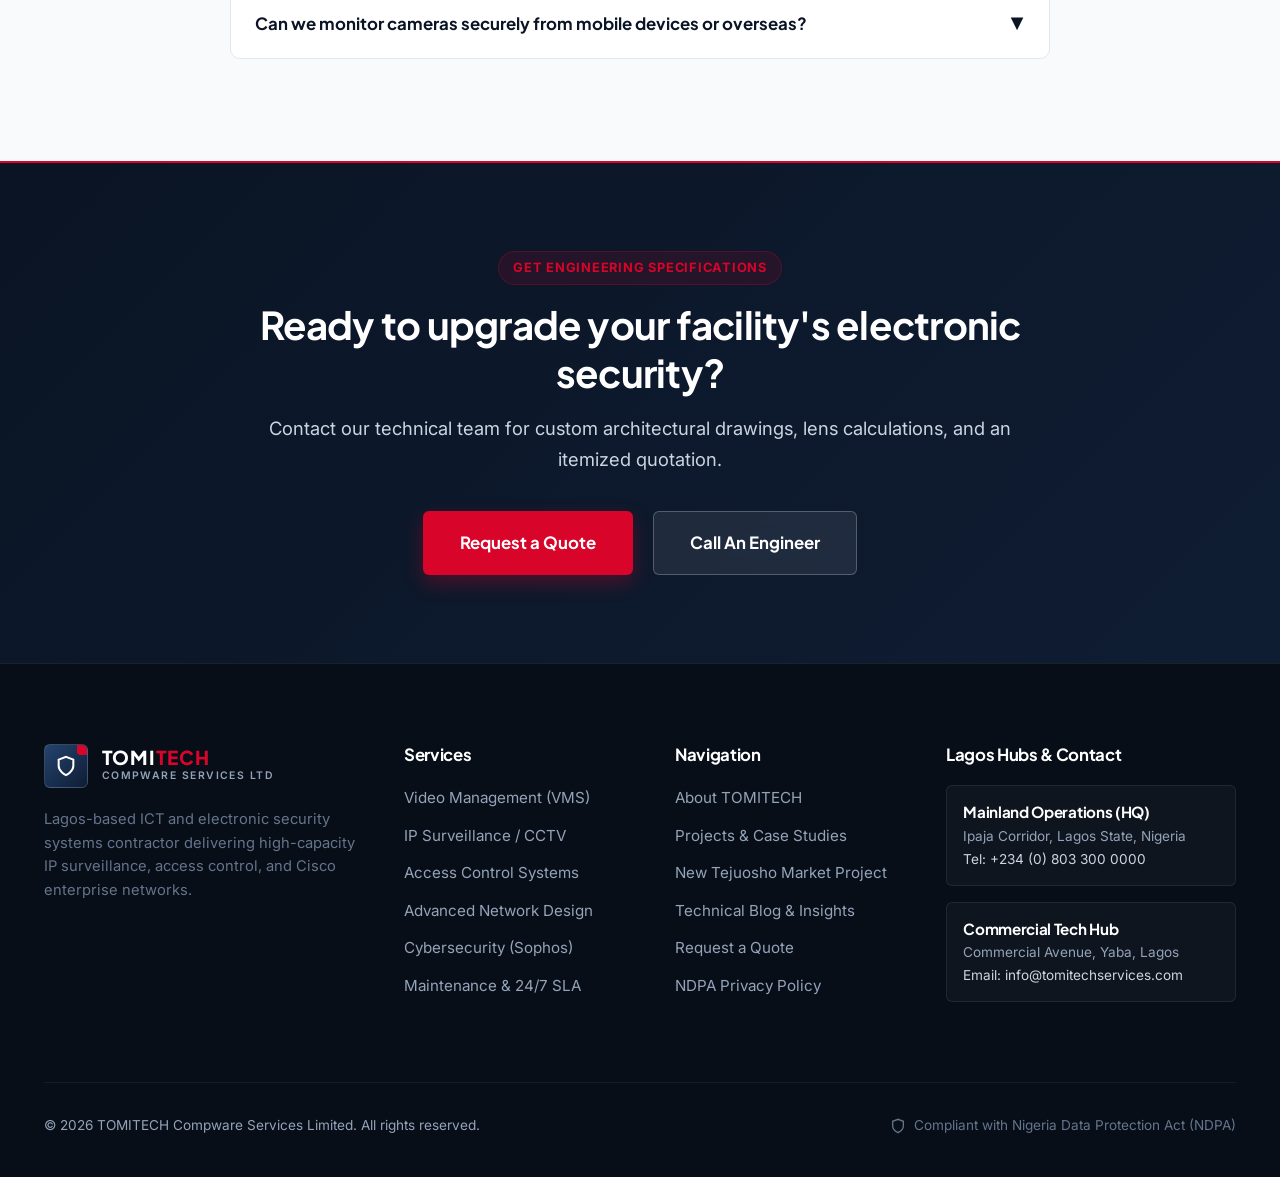
<file: services.html>
<!DOCTYPE html>
<html lang="en">
<head>
  <meta charset="UTF-8">
  <meta name="viewport" content="width=device-width, initial-scale=1.0">
  <title>Enterprise Security & Network Services | TOMITECH Lagos</title>
  <meta name="description" content="Explore TOMITECH's full suite of enterprise ICT services: VMS Video Management, 4K IP CCTV, Biometric Access Control, Cisco Network Design, Sophos Cybersecurity, and 24/7 Lagos SLA Maintenance.">
  <meta name="keywords" content="VMS Milestone Lagos, IP CCTV Nigeria, biometric speed gates Lagos, Cisco fiber network design Nigeria, Sophos firewall Lagos, CCTV maintenance Lagos">
  
  <meta property="og:type" content="website">
  <meta property="og:url" content="https://tomitech-zeta.vercel.app/services.html">
  <meta property="og:title" content="Enterprise Services | TOMITECH Compware Services">
  <meta property="og:description" content="Mission-critical security engineering, zero-blindspot surveillance, and certified network infrastructure across Nigeria.">
  <meta property="og:image" content="https://tomitech-zeta.vercel.app/assets/images/hero-control-room.jpg">
  <link rel="canonical" href="https://tomitech-zeta.vercel.app/services.html">
  
  <link rel="preconnect" href="https://fonts.googleapis.com">
  <link rel="preconnect" href="https://fonts.gstatic.com" crossorigin>
  <link href="https://fonts.googleapis.com/css2?family=Inter:wght@400;500;600;700&family=Plus+Jakarta+Sans:wght@600;700;800&display=swap" rel="stylesheet">
  
  <link rel="stylesheet" href="assets/css/style.css">
</head>
<body>

  <!-- Sticky Header -->
  <header class="site-header" id="topHeader">
    <div class="container header-container">
      <a href="index.html" class="brand-logo" aria-label="TOMITECH Home">
        <div class="logo-symbol">
          <svg width="24" height="24" viewBox="0 0 24 24" fill="none" stroke="#ffffff" stroke-width="2.2" stroke-linecap="round" stroke-linejoin="round">
            <path d="M12 22s8-4 8-10V5l-8-3-8 3v7c0 6 8 10 8 10z"/>
            <path d="M12 8v4"/>
            <path d="M12 16h.01"/>
          </svg>
        </div>
        <div class="logo-text-group">
          <span class="logo-text-title">TOMI<span>TECH</span></span>
          <span class="logo-text-subtitle">Compware Services Ltd</span>
        </div>
      </a>

      <nav class="nav-links" aria-label="Primary Navigation">
        <a href="index.html" class="nav-link">Home</a>
        <a href="services.html" class="nav-link active">Services</a>
        <a href="projects.html" class="nav-link">Projects & Case Studies</a>
        <a href="about.html" class="nav-link">About Us</a>
        <a href="blog.html" class="nav-link">Insights</a>
        <a href="contact.html" class="nav-link">Contact</a>
      </nav>

      <div class="header-actions">
        <a href="tel:+2348033000000" class="header-phone-link">
          <svg width="18" height="18" viewBox="0 0 24 24" fill="none" stroke="currentColor" stroke-width="2.2">
            <path d="M22 16.92v3a2 2 0 0 1-2.18 2 19.79 19.79 0 0 1-8.63-3.07 19.5 19.5 0 0 1-6-6 19.79 19.79 0 0 1-3.07-8.67A2 2 0 0 1 4.11 2h3a2 2 0 0 1 2 1.72 12.84 12.84 0 0 0 .7 2.81 2 2 0 0 1-.45 2.11L8.09 9.91a16 16 0 0 0 6 6l1.27-1.27a2 2 0 0 1 2.11-.45 12.84 12.84 0 0 0 2.81.7A2 2 0 0 1 22 16.92z"/>
          </svg>
          <span>+234 (0) 803 300 0000</span>
        </a>
        <a href="contact.html" class="btn btn-primary btn-sm">Request a Quote</a>
        <button class="menu-toggle-btn" aria-label="Toggle navigation menu" aria-expanded="false">
          <svg width="28" height="28" viewBox="0 0 24 24" fill="none" stroke="currentColor" stroke-width="2">
            <line x1="3" y1="12" x2="21" y2="12"></line>
            <line x1="3" y1="6" x2="21" y2="6"></line>
            <line x1="3" y1="18" x2="21" y2="18"></line>
          </svg>
        </button>
      </div>
    </div>
  </header>

  <!-- Mobile Drawer -->
  <div class="mobile-nav-drawer" id="mobileDrawer">
    <a href="index.html" class="nav-link">Home</a>
    <a href="services.html" class="nav-link active">Services</a>
    <a href="projects.html" class="nav-link">Projects & Case Studies</a>
    <a href="about.html" class="nav-link">About TOMITECH</a>
    <a href="blog.html" class="nav-link">Insights & Guides</a>
    <a href="contact.html" class="nav-link">Contact & Locations</a>
    <div style="margin-top: 1.5rem; display: flex; flex-direction: column; gap: 1rem;">
      <a href="tel:+2348033000000" class="btn btn-secondary">Direct Phone: +234 803 300 0000</a>
      <a href="contact.html" class="btn btn-primary">Request a Free Quote</a>
    </div>
  </div>

  <main id="mainContent">
    <!-- Services Banner -->
    <section class="section section-dark" style="padding-block: 4.5rem 3.5rem;">
      <div class="container">
        <div class="section-header text-left" style="max-width: 820px; margin-bottom: 0;">
          <div class="badge badge-red">Comprehensive Engineering Offerings</div>
          <h1 class="text-white">Enterprise Security & ICT Infrastructure Services</h1>
          <p class="text-muted-light">
            Designed for facility managers, corporate IT directors, and property developers across Nigeria who demand certified expertise, zero blindspots, and zero downtime.
          </p>
        </div>
      </div>
    </section>

    <!-- Detailed Service Sections (PRD Section 7.2) -->
    
    <!-- 1. Video Management Systems (VMS) -->
    <section class="section" id="vms">
      <div class="container">
        <div style="display: grid; grid-template-columns: 1.1fr 0.9fr; gap: 3rem; align-items: center;">
          <div>
            <div class="badge badge-red">Service 01</div>
            <h2>Video Management Systems (VMS)</h2>
            <h4 style="color: var(--color-navy-700); margin-bottom: 1.25rem;">The Problem It Solves: Video Fragmentation & Slow Incident Retrieval</h4>
            <p style="margin-bottom: 1.25rem;">
              When commercial facilities run isolated DVRs or unlinked NVRs, guards are blind to facility-wide emergencies. Finding footage takes hours, and single disk failures wipe out critical forensic evidence.
            </p>
            <p style="margin-bottom: 1.5rem;">
              TOMITECH deploys centralized, enterprise-grade VMS platforms (Milestone Systems and Nx Witness) that aggregate hundreds of cameras into unified video walls with automated failover recording.
            </p>

            <h5 style="margin-bottom: 0.75rem; color: var(--color-navy-950);">What Is Included:</h5>
            <ul style="display: flex; flex-direction: column; gap: 0.5rem; margin-bottom: 1.75rem; color: var(--color-text-main);">
              <li style="display: flex; align-items: center; gap: 0.5rem;">
                <span style="color: var(--color-accent-red); font-weight: bold;">✔</span> Multi-server central management with automated failover clustering
              </li>
              <li style="display: flex; align-items: center; gap: 0.5rem;">
                <span style="color: var(--color-accent-red); font-weight: bold;">✔</span> AI Smart Search: Filter hours of footage by color, vehicle, or direction in seconds
              </li>
              <li style="display: flex; align-items: center; gap: 0.5rem;">
                <span style="color: var(--color-accent-red); font-weight: bold;">✔</span> High-density NAS/SAN storage arrays with RAID 6 redundancy
              </li>
              <li style="display: flex; align-items: center; gap: 0.5rem;">
                <span style="color: var(--color-accent-red); font-weight: bold;">✔</span> Multi-monitor matrix command consoles and video wall setup
              </li>
            </ul>

            <div style="display: flex; flex-wrap: wrap; gap: 1rem; align-items: center;">
              <a href="contact.html?service=vms" class="btn btn-primary">Request VMS Architecture Quote</a>
              <a href="projects.html#tejuosho" class="btn btn-outline-navy">See Tejuosho VMS Case Study</a>
            </div>
          </div>

          <div style="border-radius: var(--radius-md); overflow: hidden; box-shadow: var(--shadow-xl); border: 1px solid var(--color-border-subtle);">
            <img src="assets/images/hero-control-room.jpg" alt="Video Management Operations Center" width="800" height="520" loading="lazy">
            <div style="padding: 1.5rem; background-color: var(--color-navy-950); color: #fff;">
              <span style="font-size: 0.8rem; text-transform: uppercase; letter-spacing: 0.1em; color: var(--color-accent-red); font-weight: 700;">Partner Technologies</span>
              <p style="color: #cbd5e1; font-size: 0.92rem; margin-top: 0.25rem;">Milestone XProtect &bull; Nx Witness &bull; Synology Enterprise &bull; Cisco UCS</p>
            </div>
          </div>
        </div>
      </div>
    </section>

    <!-- 2. IP Surveillance / CCTV -->
    <section class="section section-slate" id="cctv">
      <div class="container">
        <div style="display: grid; grid-template-columns: 0.9fr 1.1fr; gap: 3rem; align-items: center;">
          <div style="order: 2;">
            <div class="badge badge-red">Service 02</div>
            <h2>IP Surveillance & CCTV Solutions</h2>
            <h4 style="color: var(--color-navy-700); margin-bottom: 1.25rem;">The Problem It Solves: Grainy Footage & Blindspot Liabilities</h4>
            <p style="margin-bottom: 1.25rem;">
              Budget cameras deliver blurry footage at night or fail during Lagos heat and electrical spikes. When a theft or incident occurs, license plates are illegible and suspects cannot be identified.
            </p>
            <p style="margin-bottom: 1.5rem;">
              TOMITECH engineers optical coverage with forensic pixel density. We conduct optical angle-of-view simulations before installation, guaranteeing face recognition at entryways and automated license plate reading (ANPR) at gates.
            </p>

            <h5 style="margin-bottom: 0.75rem; color: var(--color-navy-950);">What Is Included:</h5>
            <ul style="display: flex; flex-direction: column; gap: 0.5rem; margin-bottom: 1.75rem; color: var(--color-text-main);">
              <li style="display: flex; align-items: center; gap: 0.5rem;">
                <span style="color: var(--color-accent-red); font-weight: bold;">✔</span> Ultra-low light Starlight / ColorVu sensors with 4K clarity
              </li>
              <li style="display: flex; align-items: center; gap: 0.5rem;">
                <span style="color: var(--color-accent-red); font-weight: bold;">✔</span> Vandal-proof IK10 rated dome housings and IP67 weather sealing
              </li>
              <li style="display: flex; align-items: center; gap: 0.5rem;">
                <span style="color: var(--color-accent-red); font-weight: bold;">✔</span> Long-range optical PTZ cameras with automated auto-tracking tours
              </li>
              <li style="display: flex; align-items: center; gap: 0.5rem;">
                <span style="color: var(--color-accent-red); font-weight: bold;">✔</span> Surge-protected industrial PoE switching with isolated VLANs
              </li>
            </ul>

            <div style="display: flex; flex-wrap: wrap; gap: 1rem; align-items: center;">
              <a href="contact.html?service=cctv" class="btn btn-primary">Book an On-Site CCTV Survey</a>
              <a href="projects.html" class="btn btn-outline-navy">View CCTV Deployments</a>
            </div>
          </div>

          <div style="order: 1; border-radius: var(--radius-md); overflow: hidden; box-shadow: var(--shadow-xl); border: 1px solid var(--color-border-subtle);">
            <img src="assets/images/project-tejuosho.jpg" alt="Commercial CCTV Deployment" width="800" height="520" loading="lazy">
            <div style="padding: 1.5rem; background-color: var(--color-navy-950); color: #fff;">
              <span style="font-size: 0.8rem; text-transform: uppercase; letter-spacing: 0.1em; color: var(--color-accent-red); font-weight: 700;">Deployment Metrics</span>
              <p style="color: #cbd5e1; font-size: 0.92rem; margin-top: 0.25rem;">151+ Cameras at New Tejuosho &bull; 5,000+ Total Active Commercial Endpoints</p>
            </div>
          </div>
        </div>
      </div>
    </section>

    <!-- 3. Access Control Systems -->
    <section class="section" id="access-control">
      <div class="container">
        <div style="display: grid; grid-template-columns: 1.1fr 0.9fr; gap: 3rem; align-items: center;">
          <div>
            <div class="badge badge-red">Service 03</div>
            <h2>Biometric Access Control & Turnstiles</h2>
            <h4 style="color: var(--color-navy-700); margin-bottom: 1.25rem;">The Problem It Solves: Tailgating, Ghost Workers & Perimeter Breaches</h4>
            <p style="margin-bottom: 1.25rem;">
              Manual paper visitor books and lost magnetic keys create severe security holes. Facilities suffer from unauthorized visitor access, ghost staff sign-ins, and dangerous tailgating during shift changes.
            </p>
            <p style="margin-bottom: 1.5rem;">
              TOMITECH installs biometric turnstiles, optical speed gates, and facial recognition terminals connected to centralized access logging software with real-time audit trails and roll-call evacuation reports.
            </p>

            <h5 style="margin-bottom: 0.75rem; color: var(--color-navy-950);">What Is Included:</h5>
            <ul style="display: flex; flex-direction: column; gap: 0.5rem; margin-bottom: 1.75rem; color: var(--color-text-main);">
              <li style="display: flex; align-items: center; gap: 0.5rem;">
                <span style="color: var(--color-accent-red); font-weight: bold;">✔</span> Motorized optical glass speed turnstiles with anti-tailgating sensors
              </li>
              <li style="display: flex; align-items: center; gap: 0.5rem;">
                <span style="color: var(--color-accent-red); font-weight: bold;">✔</span> Contactless 0.2-second facial recognition & dual-fingerprint terminals
              </li>
              <li style="display: flex; align-items: center; gap: 0.5rem;">
                <span style="color: var(--color-accent-red); font-weight: bold;">✔</span> Visitor management kiosk with digital badge printing and QR passes
              </li>
              <li style="display: flex; align-items: center; gap: 0.5rem;">
                <span style="color: var(--color-accent-red); font-weight: bold;">✔</span> Automatic fire alarm integration with instant emergency fail-safe release
              </li>
            </ul>

            <div style="display: flex; flex-wrap: wrap; gap: 1rem; align-items: center;">
              <a href="contact.html?service=access" class="btn btn-primary">Request Turnstile Pricing</a>
            </div>
          </div>

          <div style="border-radius: var(--radius-md); overflow: hidden; box-shadow: var(--shadow-xl); border: 1px solid var(--color-border-subtle);">
            <img src="assets/images/project-access.jpg" alt="Biometric Turnstiles and Speed Gates" width="800" height="520" loading="lazy">
            <div style="padding: 1.5rem; background-color: var(--color-navy-950); color: #fff;">
              <span style="font-size: 0.8rem; text-transform: uppercase; letter-spacing: 0.1em; color: var(--color-accent-red); font-weight: 700;">Partner Technologies</span>
              <p style="color: #cbd5e1; font-size: 0.92rem; margin-top: 0.25rem;">ZKTeco Enterprise &bull; Suprema &bull; HID Global &bull; Paxton</p>
            </div>
          </div>
        </div>
      </div>
    </section>

    <!-- 4. Advanced Network Design & Implementation -->
    <section class="section section-slate" id="network-design">
      <div class="container">
        <div style="display: grid; grid-template-columns: 0.9fr 1.1fr; gap: 3rem; align-items: center;">
          <div style="order: 2;">
            <div class="badge badge-red">Service 04</div>
            <h2>Advanced Network Design & Implementation</h2>
            <h4 style="color: var(--color-navy-700); margin-bottom: 1.25rem;">The Problem It Solves: Packet Bottlenecks, Jitter & Broadcast Storms</h4>
            <p style="margin-bottom: 1.25rem;">
              When CCTV, corporate PCs, guest Wi-Fi, and VoIP phones are dumped onto the same flat subnet, security cameras stutter, video packets drop, and security vulnerabilities spread across the entire enterprise.
            </p>
            <p style="margin-bottom: 1.5rem;">
              As a Cisco Certified Partner, TOMITECH architects structured fiber optic rings, redundant core switches, and isolated VLAN topologies engineered to guarantee high throughput and 99.9% network resilience.
            </p>

            <h5 style="margin-bottom: 0.75rem; color: var(--color-navy-950);">What Is Included:</h5>
            <ul style="display: flex; flex-direction: column; gap: 0.5rem; margin-bottom: 1.75rem; color: var(--color-text-main);">
              <li style="display: flex; align-items: center; gap: 0.5rem;">
                <span style="color: var(--color-accent-red); font-weight: bold;">✔</span> Single-mode & multi-mode fiber optic cabling with precision fusion splicing
              </li>
              <li style="display: flex; align-items: center; gap: 0.5rem;">
                <span style="color: var(--color-accent-red); font-weight: bold;">✔</span> Cisco Catalyst Layer 3 switching with high-availability STP / LACP bonding
              </li>
              <li style="display: flex; align-items: center; gap: 0.5rem;">
                <span style="color: var(--color-accent-red); font-weight: bold;">✔</span> Cat6A/Cat7 structured copper cabling with Fluke DTX certification testing
              </li>
              <li style="display: flex; align-items: center; gap: 0.5rem;">
                <span style="color: var(--color-accent-red); font-weight: bold;">✔</span> High-density enterprise Wi-Fi 6 wireless meshing and guest portal isolation
              </li>
            </ul>

            <div style="display: flex; flex-wrap: wrap; gap: 1rem; align-items: center;">
              <a href="contact.html?service=network" class="btn btn-primary">Schedule a Network Audit</a>
            </div>
          </div>

          <div style="order: 1; border-radius: var(--radius-md); overflow: hidden; box-shadow: var(--shadow-xl); border: 1px solid var(--color-border-subtle);">
            <img src="assets/images/project-network.jpg" alt="Enterprise Cisco Network Rack" width="800" height="520" loading="lazy">
            <div style="padding: 1.5rem; background-color: var(--color-navy-950); color: #fff;">
              <span style="font-size: 0.8rem; text-transform: uppercase; letter-spacing: 0.1em; color: var(--color-accent-red); font-weight: 700;">Certified Standards</span>
              <p style="color: #cbd5e1; font-size: 0.92rem; margin-top: 0.25rem;">Cisco Certified Network Associate &bull; TIA/EIA-568 Structured Cabling</p>
            </div>
          </div>
        </div>
      </div>
    </section>

    <!-- 5. Cybersecurity (Sophos) -->
    <section class="section" id="cybersecurity">
      <div class="container">
        <div style="display: grid; grid-template-columns: 1.1fr 0.9fr; gap: 3rem; align-items: center;">
          <div>
            <div class="badge badge-red">Service 05</div>
            <h2>Cybersecurity & Firewall Defense (Sophos Certified)</h2>
            <h4 style="color: var(--color-navy-700); margin-bottom: 1.25rem;">The Problem It Solves: Ransomware, Data Exfiltration & Perimeter Attacks</h4>
            <p style="margin-bottom: 1.25rem;">
              Connected CCTV systems, building automation, and corporate workstations are prime targets for cyber attackers. A single compromised IoT device can expose your company's accounting records or client data.
            </p>
            <p style="margin-bottom: 1.5rem;">
              TOMITECH partners with Sophos to deploy Synchronized Security: hardware next-gen firewalls (XGS Series) that automatically isolate infected endpoints in under 3 seconds before malware can lateral move.
            </p>

            <h5 style="margin-bottom: 0.75rem; color: var(--color-navy-950);">What Is Included:</h5>
            <ul style="display: flex; flex-direction: column; gap: 0.5rem; margin-bottom: 1.75rem; color: var(--color-text-main);">
              <li style="display: flex; align-items: center; gap: 0.5rem;">
                <span style="color: var(--color-accent-red); font-weight: bold;">✔</span> Sophos XGS Next-Gen Hardware Firewalls with Deep Packet Inspection (DPI)
              </li>
              <li style="display: flex; align-items: center; gap: 0.5rem;">
                <span style="color: var(--color-accent-red); font-weight: bold;">✔</span> Zero-Trust Network Access (ZTNA) and encrypted multi-site VPN interconnects
              </li>
              <li style="display: flex; align-items: center; gap: 0.5rem;">
                <span style="color: var(--color-accent-red); font-weight: bold;">✔</span> Intercept X with CryptoGuard anti-ransomware endpoint protection
              </li>
              <li style="display: flex; align-items: center; gap: 0.5rem;">
                <span style="color: var(--color-accent-red); font-weight: bold;">✔</span> Automated web content filtering and application bandwidth throttling
              </li>
            </ul>

            <div style="display: flex; flex-wrap: wrap; gap: 1rem; align-items: center;">
              <a href="contact.html?service=cybersecurity" class="btn btn-primary">Request Firewall Consultation</a>
            </div>
          </div>

          <div style="border-radius: var(--radius-md); overflow: hidden; box-shadow: var(--shadow-xl); border: 1px solid var(--color-border-subtle);">
            <img src="assets/images/service-cybersecurity.jpg" alt="Sophos Cybersecurity Command Center" width="800" height="520" loading="lazy">
            <div style="padding: 1.5rem; background-color: var(--color-navy-950); color: #fff;">
              <span style="font-size: 0.8rem; text-transform: uppercase; letter-spacing: 0.1em; color: var(--color-accent-red); font-weight: 700;">Official Partner</span>
              <p style="color: #cbd5e1; font-size: 0.92rem; margin-top: 0.25rem;">Sophos Certified Solutions Partner &bull; Synchronized Security Certified</p>
            </div>
          </div>
        </div>
      </div>
    </section>

    <!-- 6. Maintenance & Support (24/7 SLA) -->
    <section class="section section-slate" id="maintenance">
      <div class="container">
        <div style="display: grid; grid-template-columns: 0.9fr 1.1fr; gap: 3rem; align-items: center;">
          <div style="order: 2;">
            <div class="badge badge-red">Service 06</div>
            <h2>Maintenance, Preventative Audits & 24/7 SLA</h2>
            <h4 style="color: var(--color-navy-700); margin-bottom: 1.25rem;">The Problem It Solves: Neglected Equipment & Post-Crisis Panic</h4>
            <p style="margin-bottom: 1.25rem;">
              Most security failures in Nigeria happen quietly: dust caked on lenses, bloated power supply capacitors, corrupted NVR hard drives. Nobody notices until a robbery occurs and there is no footage recorded.
            </p>
            <p style="margin-bottom: 1.5rem;">
              TOMITECH's Annual Maintenance Contracts (AMC) guarantee quarterly on-site lens recalibration, power audit inspections, automated drive health checks, and 4-hour emergency technician dispatch across Lagos.
            </p>

            <h5 style="margin-bottom: 0.75rem; color: var(--color-navy-950);">What Is Included:</h5>
            <ul style="display: flex; flex-direction: column; gap: 0.5rem; margin-bottom: 1.75rem; color: var(--color-text-main);">
              <li style="display: flex; align-items: center; gap: 0.5rem;">
                <span style="color: var(--color-accent-red); font-weight: bold;">✔</span> Quarterly physical lens cleaning, optical focus checks, and housing seal audits
              </li>
              <li style="display: flex; align-items: center; gap: 0.5rem;">
                <span style="color: var(--color-accent-red); font-weight: bold;">✔</span> Storage RAID integrity tests and firmware vulnerability patch management
              </li>
              <li style="display: flex; align-items: center; gap: 0.5rem;">
                <span style="color: var(--color-accent-red); font-weight: bold;">✔</span> Guaranteed 4-hour on-site dispatch window anywhere in Lagos
              </li>
              <li style="display: flex; align-items: center; gap: 0.5rem;">
                <span style="color: var(--color-accent-red); font-weight: bold;">✔</span> Emergency spare camera and switch loaners while repairs are processed
              </li>
            </ul>

            <div style="display: flex; flex-wrap: wrap; gap: 1rem; align-items: center;">
              <a href="contact.html?service=maintenance" class="btn btn-primary">Enquire About AMC Coverage</a>
            </div>
          </div>

          <div style="order: 1; border-radius: var(--radius-md); overflow: hidden; box-shadow: var(--shadow-xl); border: 1px solid var(--color-border-subtle);">
            <img src="assets/images/team-engineers.jpg" alt="TOMITECH On-Site Support Engineers" width="800" height="520" loading="lazy">
            <div style="padding: 1.5rem; background-color: var(--color-navy-950); color: #fff;">
              <span style="font-size: 0.8rem; text-transform: uppercase; letter-spacing: 0.1em; color: var(--color-accent-red); font-weight: 700;">Rapid Dispatch</span>
              <p style="color: #cbd5e1; font-size: 0.92rem; margin-top: 0.25rem;">Dual Dispatch Depots in Ipaja (Mainland) and Yaba (Central Lagos)</p>
            </div>
          </div>
        </div>
      </div>
    </section>

    <!-- Services FAQ Block (PRD Section 7.2 & SEO) -->
    <section class="section" id="faq">
      <div class="container">
        <div class="section-header">
          <div class="badge badge-red">Frequently Asked Questions</div>
          <h2>Frequently Asked Engineering & Procurement Questions</h2>
          <p>Everything you need to know about our implementation processes, equipment guarantees, and warranties.</p>
        </div>

        <div class="faq-accordion-group">
          <div class="faq-item open">
            <div class="faq-header">
              <span>Do you provide a formal site survey before submitting an estimate?</span>
              <span class="faq-icon-arrow">▼</span>
            </div>
            <div class="faq-body" style="max-height: 200px;">
              <p>Yes. For all commercial facilities, markets, and multi-tenant complexes in Lagos, our systems engineers perform an in-person site survey. We evaluate cable paths, power availability, optical distances, and deliver an itemized Bill of Quantities (BOQ) with zero obligation.</p>
            </div>
          </div>

          <div class="faq-item">
            <div class="faq-header">
              <span>Can your VMS integrate with our existing cameras or do we have to replace everything?</span>
              <span class="faq-icon-arrow">▼</span>
            </div>
            <div class="faq-body">
              <p>We work with open-standard ONVIF compliant systems (such as Milestone and Nx Witness). In most cases, your existing IP cameras can be integrated directly into the new central VMS, allowing you to upgrade legacy cameras in phases without throwing away working hardware.</p>
            </div>
          </div>

          <div class="faq-item">
            <div class="faq-header">
              <span>How do you handle power fluctuations and surges in Nigeria?</span>
              <span class="faq-icon-arrow">▼</span>
            </div>
            <div class="faq-body">
              <p>All TOMITECH deployments include industrial-grade surge suppression, isolated earth ground bonding, and high-efficiency online double-conversion UPS batteries to ensure cameras and switches survive generator switchovers and utility spikes without equipment damage.</p>
            </div>
          </div>

          <div class="faq-item">
            <div class="faq-header">
              <span>What warranties do you provide on installed equipment?</span>
              <span class="faq-icon-arrow">▼</span>
            </div>
            <div class="faq-body">
              <p>All hardware sourced through TOMITECH carries manufacturer warranties (typically 2 to 3 years for enterprise IP cameras and Cisco hardware). Additionally, we provide a 12-month comprehensive workmanship warranty on all cabling, termination, and mounting.</p>
            </div>
          </div>

          <div class="faq-item">
            <div class="faq-header">
              <span>Can we monitor cameras securely from mobile devices or overseas?</span>
              <span class="faq-icon-arrow">▼</span>
            </div>
            <div class="faq-body">
              <p>Yes. We implement secure remote access using encrypted Sophos VPN tunnels or authenticated HTTPS zero-trust relays, avoiding risky open port forwarding so directors can securely view live feeds on iOS, Android, and laptops from anywhere in the world.</p>
            </div>
          </div>
        </div>
      </div>
    </section>

    <!-- Final CTA Band -->
    <section class="final-cta-band">
      <div class="container">
        <div class="final-cta-inner">
          <div class="badge badge-red">Get Engineering Specifications</div>
          <h2>Ready to upgrade your facility's electronic security?</h2>
          <p>Contact our technical team for custom architectural drawings, lens calculations, and an itemized quotation.</p>
          <div class="cta-button-cluster">
            <a href="contact.html" class="btn btn-primary btn-lg">Request a Quote</a>
            <a href="tel:+2348033000000" class="btn btn-secondary btn-lg">Call An Engineer</a>
          </div>
        </div>
      </div>
    </section>
  </main>

  <!-- Footer -->
  <footer class="site-footer">
    <div class="container">
      <div class="footer-top-grid">
        <div>
          <a href="index.html" class="brand-logo" style="margin-bottom: 1.25rem;">
            <div class="logo-symbol">
              <svg width="22" height="22" viewBox="0 0 24 24" fill="none" stroke="#fff" stroke-width="2.2">
                <path d="M12 22s8-4 8-10V5l-8-3-8 3v7c0 6 8 10 8 10z"/>
              </svg>
            </div>
            <div class="logo-text-group">
              <span class="logo-text-title" style="font-size: 1.2rem;">TOMI<span>TECH</span></span>
              <span class="logo-text-subtitle">Compware Services Ltd</span>
            </div>
          </a>
          <p style="font-size: 0.92rem; line-height: 1.6; margin-bottom: 1.5rem;">
            Lagos-based ICT and electronic security systems contractor delivering high-capacity IP surveillance, access control, and Cisco enterprise networks.
          </p>
        </div>

        <div>
          <h4 class="footer-col-title">Services</h4>
          <ul class="footer-nav-list">
            <li><a href="services.html#vms">Video Management (VMS)</a></li>
            <li><a href="services.html#cctv">IP Surveillance / CCTV</a></li>
            <li><a href="services.html#access-control">Access Control Systems</a></li>
            <li><a href="services.html#network-design">Advanced Network Design</a></li>
            <li><a href="services.html#cybersecurity">Cybersecurity (Sophos)</a></li>
            <li><a href="services.html#maintenance">Maintenance & 24/7 SLA</a></li>
          </ul>
        </div>

        <div>
          <h4 class="footer-col-title">Navigation</h4>
          <ul class="footer-nav-list">
            <li><a href="about.html">About TOMITECH</a></li>
            <li><a href="projects.html">Projects & Case Studies</a></li>
            <li><a href="projects.html#tejuosho">New Tejuosho Market Project</a></li>
            <li><a href="blog.html">Technical Blog & Insights</a></li>
            <li><a href="contact.html">Request a Quote</a></li>
            <li><a href="privacy.html">NDPA Privacy Policy</a></li>
          </ul>
        </div>

        <div>
          <h4 class="footer-col-title">Lagos Hubs & Contact</h4>
          <div class="location-card-footer">
            <h6>Mainland Operations (HQ)</h6>
            <p>Ipaja Corridor, Lagos State, Nigeria</p>
            <p style="margin-top: 4px; color: #cbd5e1;">Tel: +234 (0) 803 300 0000</p>
          </div>
          <div class="location-card-footer">
            <h6>Commercial Tech Hub</h6>
            <p>Commercial Avenue, Yaba, Lagos</p>
            <p style="margin-top: 4px; color: #cbd5e1;">Email: info@tomitechservices.com</p>
          </div>
        </div>
      </div>

      <div class="footer-bottom-bar">
        <div>&copy; 2026 TOMITECH Compware Services Limited. All rights reserved.</div>
        <div class="footer-compliance-tag">
          <svg width="16" height="16" viewBox="0 0 24 24" fill="none" stroke="currentColor" stroke-width="2">
            <path d="M12 22s8-4 8-10V5l-8-3-8 3v7c0 6 8 10 8 10z"/>
          </svg>
          <span>Compliant with Nigeria Data Protection Act (NDPA)</span>
        </div>
      </div>
    </div>
  </footer>

  <!-- Floating WhatsApp Button -->
  <div class="floating-whatsapp-widget">
    <div class="whatsapp-tooltip">Chat with an Engineer</div>
    <a href="https://wa.me/2348033000000?text=Hello%20TOMITECH,%20I%20am%20inquiring%20about%20your%20services." 
       target="_blank" 
       rel="noopener noreferrer" 
       class="whatsapp-bubble-cta" 
       aria-label="Chat with TOMITECH on WhatsApp">
      <svg viewBox="0 0 32 32">
        <path d="M16 2a13.9 13.9 0 0 0-12 21L2 30l7.2-1.9A13.9 13.9 0 1 0 16 2zm0 25.5a11.5 11.5 0 0 1-5.9-1.6l-.4-.3-4.4 1.1 1.2-4.3-.3-.4A11.5 11.5 0 1 1 16 27.5zm6.3-8.6c-.3-.2-2-.9-2.3-1s-.5-.2-.7.2-.8 1-1 1.2-.4.2-.7.1a8.9 8.9 0 0 1-2.6-1.6 9.8 9.8 0 0 1-1.8-2.3c-.2-.3 0-.5.1-.7l.5-.6c.2-.2.2-.4.3-.6s0-.4 0-.6-.7-1.7-1-2.4c-.3-.6-.5-.5-.7-.5h-.6a1.2 1.2 0 0 0-.9.4 3.7 3.7 0 0 0-1.1 2.7 6.4 6.4 0 0 0 1.3 3.4 14.6 14.6 0 0 0 5.6 5c.8.3 1.4.5 1.9.7.8.2 1.5.2 2.1.1.7-.1 2-.8 2.3-1.6.3-.7.3-1.4.2-1.6s-.3-.2-.6-.4z"/>
      </svg>
    </a>
  </div>

  <script src="assets/js/main.js"></script>
</body>
</html>
</file>
<file: assets/css/style.css>
/* ==========================================================================
   TOMITECH Compware Services Limited - Enterprise B2B Design System
   Based on Product Requirements Document (PRD) v1.0
   Palette: Navy & Charcoal Authority with High-Impact Red Accents
   ========================================================================== */

:root {
  /* Brand Color Tokens */
  --color-navy-darkest: #070e18;
  --color-navy-950: #0a1424;
  --color-navy-900: #0f1d33;
  --color-navy-850: #142642;
  --color-navy-800: #1a3254;
  --color-navy-700: #24436e;
  --color-navy-600: #33598f;
  
  /* Accent Red (Reserved for conversion CTAs, highlights, badges) */
  --color-accent-red: #d90429;
  --color-accent-red-hover: #ef233c;
  --color-accent-red-subtle: rgba(217, 4, 41, 0.12);
  --color-accent-red-glow: rgba(217, 4, 41, 0.35);

  /* Secondary & Tech Highlights */
  --color-tech-blue: #0077b6;
  --color-tech-cyan: #00b4d8;
  --color-success: #10b981;
  --color-warning: #f59e0b;

  /* Neutrals & Surfaces */
  --color-bg-light: #f8fafc;
  --color-surface-white: #ffffff;
  --color-surface-slate: #f1f5f9;
  --color-border-subtle: #e2e8f0;
  --color-border-dark: #223755;
  
  /* Text Colors */
  --color-text-main: #1e293b;
  --color-text-muted: #64748b;
  --color-text-light: #94a3b8;
  --color-text-white: #ffffff;
  
  /* Typography */
  --font-heading: 'Plus Jakarta Sans', system-ui, -apple-system, BlinkMacSystemFont, 'Segoe UI', Roboto, sans-serif;
  --font-body: 'Inter', system-ui, -apple-system, BlinkMacSystemFont, 'Segoe UI', Roboto, sans-serif;
  
  /* Shadows & Depth */
  --shadow-sm: 0 1px 2px 0 rgba(0, 0, 0, 0.05);
  --shadow-md: 0 4px 6px -1px rgba(15, 23, 42, 0.08), 0 2px 4px -2px rgba(15, 23, 42, 0.06);
  --shadow-lg: 0 10px 15px -3px rgba(15, 23, 42, 0.1), 0 4px 6px -4px rgba(15, 23, 42, 0.08);
  --shadow-xl: 0 20px 25px -5px rgba(15, 23, 42, 0.15), 0 8px 10px -6px rgba(15, 23, 42, 0.1);
  --shadow-card-hover: 0 20px 30px -10px rgba(15, 29, 51, 0.18);
  --shadow-red-cta: 0 8px 20px rgba(217, 4, 41, 0.3);

  /* Radii & Transitions */
  --radius-sm: 6px;
  --radius-md: 10px;
  --radius-lg: 16px;
  --radius-full: 9999px;
  --transition-fast: 180ms ease;
  --transition-smooth: 280ms cubic-bezier(0.4, 0, 0.2, 1);
  
  /* Container layout */
  --container-max: 1240px;
  --header-height: 82px;
}

/* Reset & Base */
*, *::before, *::after {
  box-sizing: border-box;
  margin: 0;
  padding: 0;
}

html {
  font-size: 16px;
  scroll-behavior: smooth;
  scroll-padding-top: calc(var(--header-height) + 16px);
  -webkit-text-size-adjust: 100%;
}

body {
  font-family: var(--font-body);
  color: var(--color-text-main);
  background-color: var(--color-bg-light);
  line-height: 1.6;
  -webkit-font-smoothing: antialiased;
  -moz-osx-font-smoothing: grayscale;
  overflow-x: hidden;
}

img, svg, picture {
  max-width: 100%;
  display: block;
}

a {
  color: inherit;
  text-decoration: none;
  transition: color var(--transition-fast);
}

button, input, select, textarea {
  font: inherit;
  color: inherit;
}

ul, ol {
  list-style: none;
}

/* Typography Hierarchy */
h1, h2, h3, h4, h5, h6 {
  font-family: var(--font-heading);
  color: var(--color-navy-950);
  font-weight: 700;
  line-height: 1.25;
  letter-spacing: -0.02em;
}

h1 { font-size: clamp(2.1rem, 4.2vw, 3.4rem); }
h2 { font-size: clamp(1.75rem, 3vw, 2.5rem); }
h3 { font-size: clamp(1.25rem, 2vw, 1.65rem); }
h4 { font-size: 1.2rem; }

p {
  color: var(--color-text-muted);
  font-size: 1.05rem;
  line-height: 1.68;
}

.text-white { color: var(--color-text-white) !important; }
.text-muted-light { color: var(--color-text-light) !important; }
.text-accent-red { color: var(--color-accent-red) !important; }

/* Layout Utilities */
.container {
  width: 100%;
  max-width: var(--container-max);
  margin-inline: auto;
  padding-inline: 1.5rem;
}

.section {
  padding-block: clamp(4.5rem, 8vw, 7rem);
}

.section-dark {
  background-color: var(--color-navy-950);
  color: var(--color-surface-white);
  position: relative;
}

.section-slate {
  background-color: var(--color-surface-slate);
}

.section-header {
  text-align: center;
  max-width: 760px;
  margin-inline: auto;
  margin-bottom: clamp(2.5rem, 5vw, 4rem);
}

.section-header.text-left {
  text-align: left;
  margin-inline: 0;
}

.badge {
  display: inline-flex;
  align-items: center;
  gap: 0.5rem;
  padding: 0.35rem 0.9rem;
  border-radius: var(--radius-full);
  font-size: 0.8rem;
  font-weight: 700;
  text-transform: uppercase;
  letter-spacing: 0.06em;
  margin-bottom: 1rem;
}

.badge-red {
  background-color: var(--color-accent-red-subtle);
  color: var(--color-accent-red);
  border: 1px solid rgba(217, 4, 41, 0.25);
}

.badge-dark {
  background-color: rgba(255, 255, 255, 0.1);
  color: #e2e8f0;
  border: 1px solid rgba(255, 255, 255, 0.15);
}

.badge-pulse::before {
  content: '';
  width: 8px;
  height: 8px;
  background-color: var(--color-accent-red);
  border-radius: 50%;
  box-shadow: 0 0 0 0 rgba(217, 4, 41, 0.7);
  animation: pulse-dot 2s infinite;
}

@keyframes pulse-dot {
  0% { transform: scale(0.95); box-shadow: 0 0 0 0 rgba(217, 4, 41, 0.7); }
  70% { transform: scale(1); box-shadow: 0 0 0 8px rgba(217, 4, 41, 0); }
  100% { transform: scale(0.95); box-shadow: 0 0 0 0 rgba(217, 4, 41, 0); }
}

/* Button System */
.btn {
  display: inline-flex;
  align-items: center;
  justify-content: center;
  gap: 0.65rem;
  padding: 0.9rem 1.75rem;
  font-family: var(--font-heading);
  font-size: 0.98rem;
  font-weight: 700;
  border-radius: var(--radius-sm);
  cursor: pointer;
  border: 1.5px solid transparent;
  transition: all var(--transition-smooth);
  text-align: center;
  white-space: nowrap;
}

.btn-primary {
  background-color: var(--color-accent-red);
  color: var(--color-surface-white);
  box-shadow: var(--shadow-red-cta);
}

.btn-primary:hover {
  background-color: var(--color-accent-red-hover);
  transform: translateY(-2px);
  box-shadow: 0 12px 24px rgba(217, 4, 41, 0.4);
}

.btn-secondary {
  background-color: rgba(255, 255, 255, 0.08);
  color: var(--color-surface-white);
  border-color: rgba(255, 255, 255, 0.24);
  backdrop-filter: blur(8px);
}

.btn-secondary:hover {
  background-color: rgba(255, 255, 255, 0.16);
  border-color: rgba(255, 255, 255, 0.45);
  transform: translateY(-2px);
}

.btn-outline-navy {
  background-color: transparent;
  color: var(--color-navy-900);
  border-color: var(--color-navy-800);
}

.btn-outline-navy:hover {
  background-color: var(--color-navy-900);
  color: var(--color-surface-white);
  transform: translateY(-2px);
}

.btn-white {
  background-color: var(--color-surface-white);
  color: var(--color-navy-950);
  box-shadow: var(--shadow-md);
}

.btn-white:hover {
  background-color: #f8fafc;
  transform: translateY(-2px);
  box-shadow: var(--shadow-lg);
}

.btn-sm {
  padding: 0.55rem 1.15rem;
  font-size: 0.88rem;
}

.btn-lg {
  padding: 1.1rem 2.25rem;
  font-size: 1.05rem;
}

/* ==========================================================================
   Navigation Bar (Sticky, Persistent CTA, Phone Direct)
   ========================================================================== */
.site-header {
  position: sticky;
  top: 0;
  z-index: 1000;
  height: var(--header-height);
  background-color: rgba(10, 20, 36, 0.94);
  backdrop-filter: blur(14px);
  -webkit-backdrop-filter: blur(14px);
  border-bottom: 1px solid rgba(255, 255, 255, 0.08);
  transition: all var(--transition-smooth);
}

.site-header.scrolled {
  background-color: rgba(7, 14, 24, 0.98);
  box-shadow: 0 10px 25px -5px rgba(0, 0, 0, 0.4);
}

.header-container {
  display: flex;
  align-items: center;
  justify-content: space-between;
  height: 100%;
}

.brand-logo {
  display: flex;
  align-items: center;
  gap: 0.85rem;
  text-decoration: none;
}

.logo-symbol {
  width: 44px;
  height: 44px;
  background: linear-gradient(135deg, var(--color-navy-700), var(--color-navy-900));
  border: 1.5px solid rgba(255, 255, 255, 0.15);
  border-radius: var(--radius-sm);
  display: flex;
  align-items: center;
  justify-content: center;
  position: relative;
  overflow: hidden;
}

.logo-symbol::after {
  content: '';
  position: absolute;
  top: 0;
  right: 0;
  width: 10px;
  height: 10px;
  background-color: var(--color-accent-red);
  border-bottom-left-radius: 4px;
}

.logo-text-group {
  display: flex;
  flex-direction: column;
}

.logo-text-title {
  font-family: var(--font-heading);
  font-size: 1.35rem;
  font-weight: 800;
  color: var(--color-surface-white);
  letter-spacing: 0.04em;
  line-height: 1.1;
}

.logo-text-title span {
  color: var(--color-accent-red);
}

.logo-text-subtitle {
  font-size: 0.65rem;
  font-weight: 600;
  color: var(--color-text-light);
  letter-spacing: 0.14em;
  text-transform: uppercase;
}

.nav-links {
  display: flex;
  align-items: center;
  gap: 1.75rem;
}

.nav-link {
  font-family: var(--font-heading);
  font-size: 0.92rem;
  font-weight: 600;
  color: #cbd5e1;
  position: relative;
  padding-block: 0.35rem;
  transition: color var(--transition-fast);
}

.nav-link:hover,
.nav-link.active {
  color: var(--color-surface-white);
}

.nav-link::after {
  content: '';
  position: absolute;
  left: 0;
  bottom: 0;
  width: 0;
  height: 2px;
  background-color: var(--color-accent-red);
  transition: width var(--transition-smooth);
}

.nav-link:hover::after,
.nav-link.active::after {
  width: 100%;
}

.header-actions {
  display: flex;
  align-items: center;
  gap: 1.25rem;
}

.header-phone-link {
  display: flex;
  align-items: center;
  gap: 0.6rem;
  color: #e2e8f0;
  font-size: 0.9rem;
  font-weight: 600;
}

.header-phone-link svg {
  color: var(--color-accent-red);
}

.header-phone-link:hover {
  color: var(--color-surface-white);
}

.menu-toggle-btn {
  display: none;
  background: transparent;
  border: none;
  color: var(--color-surface-white);
  padding: 0.5rem;
  cursor: pointer;
}

/* Mobile Nav Drawer */
.mobile-nav-drawer {
  position: fixed;
  top: var(--header-height);
  left: 0;
  right: 0;
  bottom: 0;
  background-color: rgba(7, 14, 24, 0.98);
  backdrop-filter: blur(20px);
  padding: 2rem 1.5rem;
  display: flex;
  flex-direction: column;
  gap: 1.5rem;
  transform: translateY(-110%);
  opacity: 0;
  transition: transform 300ms ease, opacity 300ms ease;
  z-index: 999;
}

.mobile-nav-drawer.open {
  transform: translateY(0);
  opacity: 1;
}

.mobile-nav-drawer .nav-link {
  font-size: 1.25rem;
  padding-block: 0.75rem;
  border-bottom: 1px solid rgba(255, 255, 255, 0.08);
}

/* ==========================================================================
   Hero Section (Centered Copy with High-Clarity Showcase Frame Underneath)
   ========================================================================== */
.hero-section {
  position: relative;
  background: radial-gradient(circle at 50% 12%, rgba(20, 38, 66, 0.85) 0%, rgba(7, 14, 24, 1) 75%);
  padding-block: clamp(4rem, 6.5vw, 5.5rem) clamp(3.5rem, 5.5vw, 4.5rem);
  overflow: hidden;
}

.hero-container {
  display: flex;
  flex-direction: column;
  align-items: center;
  text-align: center;
}

.hero-content {
  position: relative;
  z-index: 3;
  max-width: 860px;
  margin-inline: auto;
  display: flex;
  flex-direction: column;
  align-items: center;
  margin-bottom: 2.75rem;
}

.hero-title {
  color: var(--color-surface-white);
  margin-bottom: 1.35rem;
  letter-spacing: -0.03em;
}

.hero-title .highlight-red {
  color: var(--color-accent-red);
  position: relative;
  display: inline-block;
}

.hero-description {
  font-size: clamp(1.05rem, 1.8vw, 1.25rem);
  color: #cbd5e1;
  max-width: 760px;
  line-height: 1.62;
  margin-bottom: 2.25rem;
}

.hero-cta-group {
  display: flex;
  flex-wrap: wrap;
  align-items: center;
  justify-content: center;
  gap: 1.25rem;
}

/* ==========================================================================
   Clear Image Showcase Frame Displayed Under Text
   ========================================================================== */
.hero-showcase-wrapper {
  width: 100%;
  max-width: 1100px;
  margin-inline: auto;
  margin-bottom: 3.5rem;
  position: relative;
  z-index: 3;
}

.hero-showcase-frame {
  background-color: var(--color-navy-900);
  border: 1px solid rgba(255, 255, 255, 0.16);
  border-radius: var(--radius-lg);
  overflow: hidden;
  box-shadow: 0 30px 65px -15px rgba(0, 0, 0, 0.85), 0 0 35px rgba(0, 119, 182, 0.18);
  transition: transform var(--transition-smooth), box-shadow var(--transition-smooth);
}

.hero-showcase-frame:hover {
  transform: translateY(-4px);
  box-shadow: 0 35px 75px -15px rgba(0, 0, 0, 0.95), 0 0 45px rgba(217, 4, 41, 0.18);
  border-color: rgba(255, 255, 255, 0.28);
}

.hero-showcase-topbar {
  display: flex;
  align-items: center;
  justify-content: space-between;
  padding: 0.85rem 1.5rem;
  background-color: rgba(7, 14, 24, 0.96);
  border-bottom: 1px solid rgba(255, 255, 255, 0.1);
  font-size: 0.85rem;
}

.showcase-status-indicator {
  display: flex;
  align-items: center;
  gap: 0.65rem;
  color: #e2e8f0;
  font-weight: 600;
  letter-spacing: 0.02em;
}

.live-pulse-dot {
  width: 9px;
  height: 9px;
  background-color: var(--color-accent-red);
  border-radius: 50%;
  box-shadow: 0 0 0 0 rgba(217, 4, 41, 0.7);
  animation: pulse-dot 2s infinite;
}

.showcase-tech-tags {
  display: flex;
  align-items: center;
  gap: 0.65rem;
}

.showcase-tag {
  background-color: rgba(255, 255, 255, 0.07);
  border: 1px solid rgba(255, 255, 255, 0.12);
  color: #cbd5e1;
  font-size: 0.75rem;
  font-weight: 600;
  padding: 0.25rem 0.65rem;
  border-radius: var(--radius-sm);
}

.hero-showcase-img-wrap {
  width: 100%;
  aspect-ratio: 16 / 9;
  background-color: #000;
  overflow: hidden;
  position: relative;
}

.hero-showcase-img-wrap img {
  width: 100%;
  height: 100%;
  object-fit: cover;
  object-position: center;
  opacity: 1 !important;
  filter: none !important;
  display: block;
}

.hero-key-metrics {
  width: 100%;
  max-width: 1080px;
  display: grid;
  grid-template-columns: repeat(3, 1fr);
  gap: 2rem;
  padding-top: 2rem;
  border-top: 1px solid rgba(255, 255, 255, 0.12);
  text-align: center;
}

.hero-metric-item {
  display: flex;
  flex-direction: column;
}

.metric-number {
  font-family: var(--font-heading);
  font-size: clamp(1.6rem, 2.8vw, 2.2rem);
  font-weight: 800;
  color: var(--color-surface-white);
  line-height: 1.1;
}

.metric-number span {
  color: var(--color-accent-red);
}

.metric-label {
  font-size: 0.85rem;
  color: var(--color-text-light);
  margin-top: 0.25rem;
}

/* ==========================================================================
   Trust Strip (Partner Logos: Cisco, Microsoft, Sophos)
   ========================================================================== */
.trust-strip {
  background-color: var(--color-navy-900);
  border-top: 1px solid rgba(255, 255, 255, 0.08);
  border-bottom: 1px solid rgba(255, 255, 255, 0.08);
  padding-block: 2rem;
}

.trust-strip-inner {
  display: flex;
  flex-wrap: wrap;
  align-items: center;
  justify-content: space-between;
  gap: 2rem;
}

.trust-lead-text {
  font-family: var(--font-heading);
  font-size: 0.85rem;
  font-weight: 700;
  letter-spacing: 0.12em;
  text-transform: uppercase;
  color: var(--color-text-light);
}

.partner-badges-row {
  display: flex;
  flex-wrap: wrap;
  align-items: center;
  gap: clamp(1.5rem, 3.5vw, 3rem);
}

.partner-logo-item {
  display: flex;
  align-items: center;
  gap: 0.85rem;
  padding: 0.65rem 1.25rem;
  background-color: rgba(255, 255, 255, 0.04);
  border: 1px solid rgba(255, 255, 255, 0.08);
  border-radius: var(--radius-sm);
  color: var(--color-surface-white);
  font-weight: 600;
  font-size: 0.95rem;
  transition: all var(--transition-fast);
}

.partner-logo-item:hover {
  background-color: rgba(255, 255, 255, 0.08);
  border-color: rgba(255, 255, 255, 0.2);
  transform: translateY(-2px);
}

.partner-logo-item svg {
  width: 26px;
  height: 26px;
}

/* ==========================================================================
   Stats Row (Section 7.1 #4)
   ========================================================================== */
.stats-banner {
  background-color: var(--color-navy-950);
  padding-block: 3.5rem;
  border-bottom: 1px solid rgba(255, 255, 255, 0.06);
}

.stats-grid {
  display: grid;
  grid-template-columns: repeat(4, 1fr);
  gap: 2rem;
  text-align: center;
}

.stat-card {
  padding: 1.5rem;
  background: rgba(255, 255, 255, 0.02);
  border: 1px solid rgba(255, 255, 255, 0.06);
  border-radius: var(--radius-md);
  position: relative;
  overflow: hidden;
}

.stat-card::before {
  content: '';
  position: absolute;
  top: 0;
  left: 50%;
  transform: translateX(-50%);
  width: 48px;
  height: 3px;
  background-color: var(--color-accent-red);
}

.stat-big-val {
  font-family: var(--font-heading);
  font-size: clamp(2.2rem, 3.5vw, 3rem);
  font-weight: 800;
  color: var(--color-surface-white);
  line-height: 1.1;
  margin-bottom: 0.5rem;
}

.stat-desc {
  font-size: 0.95rem;
  color: #94a3b8;
  font-weight: 500;
}

/* ==========================================================================
   Services Grid (Equal heights, benefit-led descriptions, icons)
   ========================================================================== */
.services-grid {
  display: grid;
  grid-template-columns: repeat(3, 1fr);
  gap: 2rem;
}

.service-card {
  background-color: var(--color-surface-white);
  border: 1px solid var(--color-border-subtle);
  border-radius: var(--radius-md);
  padding: 2.25rem;
  display: flex;
  flex-direction: column;
  transition: all var(--transition-smooth);
  position: relative;
}

.service-card:hover {
  transform: translateY(-6px);
  box-shadow: var(--shadow-card-hover);
  border-color: rgba(217, 4, 41, 0.35);
}

.service-icon-box {
  width: 58px;
  height: 58px;
  background-color: rgba(15, 29, 51, 0.06);
  border-radius: var(--radius-md);
  display: flex;
  align-items: center;
  justify-content: center;
  color: var(--color-navy-900);
  margin-bottom: 1.5rem;
  transition: all var(--transition-smooth);
}

.service-card:hover .service-icon-box {
  background-color: var(--color-accent-red);
  color: var(--color-surface-white);
}

.service-card-title {
  font-size: 1.35rem;
  color: var(--color-navy-950);
  margin-bottom: 0.85rem;
}

.service-card-desc {
  font-size: 0.98rem;
  color: var(--color-text-muted);
  margin-bottom: 1.5rem;
  flex-grow: 1;
}

.service-pill-list {
  display: flex;
  flex-wrap: wrap;
  gap: 0.5rem;
  margin-bottom: 1.75rem;
}

.service-pill {
  font-size: 0.78rem;
  font-weight: 600;
  background-color: var(--color-surface-slate);
  color: var(--color-navy-800);
  padding: 0.25rem 0.65rem;
  border-radius: var(--radius-sm);
}

.service-card-link {
  display: inline-flex;
  align-items: center;
  gap: 0.5rem;
  font-family: var(--font-heading);
  font-size: 0.92rem;
  font-weight: 700;
  color: var(--color-navy-900);
  transition: gap var(--transition-fast), color var(--transition-fast);
}

.service-card:hover .service-card-link {
  color: var(--color-accent-red);
  gap: 0.75rem;
}

/* ==========================================================================
   Featured Project: New Tejuosho Market (Section 7.1 #6)
   ========================================================================== */
.featured-project-box {
  background-color: var(--color-navy-900);
  border: 1px solid rgba(255, 255, 255, 0.1);
  border-radius: var(--radius-lg);
  overflow: hidden;
  box-shadow: var(--shadow-xl);
  display: grid;
  grid-template-columns: 1.15fr 0.85fr;
}

.project-visual-side {
  position: relative;
  min-height: 420px;
  overflow: hidden;
}

.project-visual-side img {
  width: 100%;
  height: 100%;
  object-fit: cover;
  transition: transform 600ms ease;
}

.featured-project-box:hover .project-visual-side img {
  transform: scale(1.04);
}

.project-badge-overlay {
  position: absolute;
  top: 1.5rem;
  left: 1.5rem;
  background: rgba(7, 14, 24, 0.85);
  backdrop-filter: blur(8px);
  padding: 0.5rem 1rem;
  border-radius: var(--radius-full);
  border: 1px solid rgba(255, 255, 255, 0.15);
  color: var(--color-surface-white);
  font-size: 0.82rem;
  font-weight: 700;
  display: flex;
  align-items: center;
  gap: 0.5rem;
}

.project-info-side {
  padding: clamp(2rem, 4vw, 3.5rem);
  display: flex;
  flex-direction: column;
  justify-content: center;
  color: var(--color-surface-white);
}

.project-meta-headline {
  font-size: 0.85rem;
  font-weight: 700;
  text-transform: uppercase;
  letter-spacing: 0.1em;
  color: var(--color-accent-red);
  margin-bottom: 0.65rem;
}

.project-title {
  color: var(--color-surface-white);
  font-size: clamp(1.6rem, 2.5vw, 2.2rem);
  margin-bottom: 1.25rem;
}

.project-summary-text {
  color: #cbd5e1;
  font-size: 1.02rem;
  margin-bottom: 1.75rem;
}

.project-spec-highlights {
  display: grid;
  grid-template-columns: repeat(2, 1fr);
  gap: 1.25rem;
  margin-bottom: 2rem;
  padding-block: 1.25rem;
  border-block: 1px solid rgba(255, 255, 255, 0.1);
}

.spec-item h5 {
  font-size: 1.45rem;
  color: var(--color-surface-white);
  margin-bottom: 0.2rem;
}

.spec-item p {
  font-size: 0.85rem;
  color: #94a3b8;
}

/* ==========================================================================
   Why TOMITECH (Section 7.1 #7 - Specifics vs Generic claims)
   ========================================================================== */
.why-grid {
  display: grid;
  grid-template-columns: repeat(2, 1fr);
  gap: 2rem;
}

.why-card {
  background-color: var(--color-surface-white);
  border: 1px solid var(--color-border-subtle);
  border-radius: var(--radius-md);
  padding: 2.25rem;
  display: flex;
  gap: 1.5rem;
  transition: transform var(--transition-smooth);
}

.why-card:hover {
  transform: translateY(-4px);
  border-color: rgba(15, 29, 51, 0.2);
  box-shadow: var(--shadow-lg);
}

.why-icon-wrap {
  flex-shrink: 0;
  width: 52px;
  height: 52px;
  border-radius: var(--radius-md);
  background-color: var(--color-navy-950);
  color: var(--color-surface-white);
  display: flex;
  align-items: center;
  justify-content: center;
}

.why-content h4 {
  font-size: 1.25rem;
  color: var(--color-navy-950);
  margin-bottom: 0.5rem;
}

.why-content p {
  font-size: 0.98rem;
  color: var(--color-text-muted);
}

/* ==========================================================================
   Client Testimonials & Logos
   ========================================================================== */
.testimonials-grid {
  display: grid;
  grid-template-columns: repeat(3, 1fr);
  gap: 2rem;
}

.testimonial-card {
  background-color: var(--color-surface-white);
  border: 1px solid var(--color-border-subtle);
  border-radius: var(--radius-md);
  padding: 2.25rem;
  display: flex;
  flex-direction: column;
  justify-content: space-between;
  box-shadow: var(--shadow-sm);
}

.quote-stars {
  color: #f59e0b;
  display: flex;
  gap: 0.25rem;
  margin-bottom: 1rem;
}

.quote-body {
  font-style: italic;
  font-size: 1.02rem;
  color: var(--color-text-main);
  margin-bottom: 1.5rem;
}

.client-author-info {
  display: flex;
  align-items: center;
  gap: 1rem;
}

.author-avatar-initials {
  width: 44px;
  height: 44px;
  border-radius: 50%;
  background-color: var(--color-navy-900);
  color: var(--color-surface-white);
  display: flex;
  align-items: center;
  justify-content: center;
  font-weight: 700;
  font-size: 0.95rem;
}

.author-meta h5 {
  font-size: 1rem;
  color: var(--color-navy-950);
}

.author-meta span {
  font-size: 0.82rem;
  color: var(--color-text-muted);
}

/* ==========================================================================
   Final Conversion Band (Section 7.1 #9)
   ========================================================================== */
.final-cta-band {
  background: linear-gradient(135deg, var(--color-navy-950) 0%, var(--color-navy-900) 100%);
  color: var(--color-surface-white);
  padding-block: clamp(4rem, 7vw, 5.5rem);
  position: relative;
  overflow: hidden;
  border-top: 2px solid var(--color-accent-red);
}

.final-cta-inner {
  text-align: center;
  max-width: 780px;
  margin-inline: auto;
  position: relative;
  z-index: 2;
}

.final-cta-inner h2 {
  color: var(--color-surface-white);
  margin-bottom: 1rem;
}

.final-cta-inner p {
  color: #cbd5e1;
  font-size: 1.15rem;
  margin-bottom: 2.25rem;
}

.cta-button-cluster {
  display: flex;
  flex-wrap: wrap;
  align-items: center;
  justify-content: center;
  gap: 1.25rem;
}

/* ==========================================================================
   Footer
   ========================================================================== */
.site-footer {
  background-color: var(--color-navy-darkest);
  color: #94a3b8;
  padding-top: 5rem;
  padding-bottom: 2.5rem;
  border-top: 1px solid rgba(255, 255, 255, 0.08);
}

.footer-top-grid {
  display: grid;
  grid-template-columns: 1.4fr 1fr 1fr 1.3fr;
  gap: 3rem;
  margin-bottom: 4rem;
}

.footer-col-title {
  font-family: var(--font-heading);
  font-size: 1.05rem;
  font-weight: 700;
  color: var(--color-surface-white);
  margin-bottom: 1.25rem;
}

.footer-nav-list {
  display: flex;
  flex-direction: column;
  gap: 0.75rem;
}

.footer-nav-list a {
  color: #94a3b8;
  font-size: 0.95rem;
  transition: color var(--transition-fast);
}

.footer-nav-list a:hover {
  color: var(--color-surface-white);
  padding-left: 4px;
}

.location-card-footer {
  background-color: rgba(255, 255, 255, 0.03);
  border: 1px solid rgba(255, 255, 255, 0.08);
  border-radius: var(--radius-sm);
  padding: 1rem;
  margin-bottom: 1rem;
}

.location-card-footer h6 {
  color: var(--color-surface-white);
  font-size: 0.95rem;
  margin-bottom: 0.35rem;
}

.location-card-footer p {
  font-size: 0.85rem;
  color: #94a3b8;
  line-height: 1.4;
}

.footer-bottom-bar {
  display: flex;
  flex-wrap: wrap;
  align-items: center;
  justify-content: space-between;
  gap: 1.5rem;
  padding-top: 2rem;
  border-top: 1px solid rgba(255, 255, 255, 0.06);
  font-size: 0.85rem;
}

.footer-compliance-tag {
  display: flex;
  align-items: center;
  gap: 0.5rem;
  color: #64748b;
}

/* ==========================================================================
   Interactive Quote Request Form & Contact Components
   ========================================================================== */
.contact-layout-grid {
  display: grid;
  grid-template-columns: 1.2fr 0.8fr;
  gap: 3rem;
}

.quote-form-card {
  background-color: var(--color-surface-white);
  border: 1px solid var(--color-border-subtle);
  border-radius: var(--radius-md);
  padding: clamp(2rem, 4vw, 3rem);
  box-shadow: var(--shadow-lg);
}

.form-row-2 {
  display: grid;
  grid-template-columns: 1fr 1fr;
  gap: 1.25rem;
  margin-bottom: 1.25rem;
}

.form-group {
  display: flex;
  flex-direction: column;
  gap: 0.45rem;
  margin-bottom: 1.25rem;
}

.form-label {
  font-family: var(--font-heading);
  font-size: 0.88rem;
  font-weight: 700;
  color: var(--color-navy-950);
}

.form-label span.req {
  color: var(--color-accent-red);
}

.form-input, .form-select, .form-textarea {
  width: 100%;
  padding: 0.85rem 1rem;
  background-color: var(--color-bg-light);
  border: 1.5px solid var(--color-border-subtle);
  border-radius: var(--radius-sm);
  color: var(--color-text-main);
  font-size: 0.95rem;
  transition: border-color var(--transition-fast), box-shadow var(--transition-fast);
}

.form-input:focus, .form-select:focus, .form-textarea:focus {
  outline: none;
  border-color: var(--color-navy-800);
  background-color: var(--color-surface-white);
  box-shadow: 0 0 0 3px rgba(15, 29, 51, 0.1);
}

.form-textarea {
  resize: vertical;
  min-height: 120px;
}

/* Floor Plan File Upload Area */
.file-dropzone {
  border: 2px dashed #cbd5e1;
  border-radius: var(--radius-sm);
  padding: 1.5rem;
  text-align: center;
  background-color: var(--color-surface-slate);
  cursor: pointer;
  transition: all var(--transition-fast);
  position: relative;
}

.file-dropzone:hover, .file-dropzone.dragover {
  border-color: var(--color-navy-800);
  background-color: #e2e8f0;
}

.file-dropzone input[type="file"] {
  position: absolute;
  inset: 0;
  opacity: 0;
  cursor: pointer;
}

.file-upload-hint {
  font-size: 0.82rem;
  color: var(--color-text-muted);
  margin-top: 0.35rem;
}

/* Location Map Switcher */
.location-branch-switcher {
  display: flex;
  gap: 0.5rem;
  margin-bottom: 1.5rem;
  background-color: var(--color-surface-slate);
  padding: 0.35rem;
  border-radius: var(--radius-sm);
}

.branch-tab-btn {
  flex: 1;
  padding: 0.75rem 1rem;
  background: transparent;
  border: none;
  font-family: var(--font-heading);
  font-weight: 700;
  font-size: 0.9rem;
  color: var(--color-text-muted);
  border-radius: var(--radius-sm);
  cursor: pointer;
  transition: all var(--transition-fast);
}

.branch-tab-btn.active {
  background-color: var(--color-surface-white);
  color: var(--color-navy-950);
  box-shadow: var(--shadow-sm);
}

.branch-info-panel {
  display: none;
  background-color: var(--color-surface-white);
  border: 1px solid var(--color-border-subtle);
  border-radius: var(--radius-md);
  padding: 1.75rem;
  box-shadow: var(--shadow-md);
}

.branch-info-panel.active {
  display: block;
}

.interactive-map-frame {
  width: 100%;
  height: 250px;
  border-radius: var(--radius-sm);
  border: 1px solid var(--color-border-subtle);
  margin-top: 1rem;
  overflow: hidden;
}

/* ==========================================================================
   Project Gallery & Lightbox
   ========================================================================== */
.gallery-filter-bar {
  display: flex;
  flex-wrap: wrap;
  gap: 0.75rem;
  justify-content: center;
  margin-bottom: 3rem;
}

.filter-btn {
  padding: 0.6rem 1.35rem;
  background-color: var(--color-surface-white);
  border: 1.5px solid var(--color-border-subtle);
  border-radius: var(--radius-full);
  font-family: var(--font-heading);
  font-size: 0.88rem;
  font-weight: 600;
  color: var(--color-text-muted);
  cursor: pointer;
  transition: all var(--transition-fast);
}

.filter-btn:hover, .filter-btn.active {
  background-color: var(--color-navy-900);
  color: var(--color-surface-white);
  border-color: var(--color-navy-900);
}

.projects-portfolio-grid {
  display: grid;
  grid-template-columns: repeat(3, 1fr);
  gap: 2rem;
}

.portfolio-card {
  background-color: var(--color-surface-white);
  border: 1px solid var(--color-border-subtle);
  border-radius: var(--radius-md);
  overflow: hidden;
  box-shadow: var(--shadow-sm);
  transition: all var(--transition-smooth);
  cursor: pointer;
}

.portfolio-card:hover {
  transform: translateY(-6px);
  box-shadow: var(--shadow-lg);
  border-color: rgba(217, 4, 41, 0.3);
}

.portfolio-card-img-wrap {
  position: relative;
  height: 230px;
  overflow: hidden;
}

.portfolio-card-img-wrap img {
  width: 100%;
  height: 100%;
  object-fit: cover;
  transition: transform 500ms ease;
}

.portfolio-card:hover .portfolio-card-img-wrap img {
  transform: scale(1.06);
}

.portfolio-card-content {
  padding: 1.5rem;
}

.portfolio-badge {
  font-size: 0.75rem;
  font-weight: 700;
  color: var(--color-accent-red);
  text-transform: uppercase;
  letter-spacing: 0.05em;
  margin-bottom: 0.35rem;
}

.portfolio-card-title {
  font-size: 1.2rem;
  color: var(--color-navy-950);
  margin-bottom: 0.65rem;
}

.portfolio-card-desc {
  font-size: 0.9rem;
  color: var(--color-text-muted);
  margin-bottom: 1rem;
}

/* Lightbox Modal */
.lightbox-modal {
  position: fixed;
  inset: 0;
  z-index: 2000;
  background-color: rgba(7, 14, 24, 0.94);
  backdrop-filter: blur(12px);
  display: none;
  align-items: center;
  justify-content: center;
  padding: 2rem;
}

.lightbox-modal.active {
  display: flex;
}

.lightbox-content-box {
  background-color: var(--color-navy-900);
  border: 1px solid rgba(255, 255, 255, 0.15);
  border-radius: var(--radius-md);
  max-width: 900px;
  width: 100%;
  overflow: hidden;
  position: relative;
  box-shadow: 0 25px 50px -12px rgba(0, 0, 0, 0.7);
}

.lightbox-close-btn {
  position: absolute;
  top: 1rem;
  right: 1rem;
  background: rgba(0, 0, 0, 0.6);
  border: none;
  color: #fff;
  width: 38px;
  height: 38px;
  border-radius: 50%;
  display: flex;
  align-items: center;
  justify-content: center;
  cursor: pointer;
  z-index: 10;
  font-size: 1.2rem;
}

.lightbox-img-area {
  width: 100%;
  max-height: 480px;
  overflow: hidden;
  background-color: #000;
}

.lightbox-img-area img {
  width: 100%;
  height: 100%;
  object-fit: cover;
}

.lightbox-caption-area {
  padding: 1.75rem;
  color: var(--color-surface-white);
}

.lightbox-caption-area h3 {
  color: #fff;
  margin-bottom: 0.5rem;
}

.lightbox-caption-area p {
  color: #cbd5e1;
  font-size: 0.95rem;
}

/* ==========================================================================
   FAQ Accordions (SEO Structured Block)
   ========================================================================== */
.faq-accordion-group {
  display: flex;
  flex-direction: column;
  gap: 1rem;
  max-width: 820px;
  margin-inline: auto;
}

.faq-item {
  background-color: var(--color-surface-white);
  border: 1px solid var(--color-border-subtle);
  border-radius: var(--radius-md);
  overflow: hidden;
  transition: border-color var(--transition-fast);
}

.faq-item.open {
  border-color: var(--color-navy-800);
}

.faq-header {
  padding: 1.25rem 1.5rem;
  display: flex;
  justify-content: space-between;
  align-items: center;
  cursor: pointer;
  font-family: var(--font-heading);
  font-size: 1.05rem;
  font-weight: 700;
  color: var(--color-navy-950);
  user-select: none;
}

.faq-icon-arrow {
  transition: transform 300ms ease;
}

.faq-item.open .faq-icon-arrow {
  transform: rotate(180deg);
}

.faq-body {
  max-height: 0;
  overflow: hidden;
  transition: max-height 320ms cubic-bezier(0.4, 0, 0.2, 1);
  padding-inline: 1.5rem;
}

.faq-item.open .faq-body {
  padding-bottom: 1.5rem;
}

.faq-body p {
  color: var(--color-text-muted);
  font-size: 0.98rem;
  line-height: 1.6;
}

/* ==========================================================================
   Floating WhatsApp Button (Section 8 F4)
   ========================================================================== */
.floating-whatsapp-widget {
  position: fixed;
  bottom: 2rem;
  right: 2rem;
  z-index: 1500;
  display: flex;
  align-items: center;
  gap: 0.75rem;
}

.whatsapp-bubble-cta {
  background-color: #25d366;
  color: #ffffff;
  width: 58px;
  height: 58px;
  border-radius: 50%;
  display: flex;
  align-items: center;
  justify-content: center;
  box-shadow: 0 8px 24px rgba(37, 211, 102, 0.4);
  transition: transform var(--transition-smooth), box-shadow var(--transition-smooth);
  position: relative;
}

.whatsapp-bubble-cta:hover {
  transform: scale(1.08) translateY(-2px);
  box-shadow: 0 12px 28px rgba(37, 211, 102, 0.55);
}

.whatsapp-bubble-cta svg {
  width: 32px;
  height: 32px;
  fill: currentColor;
}

.whatsapp-tooltip {
  background-color: var(--color-navy-950);
  color: #fff;
  font-size: 0.85rem;
  font-weight: 600;
  padding: 0.5rem 0.9rem;
  border-radius: var(--radius-sm);
  white-space: nowrap;
  box-shadow: var(--shadow-md);
  border: 1px solid rgba(255, 255, 255, 0.12);
  display: none;
}

.floating-whatsapp-widget:hover .whatsapp-tooltip {
  display: block;
}

/* ==========================================================================
   Cookie & Privacy Notice Banner (Section 8 F9 - NDPA Compliance)
   ========================================================================== */
.cookie-banner {
  position: fixed;
  bottom: 1.5rem;
  left: 1.5rem;
  max-width: 440px;
  background-color: var(--color-navy-950);
  border: 1px solid rgba(255, 255, 255, 0.15);
  border-radius: var(--radius-md);
  padding: 1.25rem 1.5rem;
  z-index: 1600;
  box-shadow: var(--shadow-xl);
  color: #cbd5e1;
  display: none;
}

.cookie-banner.show {
  display: block;
  animation: slideUp 300ms ease;
}

@keyframes slideUp {
  from { transform: translateY(20px); opacity: 0; }
  to { transform: translateY(0); opacity: 1; }
}

.cookie-banner h5 {
  color: #fff;
  font-size: 1rem;
  margin-bottom: 0.35rem;
}

.cookie-banner p {
  font-size: 0.85rem;
  color: #94a3b8;
  margin-bottom: 1rem;
  line-height: 1.45;
}

.cookie-actions {
  display: flex;
  gap: 0.75rem;
}

/* ==========================================================================
   Responsive Breakpoints (Mobile First & WCAG AA)
   ========================================================================== */
@media (max-width: 1024px) {
  .services-grid,
  .projects-portfolio-grid,
  .testimonials-grid {
    grid-template-columns: repeat(2, 1fr);
  }

  .featured-project-box {
    grid-template-columns: 1fr;
  }

  .project-visual-side {
    min-height: 320px;
  }

  .footer-top-grid {
    grid-template-columns: repeat(2, 1fr);
  }

  .contact-layout-grid {
    grid-template-columns: 1fr;
  }
}

@media (max-width: 820px) {
  .nav-links, .header-phone-link {
    display: none;
  }

  .menu-toggle-btn {
    display: block;
  }

  .stats-grid {
    grid-template-columns: repeat(2, 1fr);
  }

  .why-grid {
    grid-template-columns: 1fr;
  }

  .hero-key-metrics {
    grid-template-columns: repeat(3, 1fr);
    gap: 0.75rem;
  }
}

@media (max-width: 640px) {
  .services-grid,
  .projects-portfolio-grid,
  .testimonials-grid {
    grid-template-columns: 1fr;
  }

  .form-row-2 {
    grid-template-columns: 1fr;
  }

  .footer-top-grid {
    grid-template-columns: 1fr;
  }

  .stats-grid {
    grid-template-columns: 1fr;
    gap: 1.25rem;
  }

  .hero-key-metrics {
    grid-template-columns: 1fr;
    gap: 1rem;
  }

  .floating-whatsapp-widget {
    bottom: 1.25rem;
    right: 1.25rem;
  }

  .cookie-banner {
    left: 1rem;
    right: 1rem;
    max-width: none;
  }
}
</file>
